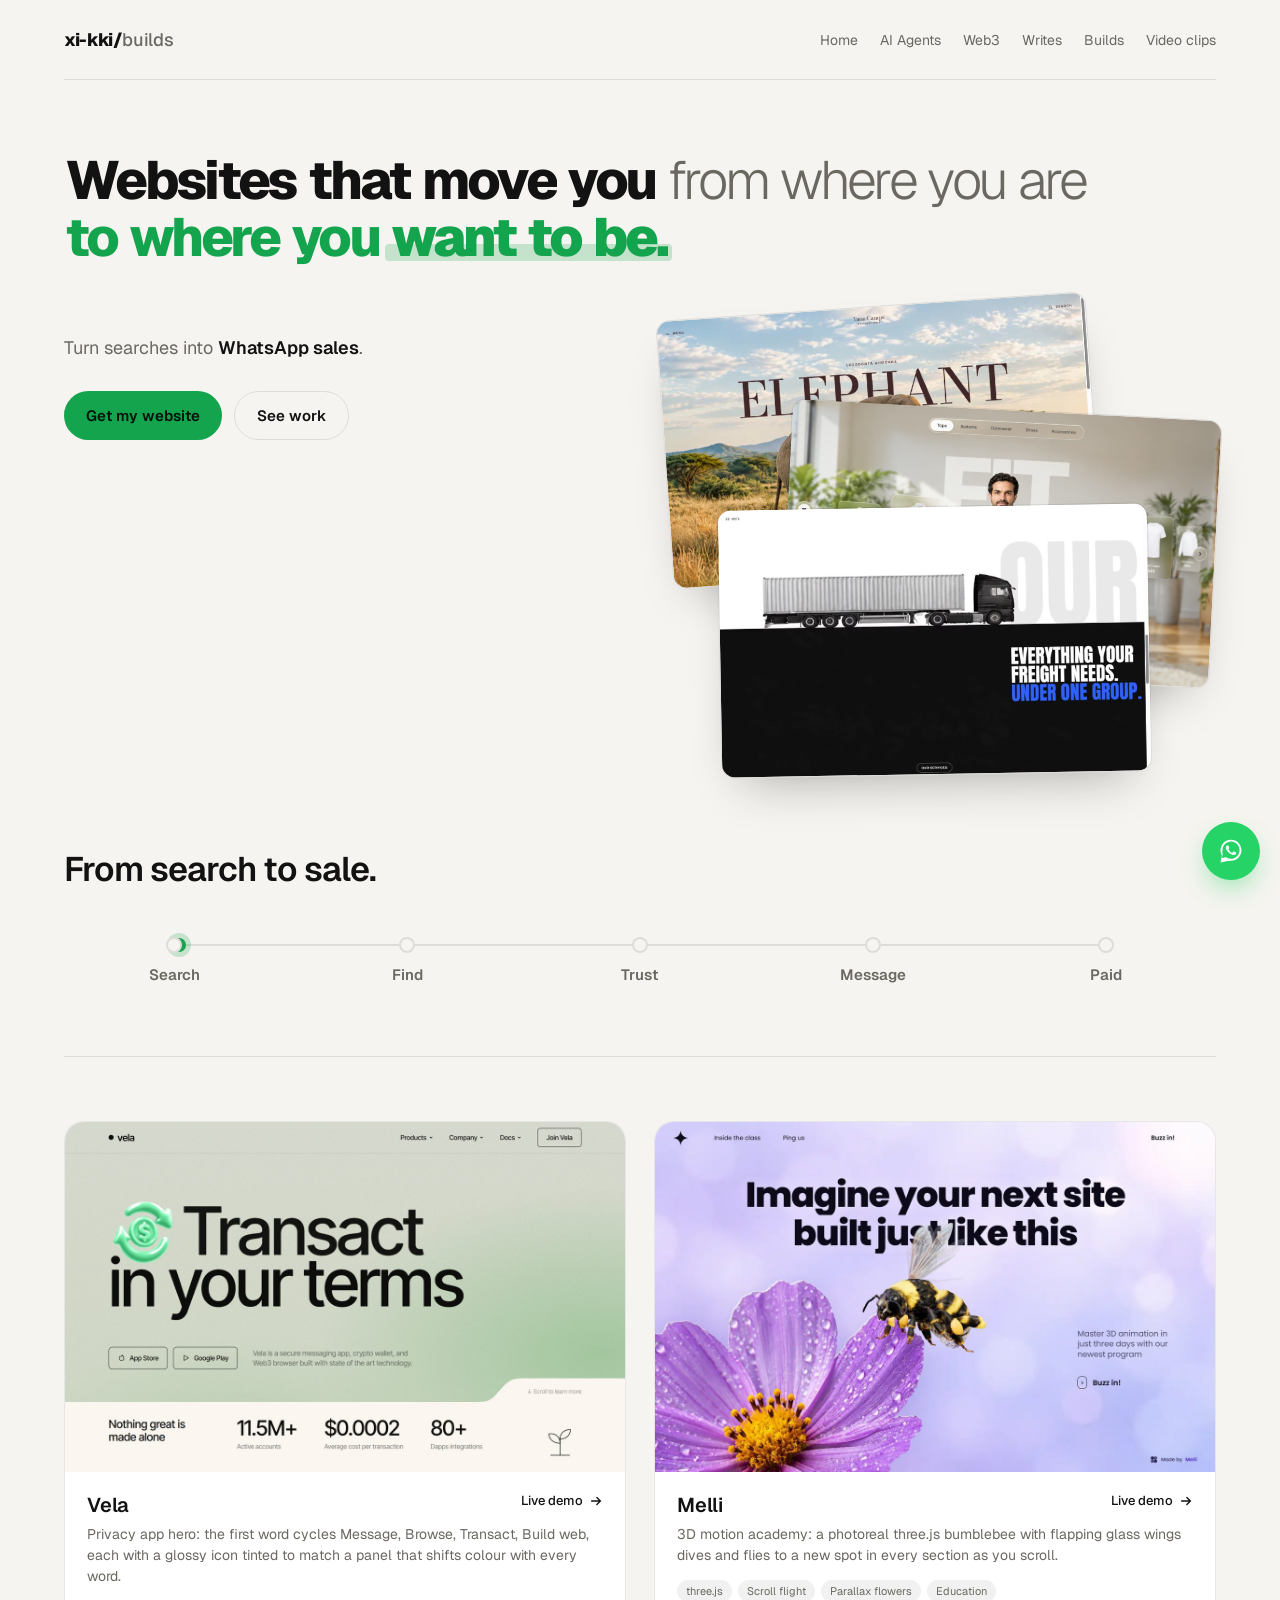
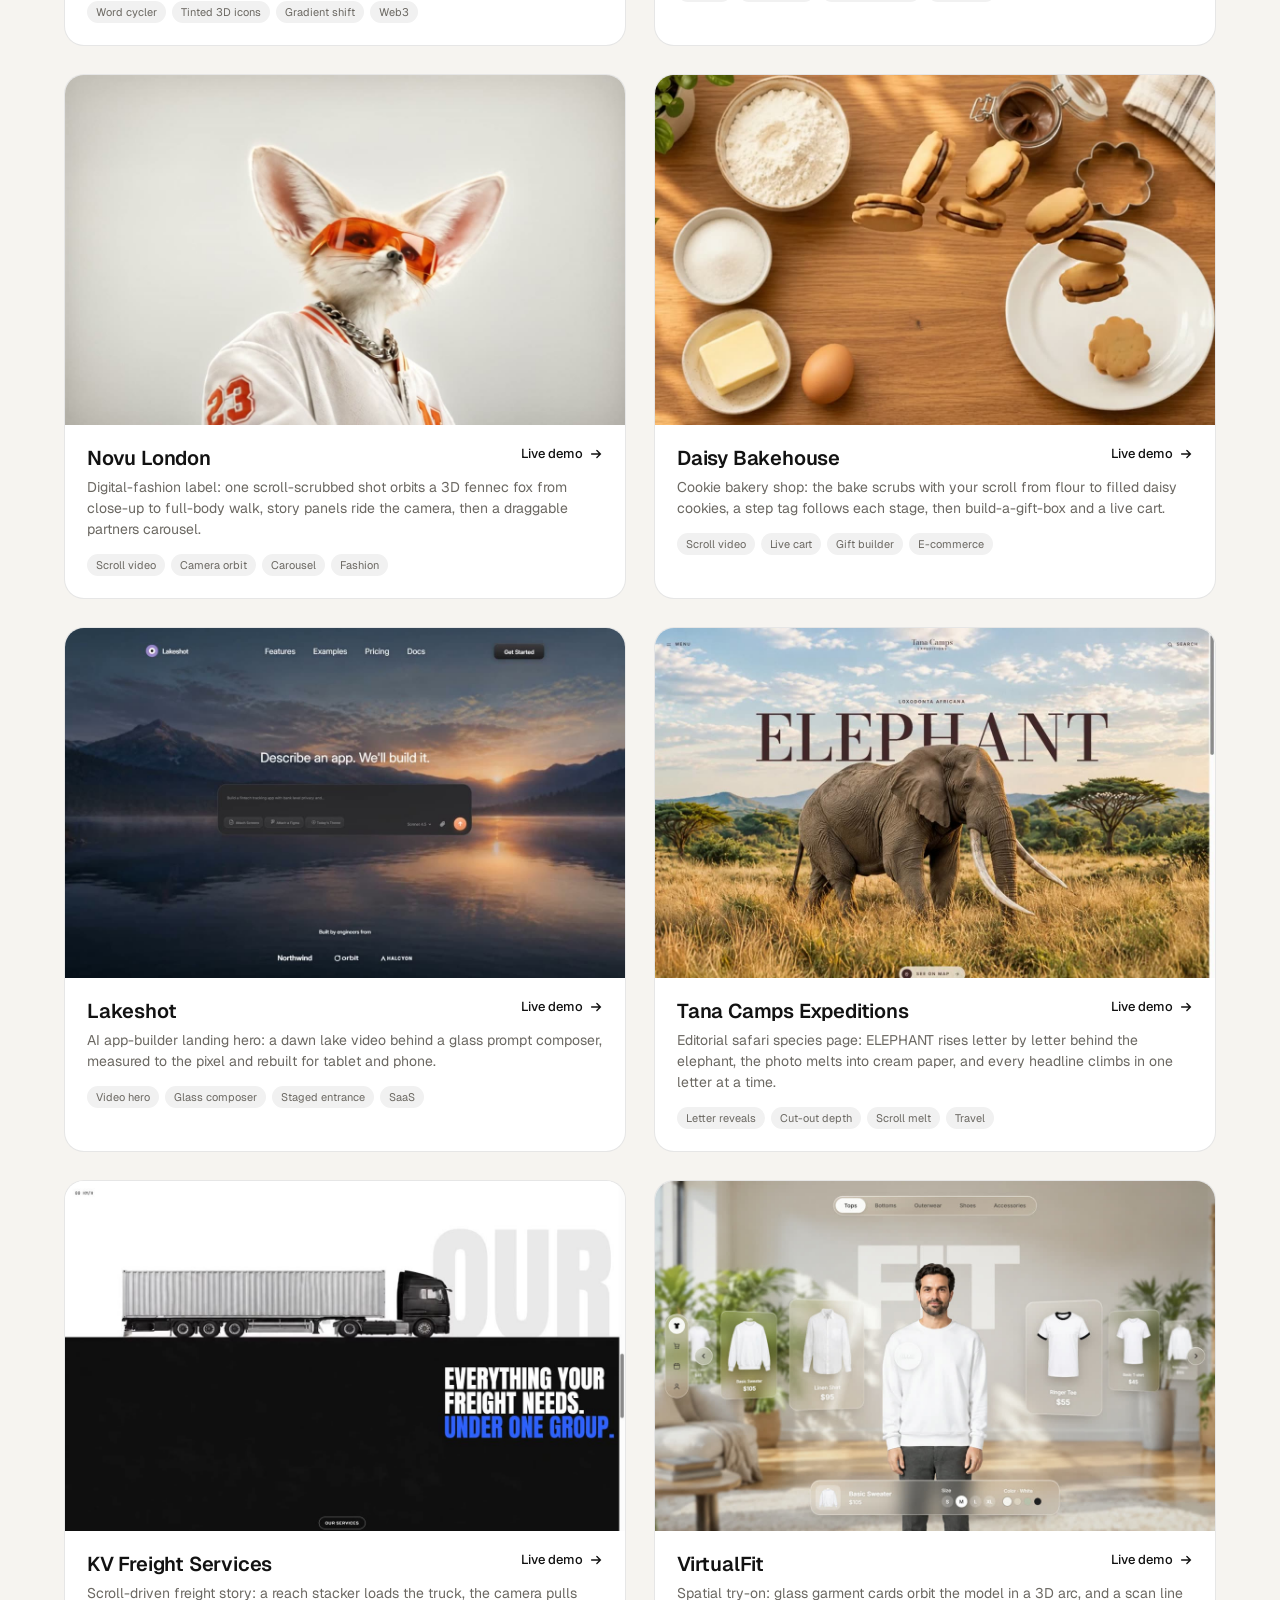
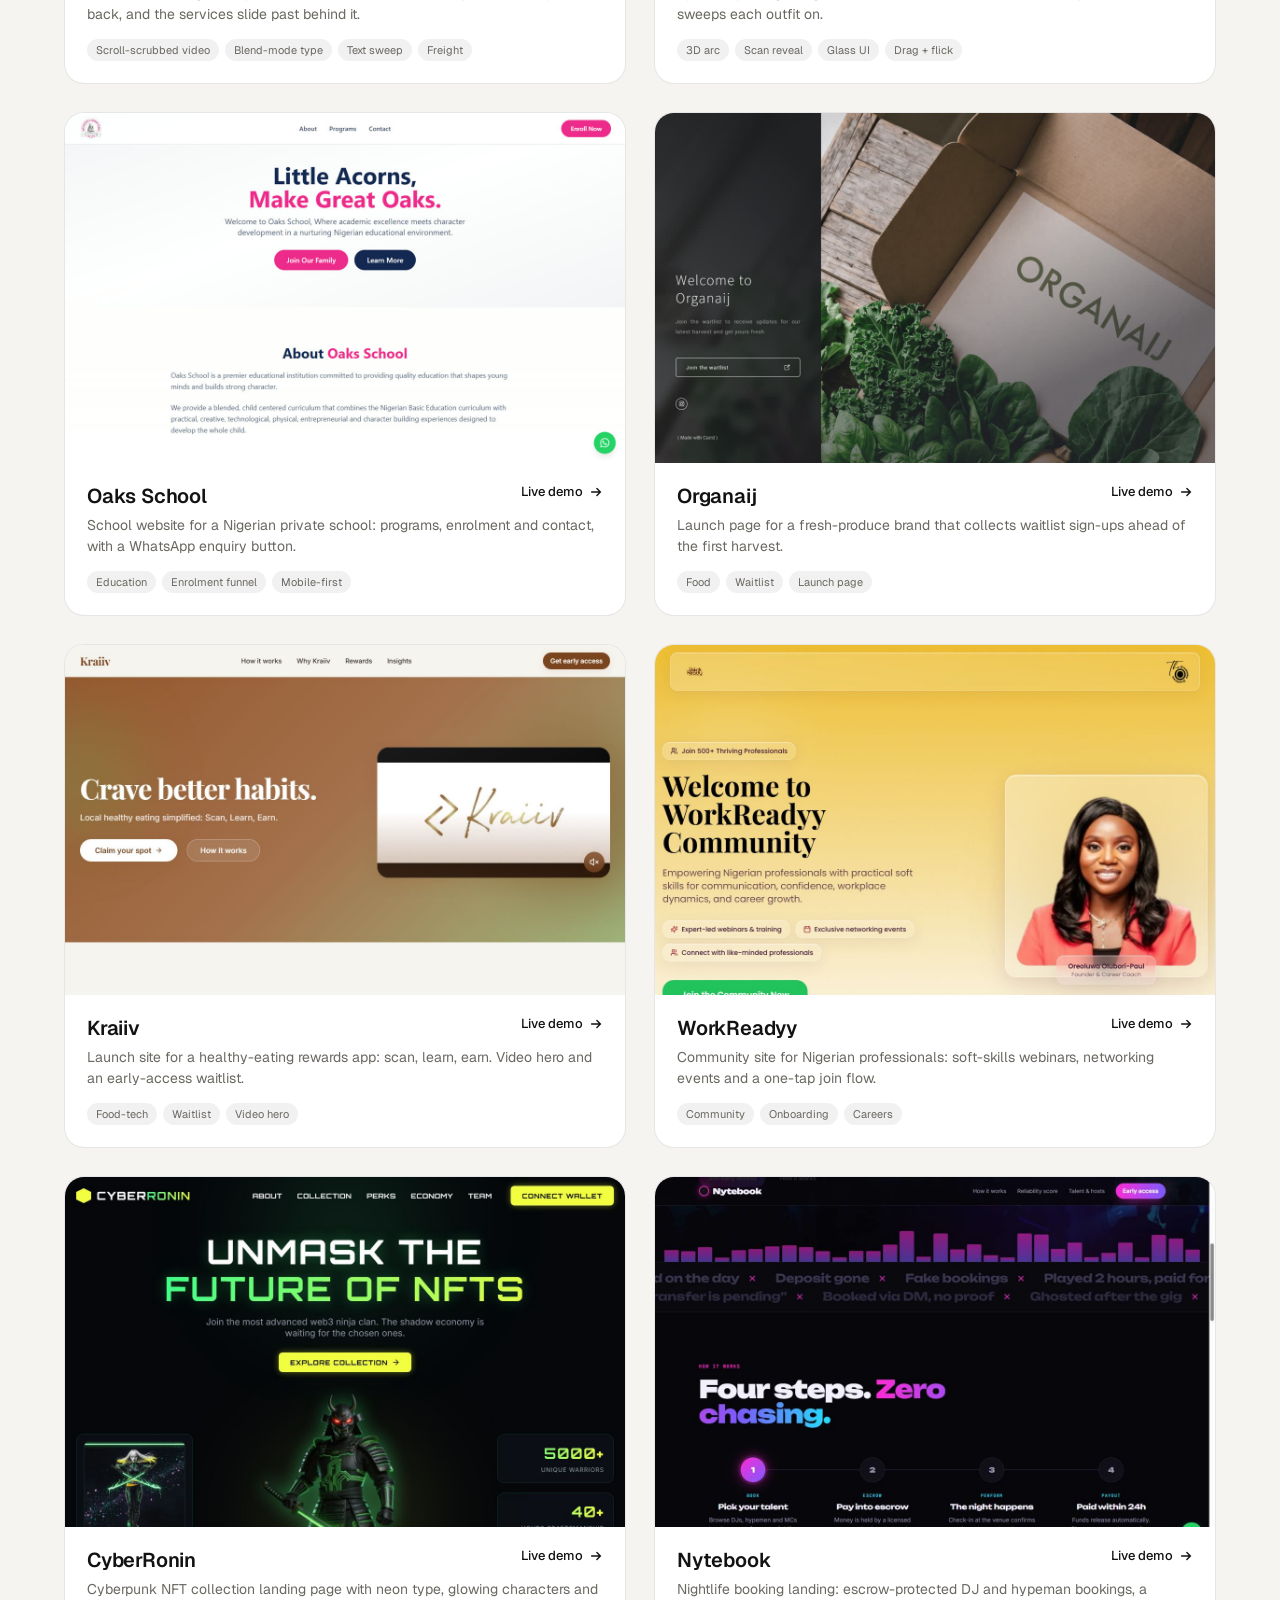
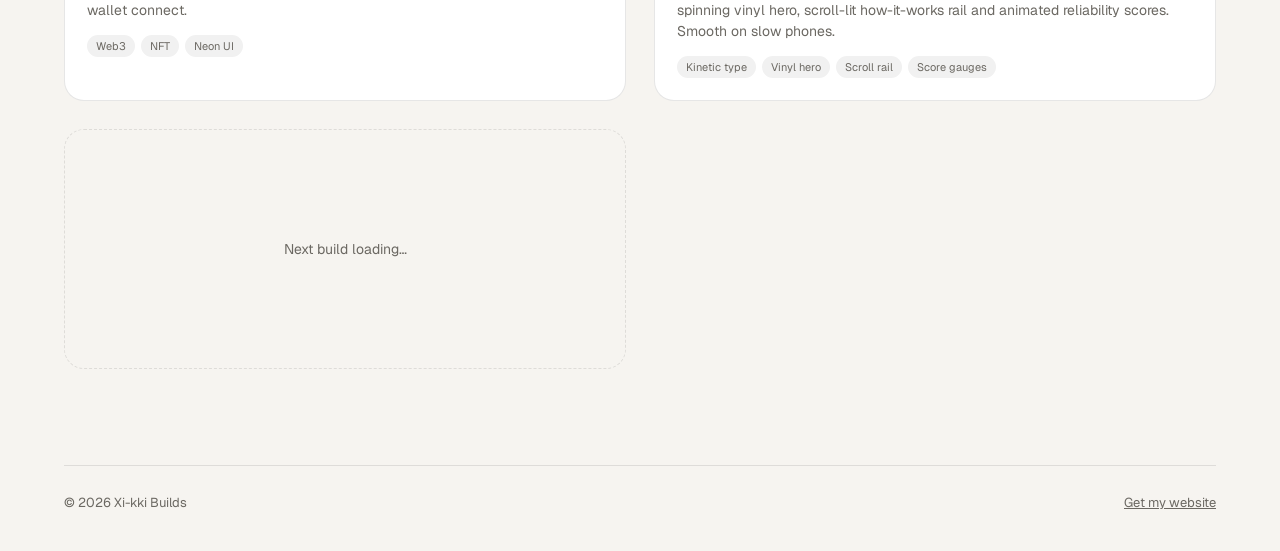
<file: index.html>
<!doctype html>
<html lang="en">
<head>
<meta charset="utf-8">
<meta name="viewport" content="width=device-width,initial-scale=1">
<title>Xi-kki Builds</title>
<meta name="description" content="Websites built by Xi-kki: motion-rich, fast, hand-coded. Live demos.">
<meta property="og:title" content="Xi-kki Builds">
<meta property="og:description" content="Motion-rich websites, hand-coded. Live demos.">
<meta property="og:image" content="https://xi-kki.github.io/builds/shots/virtualfit.jpg">
<link rel="preconnect" href="https://fonts.googleapis.com">
<link rel="preconnect" href="https://fonts.gstatic.com" crossorigin>
<link href="https://fonts.googleapis.com/css2?family=Geist:wght@300..900&display=swap" rel="stylesheet">
<style>
:root{
  --bg:#f6f4f0; --ink:#121212; --muted:#6b6862; --line:rgba(18,18,18,.10); --card:#ffffff; --chip:rgba(18,18,18,.06);
  --ease:cubic-bezier(.2,.8,.2,1); --acc:#14a44d;
}
@media (prefers-color-scheme:dark){:root:not([data-theme="light"]){--bg:#0e0e0f;--ink:#f2f0ec;--muted:#9a968f;--line:rgba(255,255,255,.10);--card:#18181a;--chip:rgba(255,255,255,.08);--acc:#3ddc84}}
:root[data-theme="dark"]{--bg:#0e0e0f;--ink:#f2f0ec;--muted:#9a968f;--line:rgba(255,255,255,.10);--card:#18181a;--chip:rgba(255,255,255,.08);--acc:#3ddc84}
*{box-sizing:border-box;margin:0;padding:0}
body{background:var(--bg);color:var(--ink);font-family:Geist,system-ui,sans-serif;-webkit-font-smoothing:antialiased;overflow-x:hidden}
a{color:inherit;text-decoration:none}
.wrap{max-width:1200px;margin:0 auto;padding:0 24px}
header{padding:28px 0;display:flex;align-items:center;justify-content:space-between;border-bottom:1px solid var(--line)}
.logo{font-weight:800;letter-spacing:-.02em;font-size:18px}
.logo span{color:var(--muted);font-weight:500}
header nav{display:flex;gap:22px;font-size:14px;color:var(--muted)}
header nav a:hover{color:var(--ink)}
.hero{padding:72px 0 64px;display:grid;grid-template-columns:1fr 1fr;grid-template-areas:"h h" "c s";gap:40px 48px;align-items:center}
.hero h1{grid-area:h}.hero .copy{grid-area:c;align-self:start}.hero .stack{grid-area:s}
.stack{position:relative;aspect-ratio:4/3.4}
.stack img{position:absolute;width:78%;height:auto;aspect-ratio:16/10;object-fit:cover;border-radius:14px;border:1px solid var(--line);box-shadow:0 24px 50px -24px color-mix(in srgb,var(--ink) 35%,transparent);transition:transform .6s var(--ease)}
.stack img:nth-child(1){left:0;top:0;transform:rotate(-4deg)}
.stack img:nth-child(2){right:0;top:22%;transform:rotate(3deg);z-index:1}
.stack img:nth-child(3){left:10%;bottom:0;transform:rotate(-1deg);z-index:2}
.stack:hover img:nth-child(1){transform:rotate(-6deg) translate(-8px,-6px)}
.stack:hover img:nth-child(2){transform:rotate(5deg) translate(8px,-4px)}
@media (max-width:860px){.hero{grid-template-columns:1fr;grid-template-areas:"h" "c" "s";gap:28px;padding:48px 0 40px}.stack{max-width:520px}}
.hero h1{font-size:clamp(30px,4.2vw,58px);line-height:1.06;letter-spacing:-.05em;font-weight:800}
.eyebrow{font-size:12px;font-weight:600;letter-spacing:.18em;text-transform:uppercase;color:var(--muted);margin-bottom:22px;display:flex;align-items:center;gap:10px}
.eyebrow i{width:8px;height:8px;border-radius:50%;background:var(--acc);box-shadow:0 0 0 0 var(--acc);animation:ping 2s infinite}
@keyframes ping{70%{box-shadow:0 0 0 10px transparent}100%{box-shadow:0 0 0 0 transparent}}
.beat{display:block;position:relative;width:fit-content;max-width:100%}
.beat .txt{display:inline-block;clip-path:inset(0 100% 0 0)}
.beat .bar{position:absolute;inset:.06em -.04em .02em;background:var(--ink);transform:scaleX(0);transform-origin:left}
.beat.paid .bar{background:var(--acc)}
.beat .lt{display:inline-block;color:var(--acc);white-space:pre}
.beat.muted .txt{color:var(--muted)}
@media (max-width:640px){.beat{width:auto}}
.kt .ln{display:block}
.kt .w{display:inline-block;overflow:hidden;vertical-align:bottom;padding:0 .02em .1em;margin-bottom:-.1em}
.kt .w>span{display:inline-block;font-weight:800}
.kt .from.past .w>span{font-weight:300;color:var(--muted)}
.kt .l2 .w>span{color:var(--acc)}
.kt .goal{position:relative;display:inline-block}
.kt .goal .w>span{font-weight:600}
.kt .goal.land .w>span{font-weight:900}
.kt .hl{position:absolute;left:-.08em;right:-.08em;bottom:.08em;height:.32em;background:color-mix(in srgb,var(--acc) 22%,transparent);border-radius:4px;transform:scaleX(0);transform-origin:left;z-index:-1}
.kt .goal{z-index:0}
@media (prefers-reduced-motion:reduce){.kt .from .w>span{font-weight:300;color:var(--muted)}.kt .goal .w>span{font-weight:900}.kt .hl{transform:none}}
.hero p{margin-top:28px;max-width:52ch;color:var(--muted);font-size:18px;line-height:1.6}
.hero p b{color:var(--ink);font-weight:600}
.cta-row{display:flex;gap:12px;flex-wrap:wrap;margin-top:28px}
.btn{display:inline-flex;align-items:center;gap:8px;padding:14px 22px;border-radius:999px;font-weight:600;font-size:15px;transition:transform .4s var(--ease),box-shadow .4s var(--ease)}
.btn.pri{background:var(--acc);color:#04120a}
.btn:active{transform:scale(.98)}
.btn.sec{border:1px solid var(--line)}
.btn:hover{transform:translateY(-2px)}
.path{padding:8px 0 72px;border-bottom:1px solid var(--line);margin-bottom:40px}
.path h2{font-size:clamp(24px,3vw,34px);font-weight:600;letter-spacing:-.03em}
.journey{margin-top:40px;position:relative;display:grid;grid-template-columns:repeat(5,1fr);gap:12px;padding-top:34px}
.journey .rail{position:absolute;top:13px;left:10%;right:10%;height:2px;background:var(--line);border-radius:2px}
.journey .fill{position:absolute;inset:0;background:var(--acc);transform:scaleX(0);transform-origin:left;border-radius:2px}
.journey .pulse{position:absolute;top:-6px;left:0;width:14px;height:14px;margin-left:-7px;border-radius:50%;background:var(--acc);box-shadow:0 0 0 5px color-mix(in srgb,var(--acc) 22%,transparent)}
.step{text-align:center;position:relative}
.step .dot{position:absolute;top:-28px;left:50%;width:16px;height:16px;margin-left:-8px;border-radius:50%;background:var(--bg);border:2px solid var(--line);transition:background .3s,border-color .3s,transform .3s var(--ease)}
.step.on .dot{background:var(--acc);border-color:var(--acc);transform:scale(1.25)}
.step b{display:block;font-size:15px;font-weight:600;transition:color .3s}
.step span{display:block;font-size:13px;color:var(--muted);margin-top:4px;line-height:1.4}
.step:not(.on) b{color:var(--muted)}
.step.last.on b{color:var(--acc)}
@media (max-width:700px){
  .journey{grid-template-columns:1fr;gap:18px;padding:0 0 0 34px}
  .journey .rail{top:6px;bottom:6px;left:7px;right:auto;width:2px;height:auto}
  .journey .fill{transform:scaleY(0);transform-origin:top}
  .journey .pulse{left:-6px!important;top:0;margin:0}
  .step{text-align:left}.step .dot{top:2px;left:-34px;margin:0}
}
@media (prefers-reduced-motion:reduce){.beat .txt{clip-path:none}.step .dot{background:var(--acc);border-color:var(--acc)}.step b{color:var(--ink)!important}.journey .pulse{display:none}}
.meta{display:flex;gap:10px;margin-top:28px;flex-wrap:wrap}
.chip{font-size:12px;font-weight:500;padding:7px 12px;border-radius:999px;background:var(--chip)}
.grid{display:grid;grid-template-columns:repeat(auto-fill,minmax(min(100%,520px),1fr));gap:28px;padding:24px 0 96px}
.build{display:block;background:var(--card);border:1px solid var(--line);border-radius:20px;overflow:hidden;transition:transform .6s var(--ease),box-shadow .6s var(--ease)}
.build:hover{transform:translateY(-4px);box-shadow:0 30px 60px -30px rgba(0,0,0,.35)}
.shot{aspect-ratio:16/10;overflow:hidden;background:var(--chip)}
.shot img{width:100%;height:100%;object-fit:cover;display:block;transition:transform 1.2s var(--ease)}
.build:hover .shot img{transform:scale(1.04)}
.info{padding:20px 22px 22px;display:grid;grid-template-columns:1fr auto;gap:6px 16px;align-items:start}
.info h2{font-size:20px;font-weight:600;letter-spacing:-.01em}
.info p{grid-column:1/-1;color:var(--muted);font-size:14px;line-height:1.5}
.go{font-size:13px;font-weight:500;display:flex;align-items:center;gap:6px;white-space:nowrap}
.go svg{transition:transform .5s var(--ease)}
.build:hover .go svg{transform:translateX(4px)}
.tags{grid-column:1/-1;display:flex;gap:6px;flex-wrap:wrap;margin-top:8px}
.tags span{font-size:11px;padding:4px 9px;border-radius:999px;background:var(--chip);color:var(--muted)}
.soon{display:grid;place-items:center;min-height:240px;border:1px dashed var(--line);border-radius:20px;color:var(--muted);font-size:14px}
footer{border-top:1px solid var(--line);padding:28px 0 40px;color:var(--muted);font-size:13px;display:flex;justify-content:space-between;gap:16px;flex-wrap:wrap}
.wa{position:fixed;right:20px;bottom:20px;z-index:50;width:58px;height:58px;border-radius:50%;background:#25d366;display:grid;place-items:center;box-shadow:0 12px 30px -10px rgba(37,211,102,.7);transition:transform .5s var(--ease)}
.wa:hover{transform:scale(1.08)}
.reveal{opacity:0;transform:translateY(18px);transition:opacity .9s var(--ease),transform .9s var(--ease)}
.reveal.in{opacity:1;transform:none}
@media (prefers-reduced-motion:reduce){.reveal{opacity:1;transform:none;transition:none}}
@media (max-width:600px){.wrap{padding:0 16px}.hero{padding:56px 0 36px}header nav{gap:12px;flex-wrap:wrap;font-size:13px}}
</style>
</head>
<body>
<div class="wrap">
  <header>
    <a class="logo" href="/">xi-kki/<span>builds</span></a>
    <nav><a href="https://xi-kki.github.io/">Home</a><a href="/agents/">AI Agents</a><a href="/web3/">Web3</a><a href="/writes/">Writes</a><a href="/builds/" aria-current="page">Builds</a><a href="/video/">Video clips</a></nav>
  </header>

  <section class="hero">
      <h1 class="kt" aria-label="Websites that move you from where you are to where you want to be.">
        <span class="ln" aria-hidden="true"><span class="w"><span>Websites</span></span> <span class="w"><span>that</span></span> <span class="w"><span>move</span></span> <span class="w"><span>you</span></span> <span class="from"><span class="w"><span>from</span></span> <span class="w"><span>where</span></span> <span class="w"><span>you</span></span> <span class="w"><span>are</span></span></span></span>
        <span class="ln l2" aria-hidden="true"><span class="w"><span>to</span></span> <span class="w"><span>where</span></span> <span class="w"><span>you</span></span> <span class="goal"><span class="w"><span>want</span></span> <span class="w"><span>to</span></span> <span class="w"><span>be.</span></span><i class="hl"></i></span></span>
      </h1>
    <div class="copy">
      <p class="reveal">Turn searches into <b>WhatsApp sales</b>.</p>
      <div class="cta-row reveal"><a class="btn pri" href="https://wa.me/2349066339975?text=Hi%20Xi-kki%2C%20I%27d%20like%20a%20website%20that%20brings%20me%20customers" target="_blank" rel="noopener">Get my website</a><a class="btn sec" href="#work">See work</a></div>
    </div>
    <div class="stack reveal" aria-hidden="true">
      <img src="shots/tana-camps.jpg" alt="" width="1200" height="750">
      <img src="shots/virtualfit.jpg" alt="" width="1200" height="750">
      <img src="shots/kv-freight.jpg" alt="" width="1200" height="750">
    </div>
  </section>

  <section class="path">
    <h2>From search to sale.</h2>
    <div class="journey" id="journey" aria-label="How a website turns a search into a sale">
      <div class="rail"><div class="fill"></div><div class="pulse"></div></div>
      <div class="step"><i class="dot"></i><b>Search</b></div>
      <div class="step"><i class="dot"></i><b>Find</b></div>
      <div class="step"><i class="dot"></i><b>Trust</b></div>
      <div class="step"><i class="dot"></i><b>Message</b></div>
      <div class="step last"><i class="dot"></i><b>Paid</b></div>
    </div>
  </section>

  <main id="work" class="grid"></main>

  <footer><span>© <span id="yr"></span> Xi-kki Builds</span><span><a href="https://wa.me/2349066339975?text=Hi%20Xi-kki%2C%20I%27d%20like%20a%20website" target="_blank" rel="noopener" style="text-decoration:underline">Get my website</a></span></footer>
</div>
<a class="wa" href="https://wa.me/2349066339975?text=Hi%20Xi-kki%2C%20I%27d%20like%20a%20website" target="_blank" rel="noopener" aria-label="Get my website on WhatsApp">
  <svg viewBox="0 0 32 32" width="28" height="28" fill="#fff" aria-hidden="true"><path d="M16.04 3C9.4 3 4 8.38 4 15c0 2.12.56 4.18 1.62 6L4 29l8.2-1.6A12.1 12.1 0 0 0 16.04 27C22.66 27 28 21.62 28 15S22.66 3 16.04 3zm0 21.8c-1.86 0-3.66-.5-5.24-1.44l-.38-.22-4.86.95.97-4.73-.25-.4A9.7 9.7 0 0 1 6.3 15c0-5.38 4.37-9.76 9.74-9.76 5.36 0 9.72 4.38 9.72 9.76s-4.36 9.8-9.72 9.8zm5.34-7.3c-.3-.15-1.73-.85-2-.95-.27-.1-.46-.15-.66.15-.2.3-.76.95-.93 1.14-.17.2-.34.22-.63.07-.3-.15-1.24-.46-2.37-1.46a8.9 8.9 0 0 1-1.64-2.04c-.17-.3-.02-.45.13-.6.13-.13.3-.34.44-.51.15-.17.2-.3.3-.49.1-.2.05-.37-.03-.52-.07-.15-.66-1.58-.9-2.17-.24-.57-.48-.49-.66-.5h-.56c-.2 0-.51.07-.78.37-.27.3-1.02 1-1.02 2.42s1.05 2.81 1.2 3c.15.2 2.06 3.14 5 4.4.7.3 1.24.48 1.67.62.7.22 1.34.19 1.84.12.56-.08 1.73-.7 1.97-1.38.25-.68.25-1.27.17-1.39-.07-.12-.27-.2-.56-.34z"/></svg>
</a>
<script>
// Add new builds here (newest first). shot = 1200px jpg in /shots
const BUILDS=[
  {slug:'vela', title:'Vela', note:'Concept demo', blurb:'Privacy app hero: the first word cycles Message, Browse, Transact, Build web, each with a glossy icon tinted to match a panel that shifts colour with every word.', tags:['Word cycler','Tinted 3D icons','Gradient shift','Web3']},
  {slug:'melli', title:'Melli', note:'Concept demo', blurb:'3D motion academy: a photoreal three.js bumblebee with flapping glass wings dives and flies to a new spot in every section as you scroll.', tags:['three.js','Scroll flight','Parallax flowers','Education']},
  {slug:'novu', title:'Novu London', note:'Concept demo', blurb:'Digital-fashion label: one scroll-scrubbed shot orbits a 3D fennec fox from close-up to full-body walk, story panels ride the camera, then a draggable partners carousel.', tags:['Scroll video','Camera orbit','Carousel','Fashion']},
  {slug:'daisy', title:'Daisy Bakehouse', note:'Concept demo', blurb:'Cookie bakery shop: the bake scrubs with your scroll from flour to filled daisy cookies, a step tag follows each stage, then build-a-gift-box and a live cart.', tags:['Scroll video','Live cart','Gift builder','E-commerce']},
  {slug:'lakeshot', title:'Lakeshot', note:'Concept demo', blurb:'AI app-builder landing hero: a dawn lake video behind a glass prompt composer, measured to the pixel and rebuilt for tablet and phone.', tags:['Video hero','Glass composer','Staged entrance','SaaS']},
  {slug:'tana-camps', title:'Tana Camps Expeditions', note:'Concept demo', blurb:'Editorial safari species page: ELEPHANT rises letter by letter behind the elephant, the photo melts into cream paper, and every headline climbs in one letter at a time.', tags:['Letter reveals','Cut-out depth','Scroll melt','Travel']},
  {slug:'kv-freight', title:'KV Freight Services', blurb:'Scroll-driven freight story: a reach stacker loads the truck, the camera pulls back, and the services slide past behind it.', tags:['Scroll-scrubbed video','Blend-mode type','Text sweep','Freight']},
  {slug:'virtualfit', title:'VirtualFit', note:'Concept demo', blurb:'Spatial try-on: glass garment cards orbit the model in a 3D arc, and a scan line sweeps each outfit on.', tags:['3D arc','Scan reveal','Glass UI','Drag + flick']},
  {slug:'oaks-school', url:'https://oaks-school.vercel.app/', title:'Oaks School', blurb:'School website for a Nigerian private school: programs, enrolment and contact, with a WhatsApp enquiry button.', tags:['Education','Enrolment funnel','Mobile-first']},
  {slug:'organaij', url:'https://organaij.carrd.co/', title:'Organaij', blurb:'Launch page for a fresh-produce brand that collects waitlist sign-ups ahead of the first harvest.', tags:['Food','Waitlist','Launch page']},
  {slug:'kraiiv', url:'https://kraiiv.xyz/', title:'Kraiiv', blurb:'Launch site for a healthy-eating rewards app: scan, learn, earn. Video hero and an early-access waitlist.', tags:['Food-tech','Waitlist','Video hero']},
  {slug:'workreadyy', url:'https://workreadyy.vercel.app/', title:'WorkReadyy', blurb:'Community site for Nigerian professionals: soft-skills webinars, networking events and a one-tap join flow.', tags:['Community','Onboarding','Careers']},
  {slug:'cyberronin', url:'https://cyberonnin.netlify.app/', title:'CyberRonin', blurb:'Cyberpunk NFT collection landing page with neon type, glowing characters and wallet connect.', tags:['Web3','NFT','Neon UI']},
  {slug:'nytebook', title:'Nytebook', note:'Concept demo', blurb:'Nightlife booking landing: escrow-protected DJ and hypeman bookings, a spinning vinyl hero, scroll-lit how-it-works rail and animated reliability scores. Smooth on slow phones.', tags:['Kinetic type','Vinyl hero','Scroll rail','Score gauges']},
];
const grid=document.getElementById('work');
grid.innerHTML=BUILDS.map(b=>`
  <a class="build reveal" href="${b.url||'./'+b.slug+'/'}"${b.url?' target="_blank" rel="noopener"':''}>
    <div class="shot"><img src="shots/${b.slug}.jpg" alt="${b.title} screenshot" loading="lazy" width="1200" height="750"></div>
    <div class="info">
      <h2>${b.title}</h2>
      <span class="go">Live demo <svg width="14" height="14" viewBox="0 0 16 16" fill="none" stroke="currentColor" stroke-width="1.6" stroke-linecap="round"><path d="M3 8h10M9 4l4 4-4 4"/></svg></span>
      <p>${b.blurb}</p>
      <div class="tags">${b.tags.map(t=>`<span>${t}</span>`).join('')}</div>
    </div>
  </a>`).join('')+`<div class="soon reveal">Next build loading…</div>`;
document.getElementById('yr').textContent=new Date().getFullYear();
const io=new IntersectionObserver(es=>es.forEach(e=>{if(e.isIntersecting){e.target.classList.add('in');io.unobserve(e.target)}}),{threshold:.12});
// kinetic headline: rise in, "where you are" fades to light/grey (left behind),
// "to where you want to be." travels in forward, lands heavy, highlight sweeps behind the goal
const calm=matchMedia('(prefers-reduced-motion: reduce)').matches, O='cubic-bezier(.16,1,.3,1)';
(()=>{const h=document.querySelector('.kt'); if(!h)return;
  const l1=[...h.querySelectorAll('.ln:first-child .w>span')], l2=[...h.querySelectorAll('.l2 .w>span')];
  const from=h.querySelector('.from'), goal=h.querySelector('.goal'), hl=h.querySelector('.hl');
  if(calm){from.classList.add('past');goal.classList.add('land');return}
  l1.forEach((w,i)=>w.animate([{transform:'translateY(105%)'},{transform:'none'}],{duration:700,delay:120+i*70,easing:O,fill:'backwards'}));
  const t1=120+l1.length*70+500;
  const mut=getComputedStyle(document.documentElement).getPropertyValue('--muted').trim(), ink=getComputedStyle(document.documentElement).getPropertyValue('--ink').trim();
  from.querySelectorAll('.w>span').forEach((w,i)=>w.animate([{fontWeight:800,color:ink},{fontWeight:300,color:mut}],{duration:900,delay:t1+i*60,easing:O,fill:'forwards'}));
  l2.forEach((w,i)=>w.animate([{transform:'translateX(-.6em)',clipPath:'inset(0 100% 0 0)'},{transform:'none',clipPath:'inset(0 0 0 0)'}],{duration:650,delay:t1+250+i*90,easing:O,fill:'backwards'}));
  const t2=t1+250+l2.length*90+350;
  goal.querySelectorAll('.w>span').forEach((w,i)=>w.animate([{fontWeight:600},{fontWeight:900}],{duration:800,delay:t2+i*70,easing:O,fill:'forwards'}));
  hl.animate([{transform:'scaleX(0)'},{transform:'scaleX(1)'}],{duration:700,delay:t2+150,easing:O,fill:'forwards'});
})();
// customer journey: pulse travels the rail lighting each step, then resets
(()=>{const j=document.getElementById('journey'),steps=[...j.querySelectorAll('.step')],fill=j.querySelector('.fill'),pulse=j.querySelector('.pulse');
  if(calm){steps.forEach(s=>s.classList.add('on'));fill.style.transform='none';return}
  const vert=()=>matchMedia('(max-width:700px)').matches, STEP=900, N=steps.length;
  const run=()=>{steps.forEach(s=>s.classList.remove('on'));const v=vert(),T=STEP*(N-1);
    fill.animate([{transform:v?'scaleY(0)':'scaleX(0)'},{transform:'none'}],{duration:T,easing:'linear',fill:'forwards'});
    pulse.animate(v?[{top:'0%'},{top:'100%'}]:[{left:'0%'},{left:'100%'}],{duration:T,easing:'linear',fill:'forwards'});
    steps.forEach((s,i)=>setTimeout(()=>s.classList.add('on'),i*STEP));
    setTimeout(run,T+2600);};
  new IntersectionObserver((es,o)=>{if(es[0].isIntersecting){o.disconnect();setTimeout(run,1800)}}).observe(j);
})();
document.querySelectorAll('.reveal').forEach((el,i)=>{el.style.transitionDelay=(i%4)*80+'ms';io.observe(el)});
</script>
</body>
</html>
</file>
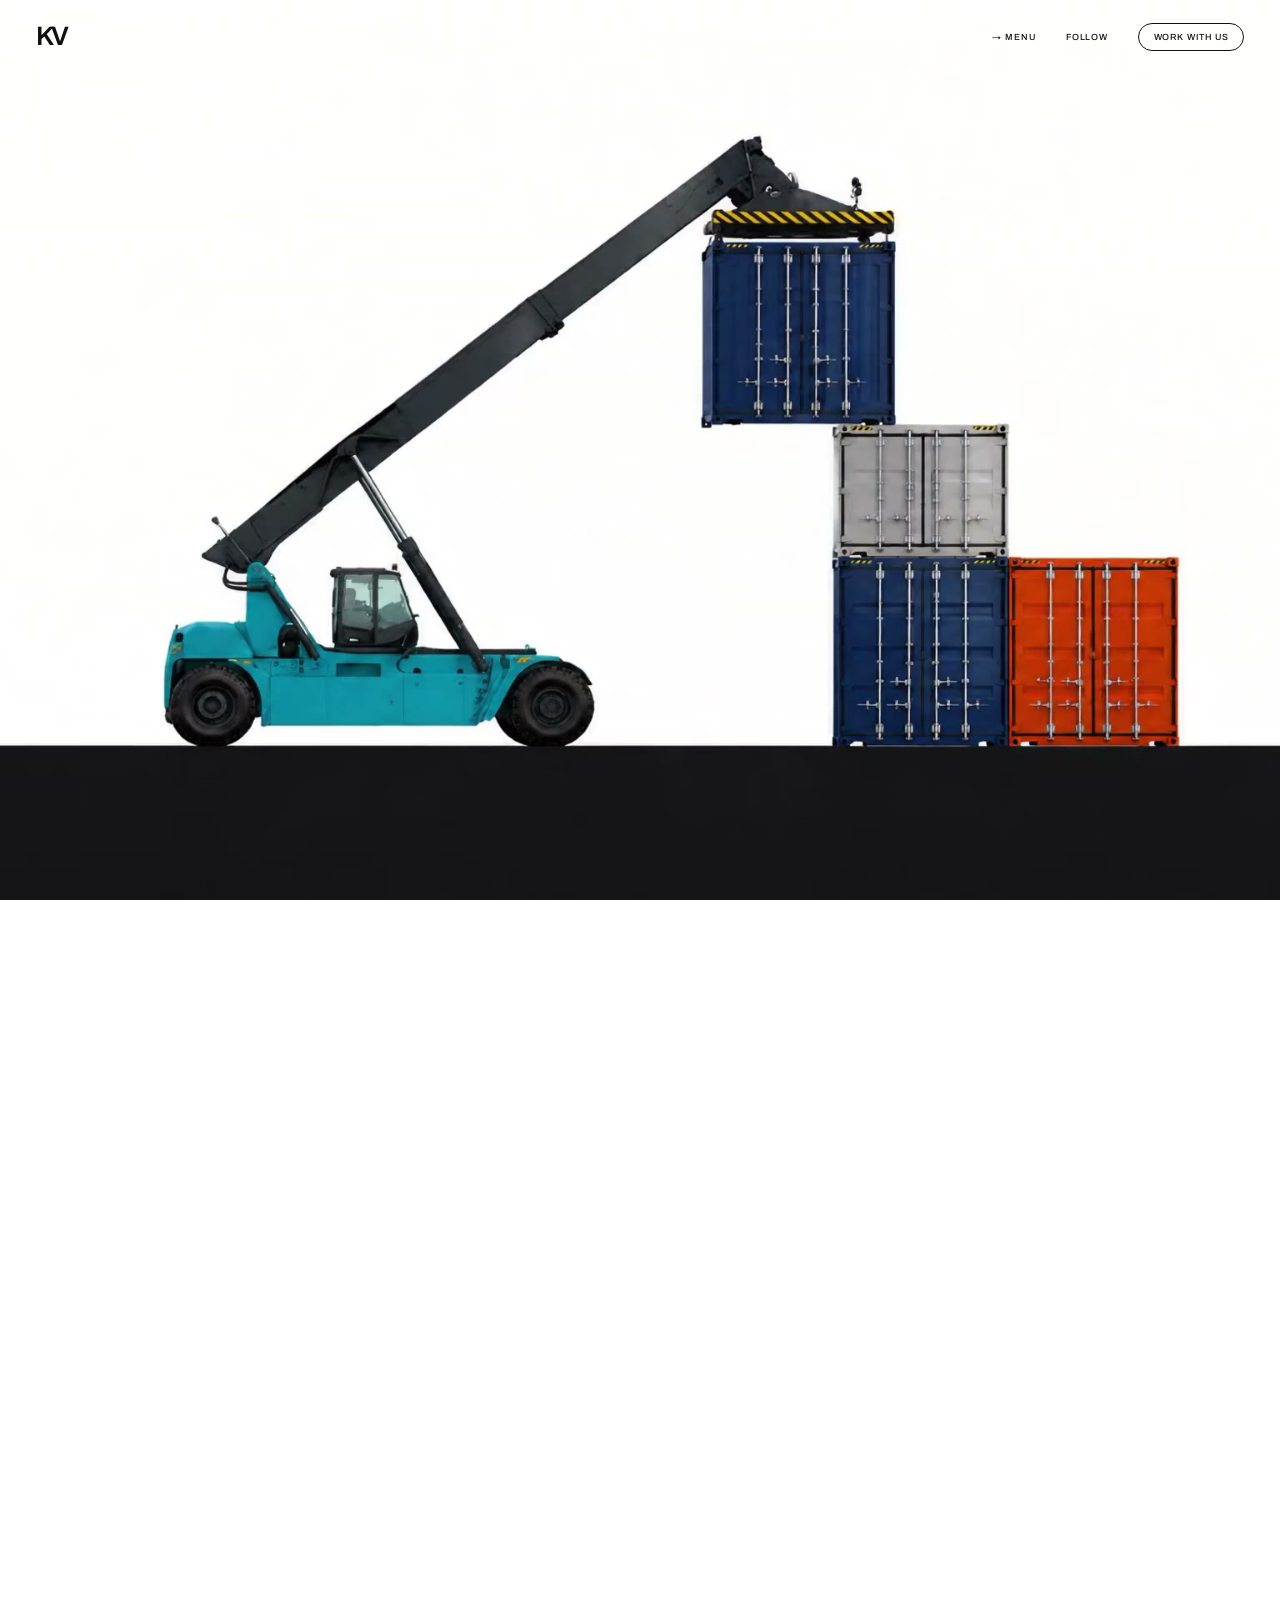
<file: kv-freight/index.html>
<!doctype html>
<html lang="en">
<head>
<meta charset="utf-8">
<meta name="viewport" content="width=device-width,initial-scale=1">
<title>KV Freight Services</title>
<meta name="description" content="Air, ocean, customs, warehousing and project cargo under one freight group.">
<meta name="theme-color" content="#ffffff">
<link rel="preconnect" href="https://fonts.googleapis.com">
<link rel="preconnect" href="https://fonts.gstatic.com" crossorigin>
<link href="https://fonts.googleapis.com/css2?family=Anton&family=Archivo:wght@400..600&family=JetBrains+Mono:wght@400&display=swap" rel="stylesheet">
<link rel="preload" as="image" href="media/poster.jpg">
<style>
:root{
  --ink:#111; --cobalt:#2f63ff; --giant:#e9e9e9;
  --u:min(calc(100vw / 1440), calc(100vh / 960));
  --edge-px:72vh; --ph:0;
}
@media (max-width:767px), (orientation:portrait){ :root{ --u:min(calc(100vw / 430), 1.4px); } }
*{box-sizing:border-box;margin:0;padding:0}
html,body{background:#fff;color:var(--ink);font-family:Archivo,system-ui,sans-serif;-webkit-font-smoothing:antialiased}
body{overflow-x:hidden}
a{color:inherit;text-decoration:none}

.track{position:relative;background:#fff;height:500vh}

/* nav scrolls away with the track */
.nav{position:absolute;top:0;left:0;right:0;z-index:20;display:flex;align-items:center;justify-content:space-between;padding:calc(26*var(--u)) calc(40*var(--u))}
.logo{font-weight:600;font-size:calc(30*var(--u));letter-spacing:-.06em;line-height:1}
.nav-r{display:flex;align-items:center;gap:calc(34*var(--u));font-weight:500;font-size:calc(10*var(--u));text-transform:uppercase;letter-spacing:.1em}
.nav-r a{transition:opacity .3s}
.nav-r a:hover{opacity:.55}
.pill-o{border:1px solid currentColor;border-radius:999px;padding:calc(9*var(--u)) calc(16*var(--u))}
.nav-r .pill-o:hover{opacity:1;background:var(--ink);color:#fff}

/* sticky scene */
.scene{position:sticky;top:0;height:100vh;height:100lvh;overflow:hidden;background:linear-gradient(#fff var(--split,60vh),#111 var(--split,60vh))}
video{position:absolute;left:0;top:0;width:1920px;height:1080px;transform-origin:0 0;pointer-events:none;background:transparent}

.giant{position:absolute;left:0;top:var(--edge-px);z-index:2;font-family:Anton,Impact,sans-serif;font-size:calc(330*var(--u));line-height:.8;color:var(--giant);white-space:nowrap;width:max-content;mix-blend-mode:darken;transform:translate3d(100vw,-100%,0);will-change:transform;pointer-events:none;user-select:none}

.speed{position:absolute;left:calc(26*var(--u));top:calc(52*var(--u));z-index:5;font-family:"JetBrains Mono",ui-monospace,monospace;font-size:calc(10.5*var(--u));letter-spacing:.04em;opacity:var(--ph);transition:opacity .6s ease}

.band{position:absolute;left:0;right:0;top:var(--edge-px);bottom:0;z-index:3;color:#fff}
.strip{position:absolute;left:0;top:calc(76*var(--u));display:flex;align-items:flex-start;gap:calc(120*var(--u));width:max-content;transform:translate3d(100vw,0,0);will-change:transform}
.lead{display:flex;gap:calc(64*var(--u));align-items:flex-start}
.lead h2{font-family:Anton,Impact,sans-serif;font-weight:400;font-size:calc(64*var(--u));line-height:.98;white-space:nowrap}
.lead h2 span{display:block}
.lead h2 .c{color:var(--cobalt)}
.lead .copy{width:calc(250*var(--u));display:flex;flex-direction:column;gap:calc(12*var(--u));font-size:calc(12*var(--u));line-height:1.5;color:rgba(255,255,255,.62);padding-top:calc(6*var(--u))}
.cards{display:flex}
.card{width:calc(270*var(--u));padding:0 calc(30*var(--u));border-left:1px solid rgba(255,255,255,.12);--s:-40%}
.card:first-child{border-left:0;padding-left:0}
.card svg{width:calc(38*var(--u));height:calc(38*var(--u));display:block;margin-bottom:calc(22*var(--u));stroke:#fff;fill:none;stroke-width:1.4;stroke-linecap:round;stroke-linejoin:round}
.card h3,.card p{background:linear-gradient(90deg,#fff calc(var(--s) - 34%),var(--cobalt) calc(var(--s) - 6%),transparent calc(var(--s) + 26%));-webkit-background-clip:text;background-clip:text;color:transparent}
.card h3{font-family:Anton,Impact,sans-serif;font-weight:400;font-size:calc(26*var(--u));line-height:1;margin-bottom:calc(14*var(--u))}
.card p{font-size:calc(12.4*var(--u));line-height:1.5}

.svc{position:absolute;left:50%;bottom:calc(36*var(--u));z-index:4;font-weight:500;font-size:calc(10*var(--u));text-transform:uppercase;letter-spacing:.1em;color:#fff;border:1px solid rgba(255,255,255,.55);border-radius:999px;padding:calc(9*var(--u)) calc(16*var(--u));opacity:var(--ph);transform:translate3d(-50%,calc((1 - var(--ph)) * 24px),0);transition:opacity .7s cubic-bezier(.2,.8,.2,1),transform .7s cubic-bezier(.2,.8,.2,1)}

/* phones / portrait */
@media (max-width:767px), (orientation:portrait){
  .nav{padding:20px 20px}
  .logo{font-size:26px}
  .nav-r{font-size:10px;gap:16px}
  .nav-r .follow{display:none}
  .pill-o{padding:8px 13px}
  .giant{font-size:calc(180*var(--u))}
  .speed{left:20px;top:22px;font-size:11px}
  .strip{top:calc(44*var(--u));gap:calc(56*var(--u));padding-left:22px}
  .lead{flex-direction:column;gap:calc(20*var(--u))}
  .lead h2{font-size:calc(46*var(--u))}
  .lead .copy{width:calc(300*var(--u));font-size:calc(13*var(--u))}
  .card{width:calc(250*var(--u))}
  .card h3{font-size:calc(26*var(--u))}
  .card p{font-size:calc(13*var(--u))}
  .svc{font-size:10px}
}
@media (prefers-reduced-motion:reduce){.svc,.speed{transition:none}}
</style>
</head>
<body>
<div class="track" id="track">
  <nav class="nav">
    <a class="logo" href="./" aria-label="KV home">KV</a>
    <div class="nav-r">
      <a href="#" class="menu">→ Menu</a>
      <a href="#" class="follow">Follow</a>
      <a href="#" class="pill-o">Work with us</a>
    </div>
  </nav>

  <div class="scene" id="scene">
    <video id="clip" muted playsinline preload="auto" poster="media/poster.jpg" disablepictureinpicture disableremoteplayback aria-hidden="true"></video>

    <div class="giant" id="giant" aria-hidden="true">OUR SERVICES</div>

    <div class="speed" aria-hidden="true"><span id="spd">00</span> KM/H</div>

    <section class="band" aria-label="Our services">
      <div class="strip" id="strip">
        <div class="lead">
          <h2><span>EVERYTHING YOUR</span><span>FREIGHT NEEDS.</span><span class="c">UNDER ONE GROUP.</span></h2>
          <div class="copy">
            <p>From air to sea, from customs clearance to the last mile, we bring decades of practice to every freight discipline.</p>
            <p>One integrated network means one partner, one point of contact and full visibility from origin to destination.</p>
          </div>
        </div>
        <div class="cards">
          <article class="card">
            <svg viewBox="0 0 24 24" aria-hidden="true"><path d="M17.8 19.2 16 11l3.5-3.5C21 6 21.5 4 21 3c-1-.5-3 0-4.5 1.5L13 8 4.8 6.2c-.5-.1-.9.1-1.1.5l-.3.5c-.2.5-.1 1 .3 1.3L9 12l-2 3H4l-1 1 3 2 2 3 1-1v-3l3-2 3.5 5.3c.3.4.8.5 1.3.3l.5-.2c.4-.3.6-.7.5-1.2z"/></svg>
            <h3>AIR<br>FREIGHT</h3>
            <p>Express, priority and deferred options across global lanes, booked and tracked end to end.</p>
          </article>
          <article class="card">
            <svg viewBox="0 0 24 24" aria-hidden="true"><path d="M2 21c.6.5 1.2 1 2.5 1 2.5 0 2.5-2 5-2 1.3 0 1.9.5 2.5 1 .6.5 1.2 1 2.5 1 2.5 0 2.5-2 5-2 1.3 0 1.9.5 2.5 1"/><path d="M19.38 20A11.6 11.6 0 0 0 21 14l-9-4-9 4c0 2.9.94 5.34 2.81 7.76"/><path d="M19 13V7a2 2 0 0 0-2-2H7a2 2 0 0 0-2 2v6"/><path d="M12 10v4M12 2v3"/></svg>
            <h3>OCEAN<br>FREIGHT</h3>
            <p>FCL and LCL sailings on every major trade lane, with carrier choice based on cost and transit time.</p>
          </article>
          <article class="card">
            <svg viewBox="0 0 24 24" aria-hidden="true"><path d="M15 2H6a2 2 0 0 0-2 2v16a2 2 0 0 0 2 2h12a2 2 0 0 0 2-2V7Z"/><path d="M14 2v4a2 2 0 0 0 2 2h4"/><path d="m9 15 2 2 4-4"/></svg>
            <h3>CUSTOMS<br>BROKERAGE</h3>
            <p>Licensed in-house brokers for classification, duties and inspections, so goods clear first time.</p>
          </article>
          <article class="card">
            <svg viewBox="0 0 24 24" aria-hidden="true"><path d="M22 8.35V20a2 2 0 0 1-2 2H4a2 2 0 0 1-2-2V8.35A2 2 0 0 1 3.26 6.5l8-3.2a2 2 0 0 1 1.48 0l8 3.2A2 2 0 0 1 22 8.35Z"/><path d="M6 18h12M6 14h12"/><path d="M6 22V10h12v12"/></svg>
            <h3>WAREHOUSING<br>AND 3PL</h3>
            <p>Bonded and general storage, pick and pack, and distribution that plugs straight into transport.</p>
          </article>
          <article class="card">
            <svg viewBox="0 0 24 24" aria-hidden="true"><path d="M12 2v6"/><path d="M12 8a2.4 2.4 0 1 1-2.4 2.4"/><path d="M12 13 6 17M12 13l6 4"/><rect x="4" y="17" width="16" height="5" rx="1"/></svg>
            <h3>PROJECT<br>CARGO</h3>
            <p>Oversized and heavy-lift moves, engineered, permitted and escorted from factory to foundation.</p>
          </article>
        </div>
      </div>
      <span class="svc">Our services</span>
    </section>
  </div>
</div>

<script>
(() => {
const root=document.documentElement, track=document.getElementById('track'), video=document.getElementById('clip');
const giant=document.getElementById('giant'), strip=document.getElementById('strip'), spdEl=document.getElementById('spd');
const cards=[...document.querySelectorAll('.card')];
const RM=matchMedia('(prefers-reduced-motion: reduce)').matches;
const REC=new URLSearchParams(location.search).get('rec')==='1';
const clamp=(v,a=0,b=1)=>Math.min(b,Math.max(a,v));
const lerpK=(k,dt)=>1-Math.pow(1-k,dt*60);
const A=2.4, EDGE_END=.448, SPLIT=.95;

// source: 720p at 900px wide and below
video.src = innerWidth<=900 ? 'media/kv-720.mp4' : 'media/kv-1080.mp4';
let dur=4.04;
video.addEventListener('loadedmetadata',()=>{ dur=video.duration||dur; });
// iOS needs a decode kick before seeking paints frames
video.addEventListener('loadeddata',()=>{ const p=video.play(); if(p&&p.then) p.then(()=>video.pause()).catch(()=>{}); },{once:true});

let vw,vh,phone,B=1,stripW=0,lettersW=0,cardX=[],clipTop=0,clipH=0;
function layout(){
  vw=innerWidth; vh=innerHeight; phone=vw<768||vw<=vh;
  let w,h,l,t;
  if(phone){ w=1.55*vw; h=w*9/16; l=vw/2-.4*w; t=.36*vh-EDGE_END*h; }
  else{ const s=Math.max(vw/1920,vh/1080); w=1920*s; h=1080*s; l=(vw-w)/2; t=(vh-h)/2; }
  video.style.transform=`translate3d(${l}px,${t}px,0) scale(${w/1920})`;
  clipTop=t; clipH=h;
  root.style.setProperty('--edge-px',(t+EDGE_END*h)+'px');
  root.style.setProperty('--split',(t+SPLIT*h)+'px');
  stripW=strip.scrollWidth; lettersW=giant.offsetWidth;
  cardX=cards.map(c=>c.offsetLeft); // offsetParent = .strip
  B=(stripW+.45*vw)/vw*1.1;
  track.style.height=((1+A+B)*vh)+'px';
}

// scroll speed readout (smoothed px/s / 32)
let lastY=scrollY, lastT=performance.now(), speed=0, shownSpd=-1;
// smoothed scroll for the strip/letters, independent lerp for clip time
let ys=scrollY, cur=0, ph=-1, lastMs=0;

function seekTo(t){
  if(video.readyState<1||video.seeking) return;
  if(Math.abs(video.currentTime-t)>1/60) video.currentTime=t;
}
video.addEventListener('seeked',()=>seekTo(cur));

function render(y,dt,rawSpeed){
  // 1) clip
  const q=clamp(y/(A*vh));
  const target=q*(dur-1/48);
  cur = RM ? target : cur+(target-cur)*lerpK(.2,dt);
  if(Math.abs(target-cur)<1e-4) cur=target;
  seekTo(cur);
  // 2) settled flag
  const p=q>=.94?1:0;
  if(p!==ph){ ph=p; root.style.setProperty('--ph',p); }
  // 3) strip + giant letters
  const r=clamp((y-A*vh)/(B*vh));
  const sx=vw-r*(stripW+.45*vw);
  strip.style.transform=`translate3d(${sx.toFixed(1)}px,0,0)`;
  giant.style.transform=`translate3d(${(vw-r*(lettersW+vw)).toFixed(1)}px,-100%,0)`;
  // 4) card sweep blue -> white
  for(let i=0;i<cards.length;i++){
    const left=sx+cardX[i];
    const s=Math.round(clamp((.98-left/vw)/.3,-.4,1.6)*200)/2;
    const c=cards[i];
    if(c._s!==s){ c._s=s; c.style.setProperty('--s',s+'%'); }
  }
  // 5) speed
  speed+=(rawSpeed-speed)*lerpK(.12,dt);
  const n=Math.min(99,Math.round(speed/32));
  if(n!==shownSpd){ shownSpd=n; spdEl.textContent=String(n).padStart(2,'0'); }
}

function frame(ms){
  const dt=lastMs?Math.min(.05,(ms-lastMs)/1000):1/60; lastMs=ms;
  if(!REC){
    const y=scrollY, now=performance.now();
    const raw=Math.abs(y-lastY)/Math.max(1,now-lastT)*1000;
    lastY=y; lastT=now;
    ys = RM ? y : ys+(y-ys)*lerpK(.16,dt);
    if(Math.abs(y-ys)<.05) ys=y;
    render(ys,dt,raw);
  }
  requestAnimationFrame(frame);
}

// recorder mode: deterministic 11s progress for frame-by-frame capture
if(REC){
  const ease=t=>{ // cubic-bezier(.4,.05,.55,.95) approx via smoothstep blend
    const x=clamp(t); return x*x*(3-2*x);
  };
  const prog=t=>{ const u=t/11; if(u<=.04) return 0; if(u>=.96) return 1; return ease((u-.04)/.92); };
  let prevY=0;
  window.__recTime=(v,t)=>{
    const max=track.offsetHeight-vh;
    const y=prog(t)*max;
    scrollTo(0,y);
    const raw=Math.abs(y-prevY)*30; prevY=y; // 30fps recorder
    ys=y; cur=clamp(y/(A*vh))*(dur-1/48);
    render(y,1/30,raw);
    return cur;
  };
}

addEventListener('resize',()=>{ layout(); });
layout();
if(document.fonts) document.fonts.ready.then(layout);
requestAnimationFrame(frame);
})();
</script>
</body>
</html>
</file>
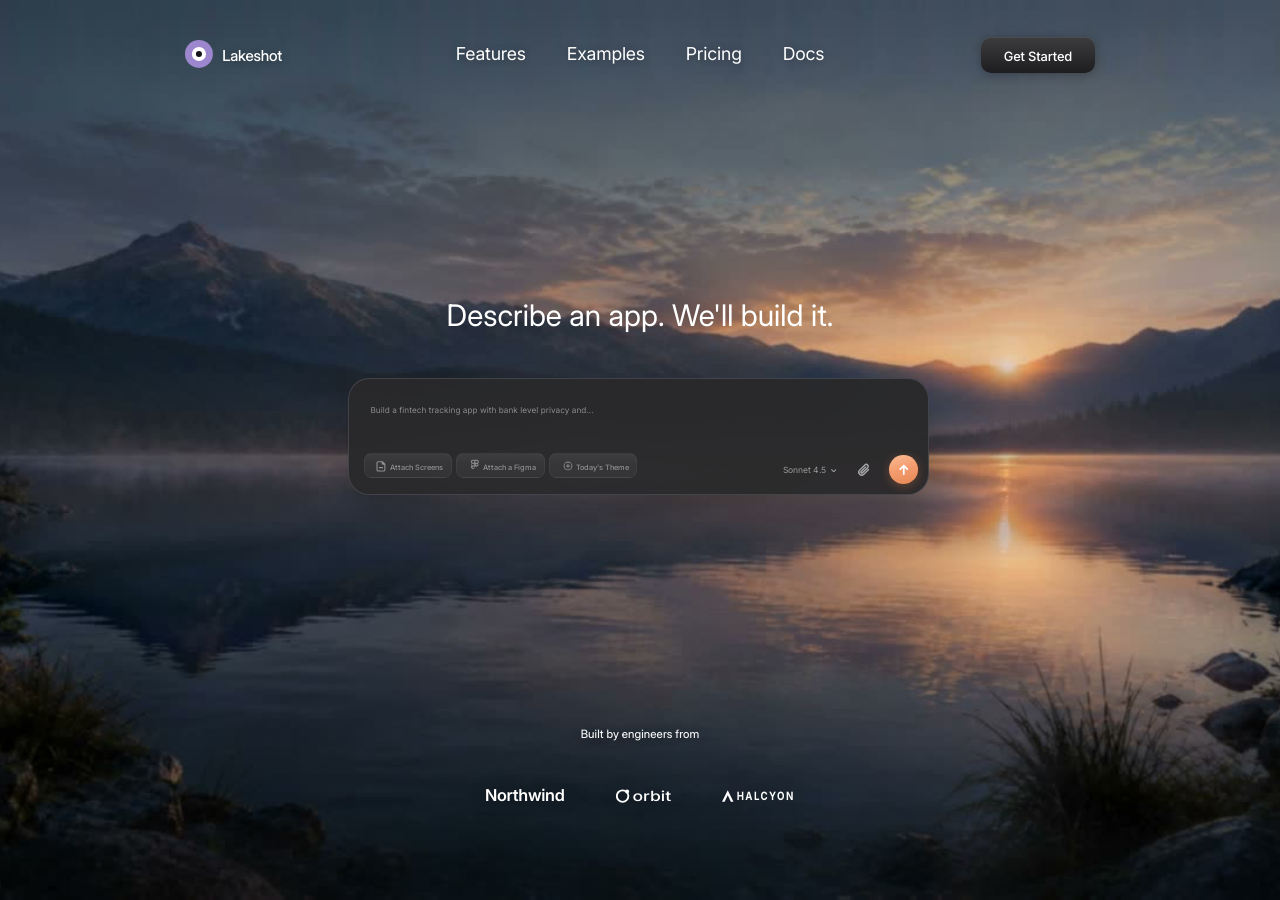
<file: lakeshot/index.html>
<!doctype html>
<html lang="en">
<head>
<meta charset="utf-8">
<meta name="viewport" content="width=device-width, initial-scale=1, viewport-fit=cover">
<title>Lakeshot — Describe an app. We'll build it.</title>
<meta name="description" content="Lakeshot turns a written description into a working app.">
<script>document.documentElement.classList.add('anim')</script>
<link rel="preconnect" href="https://fonts.googleapis.com">
<link rel="preconnect" href="https://fonts.gstatic.com" crossorigin>
<link href="https://fonts.googleapis.com/css2?family=Inter:opsz,wght@14..32,100..900&display=block" rel="stylesheet">
<link rel="preload" as="video" href="media/lake.mp4" type="video/mp4">
<style>
:root{
  --u:min(0.06410256vw,0.12400794vh); --vu:0.09920635vh;
  --inset-top:41; --inset-bottom:106;
  --font-text:Inter,-apple-system,"Segoe UI",Roboto,Helvetica,Arial,sans-serif; --font-display:Inter,var(--font-text);
  --brand-fs:18.49; --mark:34; --brand-gap:12;
  --links-gap:50; --links-fs:21.69;
  --cta-w:140; --cta-h:43; --cta-r:12; --cta-fs:15.70;
  --hero-gap:51; --h1-fs:36.25;
  --card-w:708; --card-h:143; --card-r:26;
  --ph-fs:9.97; --chip-h:30; --chip-r:9; --chip-fs:9.0; --chip-gap:5.5;
  --son-fs:10.4; --send-d:35;
  --by-fs:14.01; --logo-gap:62;
  --e-primary:cubic-bezier(.16,1,.3,1); --e-soft:cubic-bezier(.22,1,.36,1);
}
@supports (height:100dvh){:root{--u:min(0.06410256vw,0.12400794dvh);--vu:0.09920635dvh}}
@media (min-width:1561px){:root{--inset-top:27;--inset-bottom:74}}

*,*::before,*::after{box-sizing:border-box;margin:0;padding:0}
button,input,textarea{font:inherit;color:inherit;background:none;border:0}
img,svg{display:block}
a{color:inherit;text-decoration:none}
html,body{height:100%}
body{overflow:hidden;background:#0a0d12;color:#fff;font-family:var(--font-text);font-synthesis:none;
  -webkit-font-smoothing:antialiased;-moz-osx-font-smoothing:grayscale;text-rendering:geometricPrecision}
:focus-visible{outline:2px solid #F8B285;outline-offset:3px;border-radius:4px}

.stage{position:fixed;inset:0;overflow:hidden;background:#0a0d12}
.stage-video{position:absolute;inset:0;width:100%;height:100%;object-fit:cover;z-index:0}
.frame{position:absolute;inset:0;z-index:1;display:flex;flex-direction:column;
  padding:calc(var(--inset-top)*var(--vu)) calc(225*var(--u)) calc(var(--inset-bottom)*var(--vu))}
#menu{position:absolute;opacity:0;pointer-events:none}

/* nav */
.nav{position:relative;height:calc(43*var(--u));display:flex;align-items:center;justify-content:space-between;flex:none}
.brand{display:flex;align-items:center;gap:calc(var(--brand-gap)*var(--u))}
.mark{width:calc(var(--mark)*var(--u));height:calc(var(--mark)*var(--u))}
.wordmark{font-size:calc(var(--brand-fs)*var(--u));font-weight:500;letter-spacing:-.0154em;transform:translateY(calc(1*var(--u)));
  font-variation-settings:"opsz" 32;text-shadow:0 calc(1*var(--u)) calc(10*var(--u)) rgba(0,0,0,.30)}
.links{position:absolute;left:50%;transform:translateX(-50%);top:calc((50.5 - 41)*var(--u));display:flex;gap:calc(var(--links-gap)*var(--u))}
.links a{font-size:calc(var(--links-fs)*var(--u));font-weight:400;letter-spacing:-.0115em;line-height:1.2;
  text-shadow:0 calc(1*var(--u)) calc(12*var(--u)) rgba(0,0,0,.32);transition:opacity .18s ease}
.links a:hover{opacity:.72}
.cta{align-self:flex-start;margin-top:calc((42 - 41)*var(--u));width:calc(var(--cta-w)*var(--u));height:calc(var(--cta-h)*var(--u));
  border-radius:calc(var(--cta-r)*var(--u));display:grid;place-items:center;font-size:calc(var(--cta-fs)*var(--u));font-weight:520;letter-spacing:-.0127em;
  background:linear-gradient(180deg,#3d3d3f 0%,#1d1d20 100%);
  box-shadow:inset 0 calc(1*var(--u)) 0 rgba(255,255,255,.10),0 calc(2*var(--u)) calc(14*var(--u)) rgba(0,0,0,.28)}
.cta span{transform:translateY(calc(2*var(--u)))}
.cta:hover{filter:brightness(1.16)} .cta:active{transform:translateY(1px)}
.burger,.sheet{display:none}

/* hero */
.hero{flex:1;display:flex;flex-direction:column;align-items:center;justify-content:center;gap:calc(var(--hero-gap)*var(--vu));padding-bottom:calc(4*var(--vu));min-height:0}
.h1{font-family:var(--font-display);font-size:calc(var(--h1-fs)*var(--u));font-weight:410;line-height:1.10;letter-spacing:.0018em;
  font-variation-settings:"opsz" 32;text-align:center;text-shadow:0 calc(2*var(--u)) calc(22*var(--u)) rgba(0,0,0,.30)}

.card{position:relative;width:calc(var(--card-w)*var(--u));height:calc(var(--card-h)*var(--u));border-radius:calc(var(--card-r)*var(--u));margin-right:calc(3*var(--u));
  background:rgba(41,41,43,.955);-webkit-backdrop-filter:blur(calc(26*var(--u))) saturate(112%);backdrop-filter:blur(calc(26*var(--u))) saturate(112%);
  box-shadow:inset 0 0 0 1px rgba(214,228,255,.14),0 calc(22*var(--u)) calc(60*var(--u)) rgba(0,0,0,.30)}
.ph{position:absolute;left:calc(27*var(--u));top:calc(33*var(--u));right:calc(24*var(--u));color:#8B8C8E;font-size:calc(var(--ph-fs)*var(--u));
  font-weight:400;line-height:1.35;letter-spacing:.007em;white-space:nowrap;overflow:hidden}
.tools{position:absolute;left:calc(19*var(--u));top:calc(92*var(--u));height:calc(30*var(--u));right:calc((425 + 708 - 1134)*var(--u))}
.chips{display:flex;align-items:center;gap:calc(var(--chip-gap)*var(--u));height:100%}
.chip{display:flex;align-items:center;flex:none;width:calc(var(--cw)*var(--u));height:calc(var(--chip-h)*var(--u));padding-left:calc(var(--pl)*var(--u));
  gap:calc(var(--ig)*var(--u));border-radius:calc(var(--chip-r)*var(--u));font-size:calc(var(--chip-fs)*var(--u));font-weight:500;color:#909093;line-height:1;cursor:pointer;
  background:linear-gradient(180deg,rgba(255,255,255,.088) 0%,rgba(255,255,255,.050) 45%,rgba(255,255,255,.038) 100%);border:1px solid rgba(255,255,255,.05);
  transition:color .18s ease,background .18s ease;white-space:nowrap}
.chip:hover{background:linear-gradient(180deg,rgba(255,255,255,.14),rgba(255,255,255,.07));color:#c8c8cb}
.chip svg{width:calc(var(--iw)*var(--u));height:auto;fill:currentColor;flex:none}
.chip span{transform:translateY(calc(2*var(--u)))}

.right{position:absolute;inset:0;pointer-events:none}
.right>*{position:absolute;pointer-events:auto}
.model{left:calc(510.2*var(--u));top:calc(15.5*var(--u));font-size:calc(var(--son-fs)*var(--u));font-weight:400;color:#98999C;line-height:1;
  display:inline-flex;align-items:center;gap:calc(6.2*var(--u));cursor:pointer}
.model svg{width:calc(6.8*var(--u));height:auto;fill:none;stroke:currentColor;stroke-width:1.6;stroke-linecap:round;stroke-linejoin:round}
.attach{left:calc(599.15*var(--u));top:calc(10.14*var(--u));color:#A9AAAD;cursor:pointer;transition:color .18s ease}
.attach:hover{color:#fff}
.attach svg{width:calc(19.79*var(--u));height:auto;fill:none;stroke:currentColor;stroke-width:1.7;stroke-linecap:round;stroke-linejoin:round}
.send{left:calc(640*var(--u));top:calc(2*var(--u));width:calc(var(--send-d)*var(--u));height:calc(var(--send-d)*var(--u));border-radius:50%;
  display:flex;align-items:center;justify-content:center;cursor:pointer;
  background:linear-gradient(163deg,#FBBC94 0%,#F49D70 46%,#E88654 100%);box-shadow:0 calc(3*var(--u)) calc(12*var(--u)) rgba(210,110,60,.34);transition:filter .18s ease,transform .18s ease}
.send svg{width:calc(11.66*var(--u));height:auto;fill:#fff}
.send:hover{filter:brightness(1.07)} .send:active{transform:scale(.95)}

/* proof */
.proof{flex:none;display:flex;flex-direction:column;align-items:center;gap:calc(52.3*var(--vu))}
.by{font-size:calc(var(--by-fs)*var(--u));font-weight:480;letter-spacing:.0065em;color:rgba(255,255,255,.95);font-variation-settings:"opsz" 32;
  text-shadow:0 calc(1*var(--u)) calc(12*var(--u)) rgba(0,0,0,.35)}
.logos{display:flex;align-items:center;gap:calc(var(--logo-gap)*var(--u))}
.logos svg{height:auto;fill:#fff;filter:drop-shadow(0 calc(1*var(--u)) calc(10*var(--u)) rgba(0,0,0,.30))}
.lg1{width:calc(96.84*var(--u))} .lg2{width:calc(67.29*var(--u))} .lg3{width:calc(88.68*var(--u))}

/* ---------- tablet ---------- */
@media (min-width:600px) and (max-width:1180px) and (min-height:600px){
  :root{--u:1px}
  .frame{padding:clamp(24px,3.4vh,44px) clamp(28px,4.2vw,60px) clamp(26px,4.4vh,56px)}
  .links{position:static;transform:none;gap:clamp(20px,3vw,40px)}
  .links a{font-size:clamp(15px,1.7vw,19px)}
  .cta{width:auto;padding:0 clamp(14px,1.6vw,20px);height:clamp(38px,4vh,43px);font-size:15px}
  .h1{font-size:clamp(27px,4.3vw,44px);line-height:1.12;white-space:nowrap}
  .card{width:min(100%,clamp(516px,74vw,760px));height:auto;margin-right:0;padding:clamp(15px,1.9vw,24px);border-radius:clamp(17px,2.1vw,26px);
    display:flex;flex-direction:column;gap:clamp(20px,3.2vh,44px)}
  .ph{position:static;white-space:normal;font-size:clamp(11px,1.35vw,14px);line-height:1.4}
  .tools{position:static;height:auto;display:flex;flex-direction:row;flex-wrap:wrap;align-items:center;gap:clamp(10px,1.4vw,18px)}
  .chips{flex-wrap:nowrap;gap:clamp(6px,.85vw,10px)}
  .chip{width:auto;height:clamp(29px,3.4vh,34px);padding:0 clamp(7px,1vw,13px);font-size:clamp(9.6px,1.12vw,12.5px);gap:5px}
  .chip svg{width:clamp(10px,1.1vw,14px)}
  .right{position:static;display:flex;align-items:center;margin-left:auto;gap:0}
  .right>*{position:static}
  .model{font-size:clamp(9.8px,1.12vw,12.5px)}
  .attach{margin-left:clamp(9px,1.4vw,20px)} .attach svg{width:clamp(16px,1.7vw,20px)}
  .send{margin-left:clamp(9px,1.3vw,18px);width:clamp(32px,3.5vw,38px);height:clamp(32px,3.5vw,38px)}
  .send svg{width:12px}
  .proof{gap:clamp(15px,2.5vh,30px)}
  .by{font-size:14px}
  .logos{gap:clamp(28px,5vw,56px)}
  .lg1{width:clamp(70px,8vw,97px)} .lg2{width:clamp(50px,5.6vw,67px)} .lg3{width:clamp(64px,7.4vw,89px)}
}

/* ---------- compact ---------- */
@media (max-width:599px),(max-height:599px) and (max-width:1180px){
  :root{--u:1px}
  .frame{padding:max(18px,env(safe-area-inset-top)) max(clamp(18px,5.2vw,40px),env(safe-area-inset-right)) max(20px,env(safe-area-inset-bottom)) max(clamp(18px,5.2vw,40px),env(safe-area-inset-left))}
  .links,.nav .cta{display:none}
  .mark{width:30px;height:30px}
  .burger{display:grid;place-items:center;width:38px;height:38px;border-radius:11px;background:rgba(255,255,255,.10);border:1px solid rgba(255,255,255,.14);cursor:pointer}
  .burger svg{width:17px;height:12px;fill:none;stroke:#fff;stroke-width:1.8;stroke-linecap:round}
  .sheet{display:grid;grid-template-rows:0fr;transition:grid-template-rows .32s cubic-bezier(.4,0,.2,1);flex:none}
  #menu:checked~.sheet{grid-template-rows:1fr}
  .sheet>div{overflow:hidden}
  .panel{margin-top:12px;padding:10px 14px 14px;background:rgba(24,24,27,.86);-webkit-backdrop-filter:blur(20px);backdrop-filter:blur(20px);border-radius:16px;border:1px solid rgba(255,255,255,.09);display:flex;flex-direction:column}
  .panel a{font-size:15px;padding:11px 2px}
  .panel .go{margin-top:8px;height:40px;border-radius:11px;font-size:15px;font-weight:520;display:grid;place-items:center;background:linear-gradient(180deg,#3d3d3f 0%,#1d1d20 100%);box-shadow:inset 0 1px 0 rgba(255,255,255,.10)}
  .hero{gap:clamp(22px,4vh,40px)}
  .h1{width:100%;max-width:15ch;font-size:clamp(29px,7.6vw,50px);line-height:1.14;letter-spacing:-.012em}
  .card{width:100%;max-width:600px;height:auto;margin-right:0;display:flex;flex-direction:column;gap:clamp(16px,4.6vh,34px);padding:clamp(13px,3.4vw,18px);border-radius:20px}
  .ph{position:static;white-space:nowrap;text-overflow:ellipsis;font-size:clamp(9.4px,2.95vw,14px)}
  .tools{position:static;height:auto;display:flex;flex-direction:column;align-items:stretch;gap:12px}
  .chips{flex-wrap:wrap;gap:6px}
  .chip{width:auto;height:30px;padding:0 10px;font-size:11px;gap:5px}
  .chip svg{width:12px}
  .right{position:static;display:flex;align-items:center;justify-content:flex-start}
  .right>*{position:static}
  .model{font-size:12px}
  .attach{margin-left:auto} .attach svg{width:20px}
  .send{margin-left:14px;width:40px;height:40px} .send svg{width:13px}
  .proof{gap:18px}
  .by{font-size:13px}
  .logos{gap:clamp(22px,7vw,40px)}
  .lg1{width:76px} .lg2{width:54px} .lg3{width:70px}
}
@media (max-width:1180px) and (max-height:560px){
  .hero{gap:16px} .h1{font-size:clamp(24px,5.4vh,34px)} .proof{gap:10px} .frame{padding-top:10px}
}

/* ---------- entrance ---------- */
@keyframes e-settle-down{from{opacity:0;transform:translateY(calc(-5*var(--u)))}}
@keyframes e-settle-up{from{opacity:0;transform:translateY(calc(6*var(--u)))}}
@keyframes e-mark{from{transform:scale(.9)}}
@keyframes e-focus{from{opacity:0;transform:translateY(calc(14*var(--u)));filter:blur(calc(6*var(--u)))}to{filter:blur(0)}}
@keyframes e-panel{from{opacity:0;transform:translateY(calc(18*var(--u))) scale(.985)}}
@keyframes e-populate{from{opacity:0;transform:translateY(calc(4*var(--u)))}}
@keyframes e-send{from{transform:scale(.82)}}
@media (prefers-reduced-motion:no-preference){
  .anim .brand{animation:e-settle-down .58s var(--e-soft) .06s both}
  .anim .mark{animation:e-mark .62s var(--e-primary) .06s both}
  .anim .links a{animation:e-settle-down .5s var(--e-soft) both}
  .anim .links a:nth-child(1){animation-delay:.16s} .anim .links a:nth-child(2){animation-delay:.21s}
  .anim .links a:nth-child(3){animation-delay:.26s} .anim .links a:nth-child(4){animation-delay:.31s}
  .anim .nav .cta{animation:e-settle-down .55s var(--e-soft) .34s both}
  .anim .h1{animation:e-focus 1s var(--e-primary) .30s both;will-change:transform,opacity}
  .anim .card{animation:e-panel .9s var(--e-primary) .62s both;will-change:transform,opacity}
  .anim .ph{animation:e-populate .5s var(--e-soft) .88s both}
  .anim .chips{animation:e-populate .5s var(--e-soft) .94s both}
  .anim .right{animation:e-populate .5s var(--e-soft) 1s both}
  .anim .send{animation:e-send .5s var(--e-primary) 1s both}
  .anim .by{animation:e-settle-up .55s var(--e-soft) 1.08s both}
  .anim .logos svg{animation:e-settle-up .55s var(--e-soft) both}
  .anim .logos svg:nth-child(1){animation-delay:1.16s} .anim .logos svg:nth-child(2){animation-delay:1.22s} .anim .logos svg:nth-child(3){animation-delay:1.28s}
}
@media (prefers-reduced-motion:reduce){*,*::before,*::after{animation-duration:.01ms!important;transition-duration:.01ms!important}}
</style>
</head>
<body>
<div class="stage">
  <video class="stage-video" src="media/lake.mp4" poster="media/poster.jpg" autoplay muted loop playsinline aria-hidden="true"></video>
  <div class="frame">
    <input type="checkbox" id="menu" aria-label="Toggle menu">
    <header class="nav">
      <a class="brand" href="#" aria-label="Lakeshot home">
        <svg class="mark" viewBox="0 0 34 34" aria-hidden="true"><circle cx="17" cy="17" r="17" fill="#9C86CE"/><circle cx="17" cy="17" r="8.6" fill="#FFFFFF"/><circle cx="17" cy="17" r="3.7" fill="#151519"/></svg>
        <span class="wordmark">Lakeshot</span>
      </a>
      <nav class="links" aria-label="Main"><a href="#">Features</a><a href="#">Examples</a><a href="#">Pricing</a><a href="#">Docs</a></nav>
      <a class="cta" href="#"><span>Get Started</span></a>
      <label class="burger" for="menu" aria-label="Open menu"><svg viewBox="0 0 17 12" aria-hidden="true"><path d="M1 2.5h15M1 9.5h15"/></svg></label>
    </header>
    <div class="sheet"><div><div class="panel"><a href="#">Features</a><a href="#">Examples</a><a href="#">Pricing</a><a href="#">Docs</a><a class="go" href="#">Get Started</a></div></div></div>

    <main class="hero">
      <h1 class="h1">Describe an app. We'll build it.</h1>
      <form class="card" onsubmit="return false" aria-label="Describe your app">
        <p class="ph">Build a fintech tracking app with bank level privacy and...</p>
        <div class="tools">
          <div class="chips">
            <button type="button" class="chip" style="--cw:107;--pl:12;--ig:3.7;--iw:15.06"><svg viewBox="0 0 16 16" aria-hidden="true"><path fill-rule="evenodd" d="M4.2 1.5h5.1c.4 0 .8.2 1.1.5l2.6 2.6c.3.3.5.7.5 1.1v6.9c0 1.3-1 2.3-2.3 2.3H4.2c-1.3 0-2.3-1-2.3-2.3V3.8c0-1.3 1-2.3 2.3-2.3zm0 1.4c-.5 0-.9.4-.9.9v8.8c0 .5.4.9.9.9h7c.5 0 .9-.4.9-.9V6H10c-.8 0-1.4-.6-1.4-1.4V2.9H4.2zm1.5 6.3h4.2a.7.7 0 0 1 0 1.4H5.7a.7.7 0 0 1 0-1.4z"/></svg><span>Attach Screens</span></button>
            <button type="button" class="chip" style="--cw:108;--pl:16;--ig:3.9;--iw:11.8"><svg viewBox="0 0 12 16" aria-hidden="true"><path fill-rule="evenodd" d="M3.4 1h5.2a2.4 2.4 0 0 1 1.3 4.4A2.4 2.4 0 1 1 6 8.4v2.2A2.4 2.4 0 1 1 2.1 8 2.4 2.4 0 0 1 2.1 5.4 2.4 2.4 0 0 1 3.4 1zm0 1.3a1.1 1.1 0 0 0 0 2.2h1.9V2.3H3.4zm3.2 0v2.2h2a1.1 1.1 0 0 0 0-2.2h-2zM3.4 5.8a1.1 1.1 0 0 0 0 2.2h1.9V5.8H3.4zm4.9 0a1.1 1.1 0 1 0 0 2.2 1.1 1.1 0 0 0 0-2.2zM3.4 9.3a1.1 1.1 0 1 0 1.9.8V9.3H3.4z"/></svg><span>Attach a Figma</span></button>
            <button type="button" class="chip" style="--cw:107;--pl:15.8;--ig:2.9;--iw:12.13"><svg viewBox="0 0 16 16" aria-hidden="true"><path fill-rule="evenodd" d="M8 1a7 7 0 1 1 0 14A7 7 0 0 1 8 1zm0 1.4a5.6 5.6 0 1 0 0 11.2A5.6 5.6 0 0 0 8 2.4zm0 2.2c.4 0 .7.3.7.7v2h2c.4 0 .7.3.7.7s-.3.7-.7.7h-2v2a.7.7 0 0 1-1.4 0v-2h-2a.7.7 0 0 1 0-1.4h2v-2c0-.4.3-.7.7-.7z"/></svg><span>Today's Theme</span></button>
          </div>
          <div class="right">
            <button type="button" class="model" aria-label="Model: Sonnet 4.5">Sonnet 4.5<svg viewBox="0 0 8 5" aria-hidden="true"><path d="M1 1l3 3 3-3"/></svg></button>
            <button type="button" class="attach" aria-label="Attach file"><svg viewBox="0 0 20 20" aria-hidden="true"><path d="M15.5 9.2l-5.9 5.9a3.6 3.6 0 0 1-5.1-5.1l6.4-6.4a2.4 2.4 0 0 1 3.4 3.4l-6.3 6.3a1.2 1.2 0 0 1-1.7-1.7l5.6-5.6"/></svg></button>
            <button type="submit" class="send" aria-label="Build it"><svg viewBox="0 0 12 14" aria-hidden="true"><path d="M6 .8c.3 0 .6.1.8.3l4.4 4.4a1.1 1.1 0 0 1-1.6 1.6L7.1 4.6v8a1.1 1.1 0 0 1-2.2 0v-8L2.4 7.1A1.1 1.1 0 0 1 .8 5.5l4.4-4.4c.2-.2.5-.3.8-.3z"/></svg></button>
          </div>
        </div>
      </form>
    </main>

    <footer class="proof">
      <p class="by">Built by engineers from</p>
      <div class="logos" aria-label="Northwind, Orbit, Halcyon">
        <svg class="lg1" viewBox="0 0 97 22" aria-hidden="true"><text x="0" y="17" textLength="97" lengthAdjust="spacingAndGlyphs" font-family="Inter,sans-serif" font-weight="600" font-size="20" letter-spacing="-.4">Northwind</text></svg>
        <svg class="lg2" viewBox="0 0 67 22" aria-hidden="true"><circle cx="8" cy="11" r="7" fill="none" stroke="#fff" stroke-width="2.2"/><circle cx="13.5" cy="5.5" r="2.4"/><text x="20" y="16.5" textLength="47" lengthAdjust="spacingAndGlyphs" font-family="Inter,sans-serif" font-weight="500" font-size="17">orbit</text></svg>
        <svg class="lg3" viewBox="0 0 89 22" aria-hidden="true"><path d="M0 18L7 4l7 14h-3.2L7 10.2 3.2 18z"/><text x="18" y="16" textLength="71" lengthAdjust="spacingAndGlyphs" font-family="Inter,sans-serif" font-weight="700" font-size="14" letter-spacing="2">HALCYON</text></svg>
      </div>
    </footer>
  </div>
</div>
<script>
(()=>{const r=document.documentElement;let done=false;const end=()=>{if(!done){done=true;r.classList.remove('anim')}};
const last=document.querySelector('.logos svg:last-child');last.addEventListener('animationend',end,{once:true});setTimeout(end,2600);})();
</script>
</body>
</html>
</file>
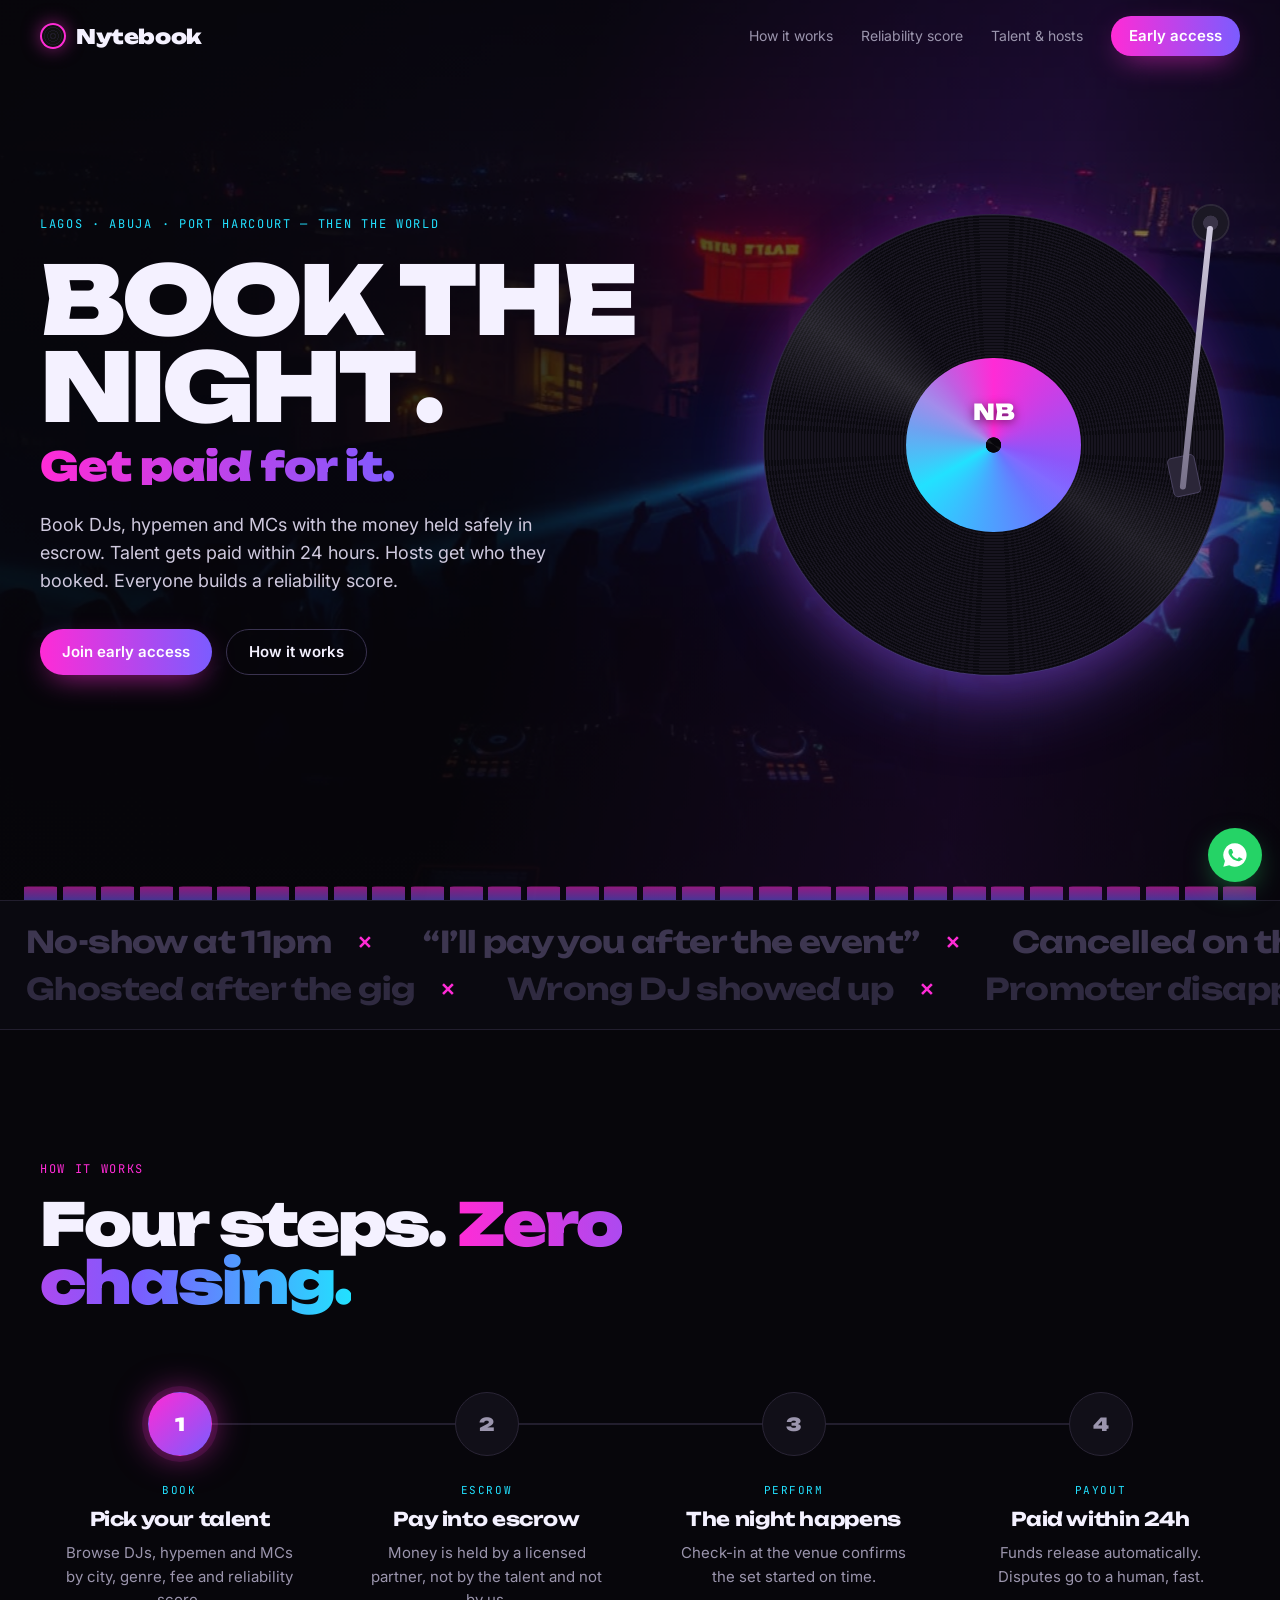
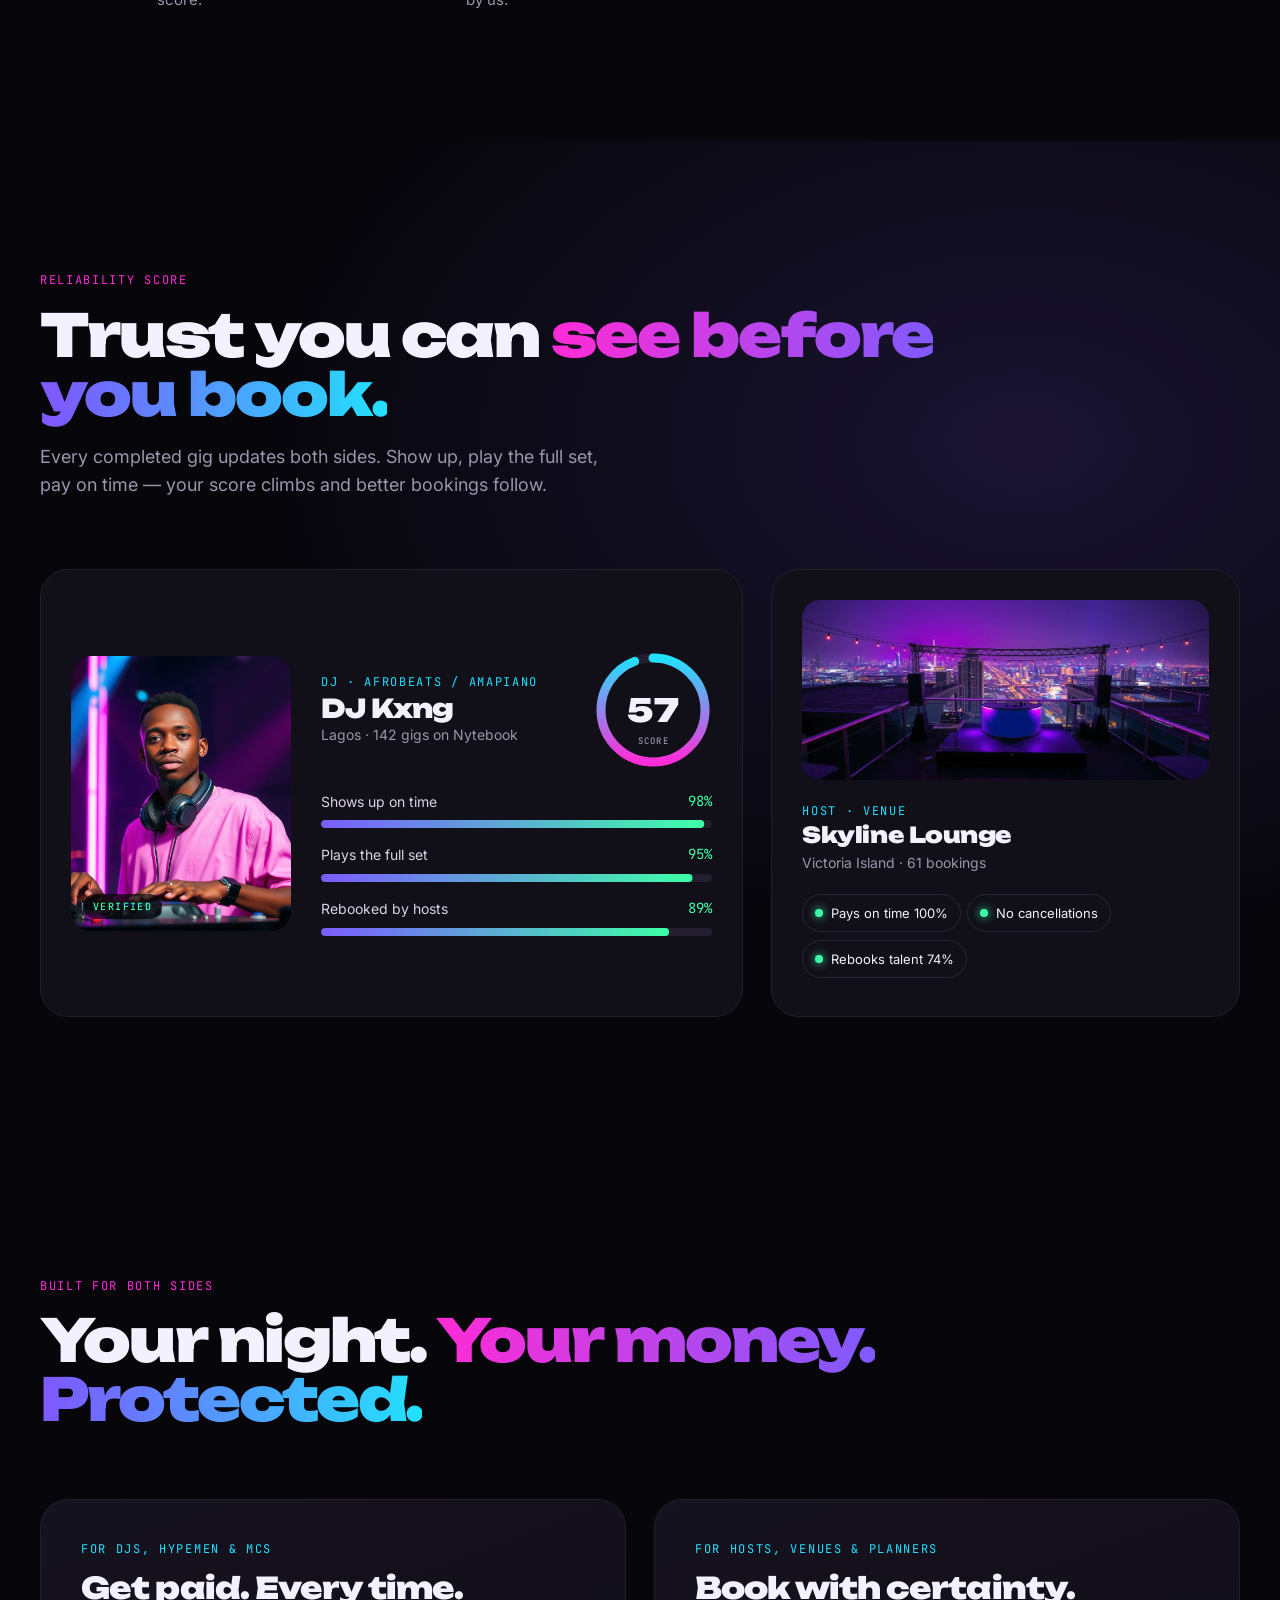
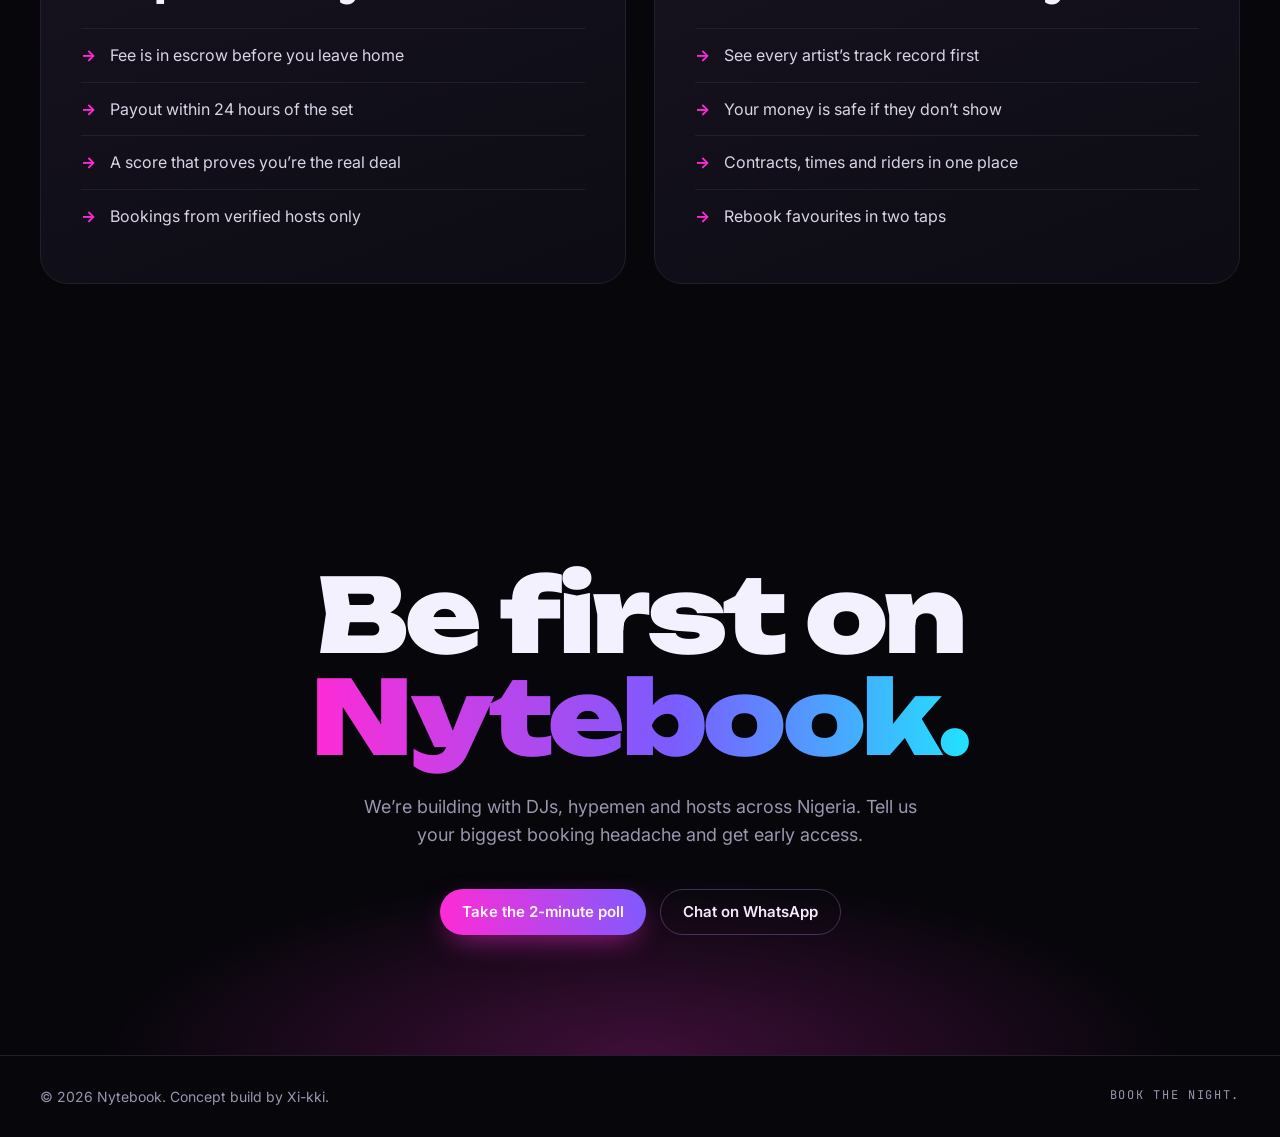
<file: nytebook/index.html>
<!doctype html>
<html lang="en">
<head>
<meta charset="utf-8">
<meta name="viewport" content="width=device-width,initial-scale=1">
<title>Nytebook — Book the night</title>
<meta name="description" content="Book DJs, hypemen and MCs with escrow. Talent gets paid, hosts get who they booked. Both sides earn a reliability score.">
<link rel="preconnect" href="https://fonts.googleapis.com"><link rel="preconnect" href="https://fonts.gstatic.com" crossorigin>
<link href="https://fonts.googleapis.com/css2?family=Unbounded:wght@700;900&family=Inter:wght@400;500;600&family=JetBrains+Mono:wght@500&display=swap" rel="stylesheet">
<style>
:root{--bg:#07060b;--panel:#110f18;--line:#221e2e;--ink:#f4f1ff;--mut:#9b95ad;--mag:#ff2bd6;--vio:#7b5cff;--cy:#22e1ff;--ok:#3dffa8;--e:cubic-bezier(.2,.8,.2,1)}
*{box-sizing:border-box;margin:0;padding:0}
html{scroll-behavior:smooth}
body{background:var(--bg);color:var(--ink);font:16px/1.55 Inter,system-ui,sans-serif;overflow-x:hidden;-webkit-font-smoothing:antialiased}
a{color:inherit;text-decoration:none}
.mono{font-family:'JetBrains Mono',monospace;font-size:12px;letter-spacing:.14em;text-transform:uppercase}
.wrap{width:min(1200px,100% - 48px);margin:0 auto}
.grad{background:linear-gradient(90deg,var(--mag),var(--vio) 55%,var(--cy));-webkit-background-clip:text;background-clip:text;color:transparent}

/* nav */
nav{position:fixed;inset:0 0 auto;z-index:20;transition:background .4s,border-color .4s;border-bottom:1px solid transparent}
nav.solid{background:rgba(7,6,11,.86);border-color:var(--line)}
nav .wrap{display:flex;align-items:center;justify-content:space-between;height:72px}
.logo{font:900 20px Unbounded,sans-serif;letter-spacing:-.02em;display:flex;align-items:center;gap:10px}
.logo i{width:26px;height:26px;border-radius:50%;background:repeating-radial-gradient(circle,#111 0 2px,#1d1a26 2px 3px);box-shadow:0 0 0 2px var(--mag) inset,0 0 18px rgba(255,43,214,.5);display:inline-block}
.links{display:flex;gap:28px;align-items:center;font-size:14px;color:var(--mut)}
.links a:hover{color:var(--ink)}
.pill{display:inline-flex;align-items:center;gap:8px;min-height:46px;padding:0 22px;border-radius:999px;font-weight:600;font-size:15px;transition:transform .3s var(--e),box-shadow .3s}
.pill.p{background:linear-gradient(90deg,var(--mag),var(--vio));color:#fff;box-shadow:0 10px 30px -10px rgba(255,43,214,.7)}
.pill.g{border:1px solid #3a3350;color:var(--ink)}
.pill:hover{transform:translateY(-2px)}
.links .pill{min-height:40px;padding:0 18px;color:#fff}

/* hero */
.hero{position:relative;min-height:100svh;display:flex;align-items:center;overflow:hidden;padding:110px 0 120px}
.hero .bg{position:absolute;inset:-4% 0 0;background:url(img/hero.jpg) center 60%/cover;transform:translate3d(0,var(--hy,0px),0) scale(1.06);will-change:transform}
.hero .bg::after{content:"";position:absolute;inset:0;background:linear-gradient(100deg,rgba(7,6,11,.96) 0%,rgba(7,6,11,.82) 42%,rgba(40,12,60,.45) 75%,rgba(7,6,11,.7)),linear-gradient(0deg,var(--bg) 0%,transparent 35%)}
.hero .wrap{position:relative;z-index:1;isolation:isolate;display:grid;grid-template-columns:1.15fr .85fr;align-items:center;gap:40px}
.kick{color:var(--cy);margin-bottom:22px;opacity:0;transform:translateY(10px);transition:all .8s var(--e) .1s}
h1{font:900 clamp(52px,7.4vw,112px)/.92 Unbounded,sans-serif;letter-spacing:-.04em}
h1 .wd{display:inline-block;white-space:nowrap}
h1 .ch{display:inline-block;opacity:0;transform:translateY(.5em);filter:blur(10px);transition:opacity .9s var(--e),transform .9s var(--e),filter .9s var(--e);transition-delay:calc(var(--i)*60ms + .2s)}
h1 .l2{display:block;font-size:.42em;letter-spacing:-.02em;margin-top:.45em;opacity:0;transform:translateY(16px);transition:all 1s var(--e) 1.2s}
.sub{max-width:520px;color:#cfc9de;font-size:18px;margin:26px 0 34px;opacity:0;transform:translateY(14px);transition:all 1s var(--e) 1.35s}
.ctas{display:flex;gap:14px;flex-wrap:wrap;opacity:0;transform:translateY(14px);transition:all 1s var(--e) 1.5s}
.on .kick,.on h1 .ch,.on h1 .l2,.on .sub,.on .ctas{opacity:1;transform:none;filter:none}
.done h1 .ch{filter:none;transition:none}

/* vinyl */
.deck{position:relative;aspect-ratio:1;width:min(460px,100%);justify-self:center;opacity:0;transform:scale(.9) rotate(-8deg);transition:all 1.4s var(--e) .4s}
.on .deck{opacity:1;transform:none}
.rec{position:absolute;inset:0;border-radius:50%;background:repeating-radial-gradient(circle at 50% 50%,#0b0a10 0 1.5px,#17141f 1.5px 3px);box-shadow:0 30px 80px -20px rgba(123,92,255,.55),0 0 0 1px #2a2536,0 0 60px rgba(255,43,214,.18)}
.disc{position:absolute;inset:0;border-radius:50%;animation:spin 1.8s linear infinite}
.disc::before{content:"";position:absolute;inset:31%;border-radius:50%;background:radial-gradient(circle,#07060b 0 6%,transparent 6.5%),conic-gradient(from 0deg,var(--mag),var(--vio),var(--cy),var(--mag))}
.disc::after{content:"NB";position:absolute;inset:0;display:grid;place-items:center;font:900 22px Unbounded;color:#fff;transform:translateY(-34px);text-shadow:0 2px 10px rgba(0,0,0,.5)}
.sheen{position:absolute;inset:0;border-radius:50%;background:conic-gradient(from 210deg,transparent 0 20%,rgba(255,255,255,.10) 26%,transparent 32% 70%,rgba(255,255,255,.07) 76%,transparent 82%);pointer-events:none}
.arm{position:absolute;right:-4%;top:-2%;width:14%;height:62%;transform-origin:50% 8%;transform:rotate(-28deg);transition:transform 1.6s var(--e) 1.6s}
.on .arm{transform:rotate(6deg)}
.arm::before{content:"";position:absolute;left:50%;top:0;width:34px;height:34px;margin-left:-17px;border-radius:50%;background:radial-gradient(circle,#3a3448 30%,#1b1824 32%);box-shadow:0 0 0 2px #2d2838}
.arm::after{content:"";position:absolute;left:calc(50% - 3px);top:20px;width:6px;height:calc(100% - 20px);border-radius:3px;background:linear-gradient(#cfc9de,#777089);box-shadow:-10px 100% 0 -1px transparent}
.arm b{position:absolute;bottom:-6px;left:calc(50% - 14px);width:28px;height:40px;border-radius:5px;background:#2b2638;border:1px solid #4a4360;transform:rotate(-18deg)}
@keyframes spin{to{transform:rotate(360deg)}}

/* equaliser */
.eq{position:absolute;left:0;right:0;bottom:0;height:90px;display:flex;align-items:flex-end;gap:6px;padding:0 24px;opacity:.55;pointer-events:none}
.eq span{flex:1;height:100%;border-radius:4px 4px 0 0;background:linear-gradient(0deg,var(--vio),var(--mag));transform-origin:bottom;transform:scaleY(.15);animation:eq var(--t) ease-in-out var(--d) infinite alternate}
@keyframes eq{0%{transform:scaleY(.12)}50%{transform:scaleY(var(--h))}100%{transform:scaleY(.3)}}

/* ticker */
.ticker{border-block:1px solid var(--line);padding:22px 0;overflow:hidden;background:#0a0910}
.row{display:flex;width:max-content;gap:0;animation:tk 38s linear infinite}
.row.r{animation-direction:reverse;margin-top:10px;animation-duration:44s}
.row span{font:700 clamp(20px,2.4vw,30px) Unbounded;letter-spacing:-.02em;color:#3d3650;white-space:nowrap;padding:0 26px;display:flex;align-items:center;gap:26px}
.row span::after{content:"✕";color:var(--mag);font-size:.6em}
.row.r span{color:#2f2a40}
.ticker:hover .row{animation-play-state:paused}
@keyframes tk{to{transform:translateX(-50%)}}

/* sections */
section{padding:130px 0}
.eyebrow{color:var(--mag);margin-bottom:16px}
h2{font:900 clamp(34px,4.6vw,64px)/1 Unbounded;letter-spacing:-.035em;max-width:900px}
.lead{color:var(--mut);font-size:18px;max-width:560px;margin-top:20px}
.rv{opacity:0;transform:translateY(34px);transition:opacity 1s var(--e),transform 1s var(--e);transition-delay:calc(var(--d,0)*80ms)}
.rv.in{opacity:1;transform:none}

/* how */
.how{position:relative}
.steps{position:relative;display:grid;grid-template-columns:repeat(4,1fr);gap:28px;margin-top:80px}
.rail{position:absolute;left:12.5%;right:12.5%;top:31px;height:2px;background:#221e2e;border-radius:2px}
.rail i{position:absolute;inset:0;background:linear-gradient(90deg,var(--mag),var(--vio),var(--cy));transform-origin:left;transform:scaleX(var(--p,0));box-shadow:0 0 18px rgba(255,43,214,.6)}
.step{position:relative;text-align:center}
.node{width:64px;height:64px;margin:0 auto 26px;border-radius:50%;display:grid;place-items:center;background:var(--panel);border:1px solid #2a2536;font:900 18px Unbounded;color:var(--mut);transition:all .6s var(--e);position:relative;z-index:1}
.step.lit .node{color:#fff;background:linear-gradient(135deg,var(--mag),var(--vio));border-color:transparent;box-shadow:0 0 0 6px rgba(255,43,214,.12),0 0 34px rgba(255,43,214,.55)}
.step h3{font:700 19px Unbounded;letter-spacing:-.02em;margin-bottom:10px}
.step p{color:var(--mut);font-size:15px;max-width:240px;margin:0 auto}
.step .mono{color:var(--cy);display:block;margin-bottom:8px;font-size:11px}

/* score */
.score{background:radial-gradient(60% 50% at 80% 30%,rgba(123,92,255,.16),transparent),var(--bg)}
.cards{display:grid;grid-template-columns:1.2fr .8fr;gap:28px;margin-top:70px;align-items:stretch}
.card{background:var(--panel);border:1px solid var(--line);border-radius:28px;padding:30px;position:relative;overflow:hidden}
.prof{display:grid;grid-template-columns:220px 1fr;gap:30px;align-items:center}
.prof .ph{aspect-ratio:4/5;border-radius:20px;background:url(img/dj.jpg) center 20%/cover;position:relative}
.prof .ph::after{content:"VERIFIED";position:absolute;left:12px;bottom:12px;padding:6px 10px;border-radius:999px;background:rgba(7,6,11,.75);font:500 10px 'JetBrains Mono';letter-spacing:.14em;color:var(--ok)}
.who{display:flex;align-items:center;justify-content:space-between;gap:16px;margin-bottom:22px}
.who h3{font:900 26px Unbounded;letter-spacing:-.03em}
.who p{color:var(--mut);font-size:14px}
.gauge{position:relative;width:118px;height:118px;flex:none}
.gauge svg{width:100%;height:100%;transform:rotate(-90deg)}
.gauge circle{fill:none;stroke-width:9}
.gauge .t{stroke:#231f2f}
.gauge .v{stroke:url(#gg);stroke-linecap:round;stroke-dasharray:327;stroke-dashoffset:327;transition:stroke-dashoffset 2s var(--e)}
.gauge b{position:absolute;inset:0;display:grid;place-items:center;font:900 32px Unbounded}
.gauge small{position:absolute;bottom:22px;left:0;right:0;text-align:center;font:500 9px 'JetBrains Mono';letter-spacing:.14em;color:var(--mut)}
.bars{display:grid;gap:16px}
.bar .lab{display:flex;justify-content:space-between;font-size:14px;margin-bottom:8px;color:#d9d4e6}
.bar .lab span:last-child{font-family:'JetBrains Mono';color:var(--ok)}
.bar .tr{height:8px;border-radius:8px;background:#231f2f;overflow:hidden}
.bar .tr i{display:block;height:100%;border-radius:8px;background:linear-gradient(90deg,var(--vio),var(--ok));transform-origin:left;transform:scaleX(0);transition:transform 1.6s var(--e);transition-delay:calc(var(--d)*150ms + .3s)}
.in .gauge .v{stroke-dashoffset:var(--off)}
.in .bar .tr i{transform:scaleX(var(--w))}
.host .img{height:180px;border-radius:18px;background:url(img/lounge.jpg) center 55%/cover;margin-bottom:22px}
.host h3{font:900 22px Unbounded;letter-spacing:-.02em}
.host p{color:var(--mut);font-size:14px;margin:4px 0 20px}
.chip{display:inline-flex;gap:8px;align-items:center;padding:8px 12px;border-radius:999px;border:1px solid #2a2536;font-size:13px;margin:0 6px 8px 0}
.chip i{width:8px;height:8px;border-radius:50%;background:var(--ok);box-shadow:0 0 10px var(--ok)}

/* sides */
.sides{display:grid;grid-template-columns:1fr 1fr;gap:28px;margin-top:70px}
.side{padding:40px;border-radius:28px;background:linear-gradient(160deg,#161320,#0d0b13);border:1px solid var(--line);transform:perspective(900px) rotateX(var(--rx,0deg)) rotateY(var(--ry,0deg));transition:transform .5s var(--e)}
.side h3{font:900 30px Unbounded;letter-spacing:-.03em;margin:10px 0 22px}
.side li{list-style:none;padding:14px 0;border-top:1px solid var(--line);color:#d9d4e6;display:flex;gap:14px}
.side li::before{content:"→";color:var(--mag);font-weight:700}
.side .mono{color:var(--cy)}

/* cta */
.cta{text-align:center;padding:150px 0 120px;position:relative;overflow:hidden}
.cta::before{content:"";position:absolute;inset:auto -10% -40% -10%;height:80%;background:radial-gradient(50% 50% at 50% 50%,rgba(255,43,214,.22),transparent 70%)}
.cta h2{margin:0 auto;font-size:clamp(44px,8vw,120px)}
.cta .lead{margin:24px auto 40px}
.cta .ctas{justify-content:center;opacity:1;transform:none}
footer{border-top:1px solid var(--line);padding:30px 0;color:var(--mut);font-size:14px}
footer .wrap{display:flex;justify-content:space-between;gap:20px;flex-wrap:wrap}
.wa{position:fixed;right:18px;bottom:18px;z-index:30;width:54px;height:54px;border-radius:50%;background:#25d366;display:grid;place-items:center;box-shadow:0 10px 30px -8px rgba(37,211,102,.6)}
.wa svg{width:28px;height:28px;fill:#fff}

/* low fx + reduced motion */
.lowfx .eq{display:none}
.lowfx .rec{box-shadow:0 0 0 1px #2a2536}
.lowfx .disc{animation-duration:3.6s}
.lowfx .row{animation-duration:70s}
.lowfx h1 .ch{filter:none}
@media (prefers-reduced-motion:reduce){*,*::before,*::after{animation:none!important;transition:none!important}.kick,h1 .ch,h1 .l2,.sub,.ctas,.deck,.rv{opacity:1!important;transform:none!important;filter:none!important}.arm{transform:rotate(6deg)!important}}

/* phone */
@media (max-width:860px){
  .links a:not(.pill){display:none}
  .hero{padding:96px 0 110px;align-items:flex-end}
  .hero .wrap{grid-template-columns:1fr}
  .deck{position:absolute;width:64vw;right:-12vw;bottom:calc(100% - 10px);top:auto;z-index:-1}
  .on .deck{opacity:.75}
  h1{font-size:13.2vw}
  .sub{font-size:16px}
  .eq{height:60px;gap:4px;padding:0 12px}
  section{padding:90px 0}
  .steps{grid-template-columns:1fr;gap:34px;margin-top:50px}
  .rail{left:31px;right:auto;top:32px;bottom:32px;width:2px;height:auto}
  .rail i{transform-origin:top;transform:scaleY(var(--p,0))}
  .step{text-align:left;display:grid;grid-template-columns:64px 1fr;gap:20px;align-items:start}
  .node{margin:0}
  .step p{margin:0}
  .cards,.sides{grid-template-columns:1fr}
  .prof{grid-template-columns:1fr}
  .prof .ph{aspect-ratio:16/11}
  .side{padding:28px}
  .cta{padding:110px 0 90px}
}
</style>
</head>
<body>
<nav id="nav"><div class="wrap">
  <a class="logo" href="#top"><i></i>Nytebook</a>
  <div class="links"><a href="#how">How it works</a><a href="#score">Reliability score</a><a href="#sides">Talent &amp; hosts</a><a class="pill p" href="https://nightlife-poll.vercel.app" target="_blank" rel="noopener">Early access</a></div>
</div></nav>

<header class="hero" id="top">
  <div class="bg" id="hbg"></div>
  <div class="wrap">
    <div>
      <div class="kick mono">Lagos · Abuja · Port Harcourt — then the world</div>
      <h1 id="h1" aria-label="Book the night. Get paid for it."><span class="l1">BOOK THE NIGHT.</span><span class="l2 grad">Get paid for it.</span></h1>
      <p class="sub">Book DJs, hypemen and MCs with the money held safely in escrow. Talent gets paid within 24 hours. Hosts get who they booked. Everyone builds a reliability score.</p>
      <div class="ctas"><a class="pill p" href="https://nightlife-poll.vercel.app" target="_blank" rel="noopener">Join early access</a><a class="pill g" href="#how">How it works</a></div>
    </div>
    <div class="deck" aria-hidden="true"><div class="rec"><div class="disc"></div><div class="sheen"></div></div><div class="arm"><b></b></div></div>
  </div>
  <div class="eq" id="eq" aria-hidden="true"></div>
</header>

<div class="ticker" aria-label="Problems Nytebook solves">
  <div class="row"><span>No-show at 11pm</span><span>“I’ll pay you after the event”</span><span>Cancelled on the day</span><span>Deposit gone</span><span>Fake bookings</span><span>Played 2 hours, paid for 1</span><span>No-show at 11pm</span><span>“I’ll pay you after the event”</span><span>Cancelled on the day</span><span>Deposit gone</span><span>Fake bookings</span><span>Played 2 hours, paid for 1</span></div>
  <div class="row r"><span>Ghosted after the gig</span><span>Wrong DJ showed up</span><span>Promoter disappeared</span><span>“Transfer is pending”</span><span>Booked via DM, no proof</span><span>Ghosted after the gig</span><span>Wrong DJ showed up</span><span>Promoter disappeared</span><span>“Transfer is pending”</span><span>Booked via DM, no proof</span></div>
</div>

<section class="how" id="how"><div class="wrap">
  <div class="eyebrow mono rv">How it works</div>
  <h2 class="rv" style="--d:1">Four steps. <span class="grad">Zero chasing.</span></h2>
  <div class="steps" id="steps">
    <div class="rail"><i></i></div>
    <div class="step rv" style="--d:1"><div class="node">1</div><div><span class="mono">Book</span><h3>Pick your talent</h3><p>Browse DJs, hypemen and MCs by city, genre, fee and reliability score.</p></div></div>
    <div class="step rv" style="--d:2"><div class="node">2</div><div><span class="mono">Escrow</span><h3>Pay into escrow</h3><p>Money is held by a licensed partner, not by the talent and not by us.</p></div></div>
    <div class="step rv" style="--d:3"><div class="node">3</div><div><span class="mono">Perform</span><h3>The night happens</h3><p>Check-in at the venue confirms the set started on time.</p></div></div>
    <div class="step rv" style="--d:4"><div class="node">4</div><div><span class="mono">Payout</span><h3>Paid within 24h</h3><p>Funds release automatically. Disputes go to a human, fast.</p></div></div>
  </div>
</div></section>

<section class="score" id="score"><div class="wrap">
  <div class="eyebrow mono rv">Reliability score</div>
  <h2 class="rv" style="--d:1">Trust you can <span class="grad">see before you book.</span></h2>
  <p class="lead rv" style="--d:2">Every completed gig updates both sides. Show up, play the full set, pay on time — your score climbs and better bookings follow.</p>
  <div class="cards">
    <div class="card prof rv" id="prof" style="--d:1">
      <div class="ph" role="img" aria-label="DJ Kxng at the decks"></div>
      <div>
        <div class="who"><div><div class="mono" style="color:var(--cy)">DJ · Afrobeats / Amapiano</div><h3>DJ Kxng</h3><p>Lagos · 142 gigs on Nytebook</p></div>
          <div class="gauge"><svg viewBox="0 0 118 118"><defs><linearGradient id="gg" x1="0" x2="1"><stop offset="0" stop-color="#ff2bd6"/><stop offset="1" stop-color="#22e1ff"/></linearGradient></defs><circle class="t" cx="59" cy="59" r="52"/><circle class="v" cx="59" cy="59" r="52" style="--off:19.6"/></svg><b data-to="94">0</b><small>SCORE</small></div></div>
        <div class="bars">
          <div class="bar" style="--d:0;--w:.98"><div class="lab"><span>Shows up on time</span><span>98%</span></div><div class="tr"><i></i></div></div>
          <div class="bar" style="--d:1;--w:.95"><div class="lab"><span>Plays the full set</span><span>95%</span></div><div class="tr"><i></i></div></div>
          <div class="bar" style="--d:2;--w:.89"><div class="lab"><span>Rebooked by hosts</span><span>89%</span></div><div class="tr"><i></i></div></div>
        </div>
      </div>
    </div>
    <div class="card host rv" style="--d:2">
      <div class="img" role="img" aria-label="Skyline Lounge rooftop"></div>
      <div class="mono" style="color:var(--cy)">Host · Venue</div>
      <h3>Skyline Lounge</h3><p>Victoria Island · 61 bookings</p>
      <span class="chip"><i></i>Pays on time 100%</span><span class="chip"><i></i>No cancellations</span><span class="chip"><i></i>Rebooks talent 74%</span>
    </div>
  </div>
</div></section>

<section id="sides"><div class="wrap">
  <div class="eyebrow mono rv">Built for both sides</div>
  <h2 class="rv" style="--d:1">Your night. <span class="grad">Your money. Protected.</span></h2>
  <div class="sides">
    <div class="side rv tilt" style="--d:1"><div class="mono">For DJs, hypemen &amp; MCs</div><h3>Get paid. Every time.</h3><ul><li>Fee is in escrow before you leave home</li><li>Payout within 24 hours of the set</li><li>A score that proves you’re the real deal</li><li>Bookings from verified hosts only</li></ul></div>
    <div class="side rv tilt" style="--d:2"><div class="mono">For hosts, venues &amp; planners</div><h3>Book with certainty.</h3><ul><li>See every artist’s track record first</li><li>Your money is safe if they don’t show</li><li>Contracts, times and riders in one place</li><li>Rebook favourites in two taps</li></ul></div>
  </div>
</div></section>

<section class="cta"><div class="wrap">
  <h2 class="rv">Be first on <span class="grad">Nytebook.</span></h2>
  <p class="lead rv" style="--d:1">We’re building with DJs, hypemen and hosts across Nigeria. Tell us your biggest booking headache and get early access.</p>
  <div class="ctas rv" style="--d:2"><a class="pill p" href="https://nightlife-poll.vercel.app" target="_blank" rel="noopener">Take the 2-minute poll</a><a class="pill g" href="https://wa.me/2349066339975" target="_blank" rel="noopener">Chat on WhatsApp</a></div>
</div></section>

<footer><div class="wrap"><span>© <span id="yr"></span> Nytebook. Concept build by Xi-kki.</span><span class="mono">Book the night.</span></div></footer>
<a class="wa" href="https://wa.me/2349066339975" target="_blank" rel="noopener" aria-label="WhatsApp"><svg viewBox="0 0 24 24"><path d="M12 2a10 10 0 0 0-8.6 15.1L2 22l5-1.3A10 10 0 1 0 12 2zm5.3 14.1c-.2.6-1.3 1.2-1.8 1.2-.5.1-1 .2-3.3-.7-2.8-1.1-4.6-4-4.7-4.2-.1-.2-1.1-1.5-1.1-2.9s.7-2.1 1-2.4c.3-.3.6-.3.8-.3h.6c.2 0 .4 0 .6.5l.9 2.1c.1.2.1.4 0 .6l-.4.6-.4.5c-.1.1-.3.3-.1.6.2.3.8 1.3 1.7 2.1 1.1 1 2.1 1.3 2.4 1.5.3.1.5.1.7-.1l.9-1.1c.2-.3.4-.2.7-.1l2 1c.3.1.5.2.5.3.1.2.1.7-.1 1.3z"/></svg></a>

<script>
(() => {
  const RM = matchMedia('(prefers-reduced-motion: reduce)').matches;
  const root = document.documentElement;
  document.getElementById('yr').textContent = new Date().getFullYear();

  // split headline into letters
  const l1 = document.querySelector('#h1 .l1');
  let i = 0;
  l1.innerHTML = l1.textContent.split(' ').map(w => `<span class="wd">${[...w].map(c => `<span class="ch" style="--i:${i++}">${c}</span>`).join('')}</span>`).join(' ');

  // equaliser bars
  const eq = document.getElementById('eq');
  const n = innerWidth < 860 ? 18 : 32;
  let html = '';
  for (let k = 0; k < n; k++) html += `<span style="--t:${(.5 + Math.random() * .7).toFixed(2)}s;--d:-${(Math.random()).toFixed(2)}s;--h:${(.35 + Math.random() * .65).toFixed(2)}"></span>`;
  eq.innerHTML = html;

  // intro
  requestAnimationFrame(() => requestAnimationFrame(() => document.body.classList.add('on')));
  setTimeout(() => document.body.classList.add('done'), 2600);

  // adaptive quality: slow first frames -> lowfx
  if (!RM) {
    let f = 0, t0 = 0, last = 0, slow = 0;
    const probe = t => { if (!t0) t0 = last = t; else { if (t - last > 24) slow++; last = t; } if (++f < 40) requestAnimationFrame(probe); else if (slow > 12) root.classList.add('lowfx'); };
    requestAnimationFrame(probe);
  }

  // reveals
  const io = new IntersectionObserver(es => es.forEach(e => { if (e.isIntersecting) { e.target.classList.add('in'); io.unobserve(e.target); if (e.target.id === 'prof') count(e.target.querySelector('[data-to]')); } }), { threshold: .18, rootMargin: '0px 0px -6% 0px' });
  document.querySelectorAll('.rv').forEach(el => io.observe(el));

  function count(el) {
    const to = +el.dataset.to, t0 = performance.now(), D = RM ? 0 : 2000;
    const tick = t => { const p = D ? Math.min(1, (t - t0) / D) : 1; el.textContent = Math.round(to * (1 - Math.pow(1 - p, 3))); if (p < 1) requestAnimationFrame(tick); };
    requestAnimationFrame(tick);
  }

  // single rAF-throttled scroll handler
  const nav = document.getElementById('nav'), hbg = document.getElementById('hbg');
  const steps = document.getElementById('steps'), rail = steps.querySelector('.rail'), nodes = [...steps.querySelectorAll('.step')];
  let ticking = false, lastP = -1, lastY = -1, solid = null;
  function onScroll() {
    ticking = false;
    const y = scrollY, vh = innerHeight;
    const s = y > 40; if (s !== solid) { solid = s; nav.classList.toggle('solid', s); }
    if (!RM && y < vh * 1.2) { const hy = Math.round(y * .25); if (hy !== lastY) { lastY = hy; hbg.style.setProperty('--hy', hy + 'px'); } }
    const r = steps.getBoundingClientRect();
    let p = (vh * .75 - r.top) / (r.height + vh * .1);
    p = Math.max(0, Math.min(1, p));
    p = Math.round(p * 200) / 200;
    if (p !== lastP) { lastP = p; rail.style.setProperty('--p', p); nodes.forEach((nd, k) => nd.classList.toggle('lit', p >= k / (nodes.length - 1) - .02)); }
  }
  addEventListener('scroll', () => { if (!ticking) { ticking = true; requestAnimationFrame(onScroll); } }, { passive: true });
  addEventListener('resize', onScroll);
  onScroll();

  // subtle tilt on desktop pointer only
  if (!RM && matchMedia('(hover:hover) and (pointer:fine)').matches) {
    document.querySelectorAll('.tilt').forEach(el => {
      el.addEventListener('pointermove', e => { const b = el.getBoundingClientRect(); el.style.setProperty('--ry', (((e.clientX - b.left) / b.width - .5) * 6).toFixed(2) + 'deg'); el.style.setProperty('--rx', (-((e.clientY - b.top) / b.height - .5) * 6).toFixed(2) + 'deg'); });
      el.addEventListener('pointerleave', () => { el.style.setProperty('--rx', '0deg'); el.style.setProperty('--ry', '0deg'); });
    });
  }
})();
</script>
</body>
</html>
</file>
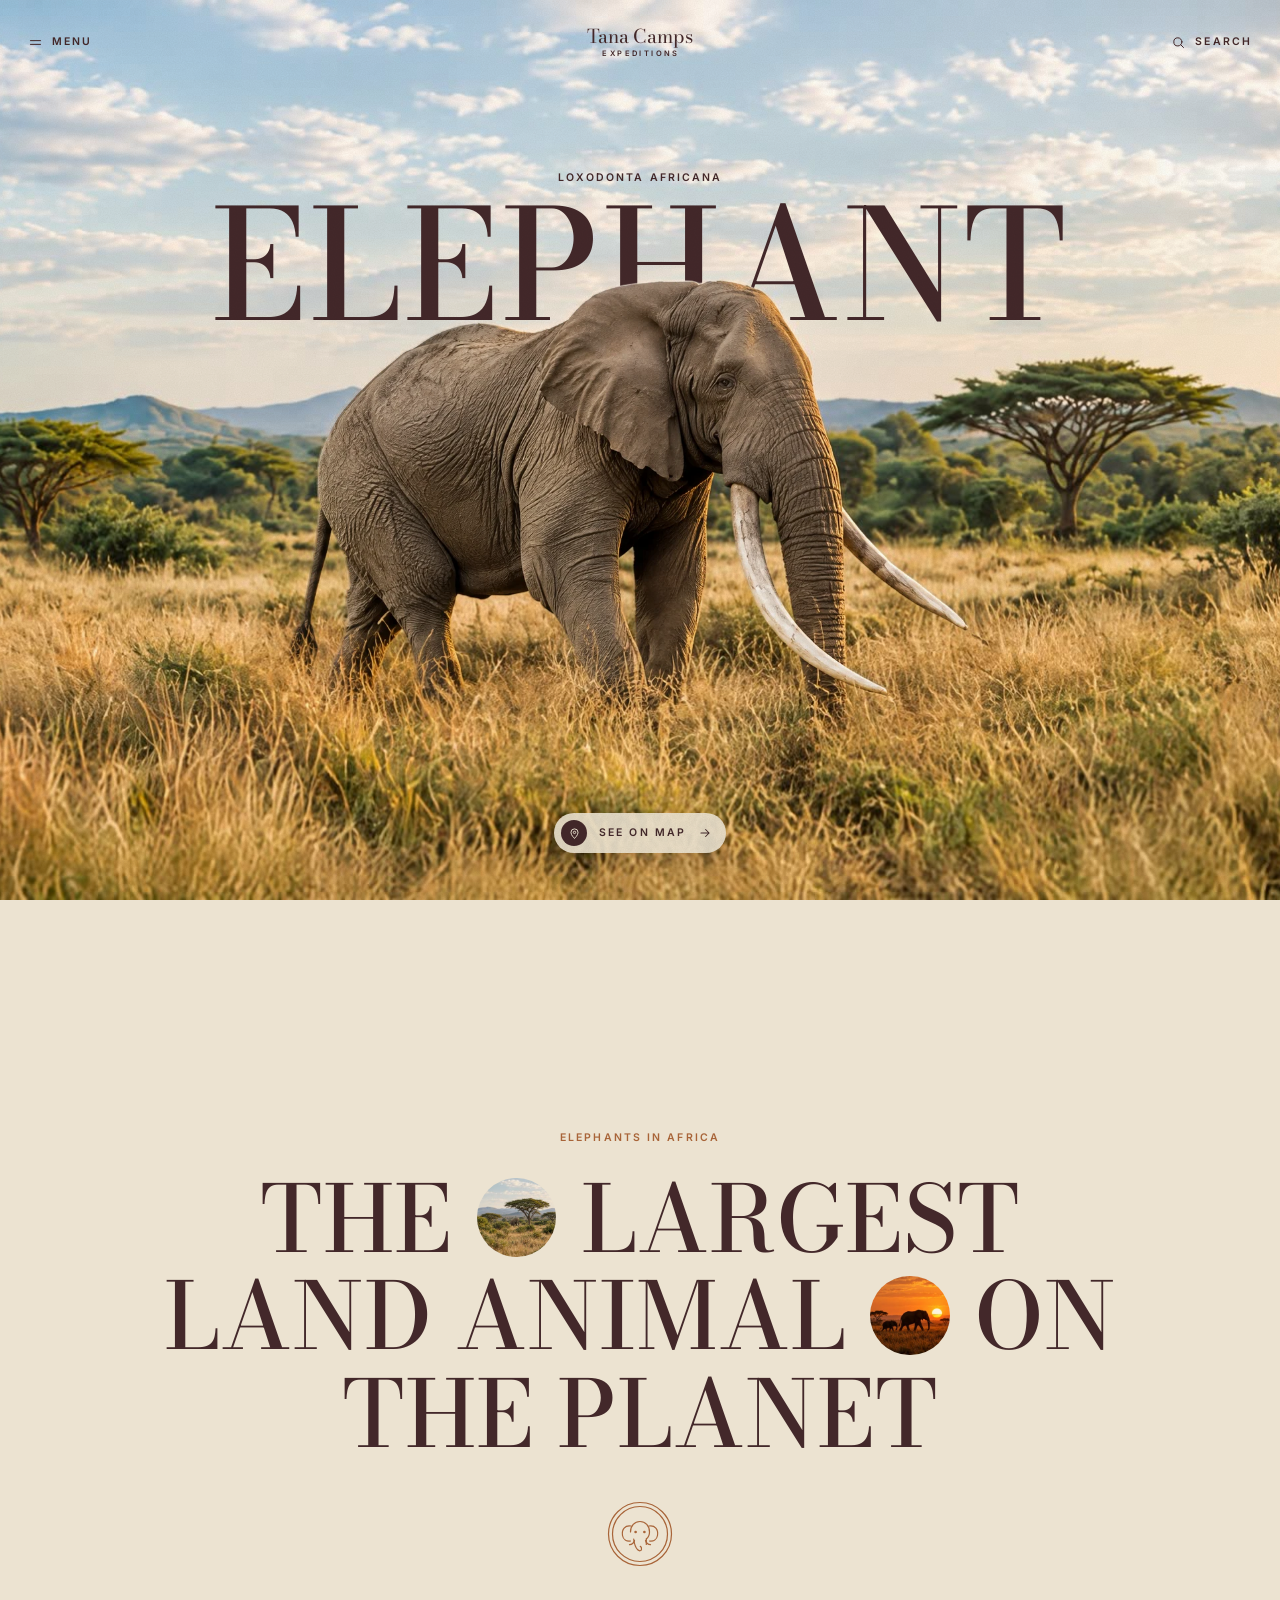
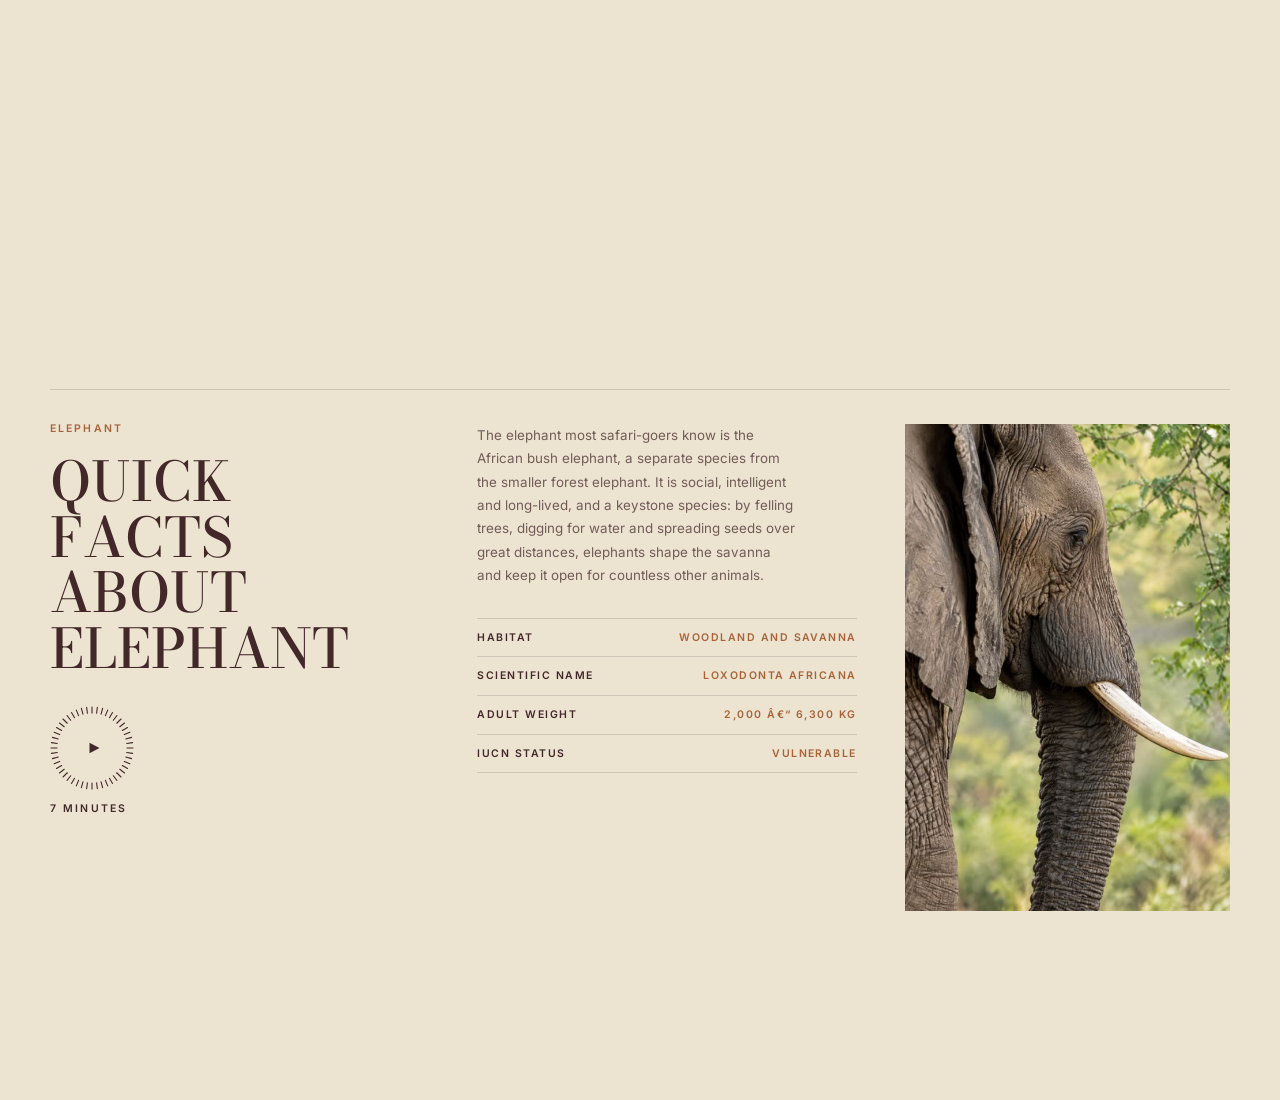
<file: tana-camps/index.html>
﻿<!doctype html>
<html lang="en">
<head>
<meta charset="utf-8">
<meta name="viewport" content="width=device-width, initial-scale=1, viewport-fit=cover">
<title>Elephant â€” Tana Camps Expeditions</title>
<meta name="description" content="The African bush elephant, the largest land animal on the planet. A species field guide by Tana Camps Expeditions.">
<link rel="preconnect" href="https://fonts.googleapis.com">
<link rel="preconnect" href="https://fonts.gstatic.com" crossorigin>
<link href="https://fonts.googleapis.com/css2?family=Bodoni+Moda:opsz,wght@6..96,400..700&family=Inter:wght@400;500;600&display=swap" rel="stylesheet">
<link rel="preload" as="image" href="img/cut.webp">
<style>
:root{
  --paper:#ECE3D1; --paper2:#E6DCC8; --ink:#43282A; --body:rgba(67,40,42,.72);
  --rust:#A86438; --line:rgba(67,40,42,.16);
  --serif:"Bodoni Moda",Didot,"Times New Roman",serif;
  --sans:Inter,system-ui,-apple-system,"Segoe UI",Roboto,Arial,sans-serif;
  --out:cubic-bezier(.16,1,.3,1); --spring:cubic-bezier(.34,1.56,.64,1);
}
*,*::before,*::after{box-sizing:border-box;margin:0;padding:0}
html{background:var(--paper)}
body{background:var(--paper);color:var(--ink);font-family:var(--sans);-webkit-font-smoothing:antialiased;overflow-x:hidden}
img,svg{display:block}
button{font:inherit;color:inherit;background:none;border:0;cursor:pointer}
a{color:inherit;text-decoration:none}
.serif{font-family:var(--serif);font-weight:500;font-variation-settings:"opsz" 11;text-transform:uppercase}
.label{font:600 10.5px/1 var(--sans);letter-spacing:.2em;text-transform:uppercase}
.rust{color:var(--rust)}

/* grain */
.grain{position:fixed;inset:0;z-index:50;pointer-events:none;mix-blend-mode:multiply;opacity:.38;
  background-image:url("data:image/svg+xml,%3Csvg xmlns='http://www.w3.org/2000/svg' width='220' height='220'%3E%3Cfilter id='n'%3E%3CfeTurbulence type='fractalNoise' baseFrequency='.85' numOctaves='3' stitchTiles='stitch'/%3E%3CfeColorMatrix values='0 0 0 0 .55 0 0 0 0 .5 0 0 0 0 .44 0 0 0 .55 0'/%3E%3C/filter%3E%3Crect width='100%25' height='100%25' filter='url(%23n)'/%3E%3C/svg%3E")}

/* ---------- 1 Â· hero ---------- */
.hero{position:relative;height:100vh;height:100svh;overflow:hidden;background:var(--paper)}
.drift{position:absolute;inset:0;will-change:transform}
.stage{position:absolute;left:50%;top:50%;width:max(100vw,176.84vh);width:max(100vw,176.84svh);aspect-ratio:2688/1520;
  transform:translate(-50%,-50%);container-type:inline-size}
.scene{position:absolute;inset:0;transform:scale(1.06);transition:transform 2.2s var(--out)}
.ready .scene{transform:none}
.photo{position:absolute;inset:0;width:100%;height:100%;object-fit:cover}
.cut{position:absolute;left:26.19%;top:30.99%;width:46.5%;height:auto;z-index:2}
.ttl{position:absolute;left:0;right:0;top:19.2%;z-index:1;text-align:center}
.ttl .label{font-size:.66cqw;opacity:0;transform:translateY(-8px);transition:opacity .9s ease .25s,transform .9s var(--out) .25s}
.ttl h1{font-size:9.6cqw;line-height:.8;letter-spacing:.01em;margin-top:1.3cqw;white-space:nowrap}
.ttl h1 .l{display:inline-block;opacity:0;transform:translateY(.18em);filter:blur(10px);
  transition:opacity 1.1s ease,transform 1.3s var(--out),filter 1.1s ease;transition-delay:calc(.45s + var(--i)*95ms)}
.ready .ttl .label{opacity:1;transform:none}
.ready .ttl h1 .l{opacity:1;transform:none;filter:blur(0)}
.settled .ttl h1 .l{filter:none}

.nav{position:absolute;left:0;right:0;top:0;z-index:5;display:flex;align-items:center;justify-content:space-between;padding:22px 28px;
  opacity:0;transform:translateY(-10px);transition:opacity .9s ease .2s,transform .9s var(--out) .2s}
.ready .nav{opacity:1;transform:none}
.nav button{display:flex;align-items:center;gap:9px;min-height:40px}
.nav svg{width:15px;height:15px;fill:none;stroke:var(--ink);stroke-width:1.6;stroke-linecap:round}
.brand{position:absolute;left:50%;transform:translateX(-50%);text-align:center;line-height:1}
.brand b{display:block;font:400 19px/1 var(--serif);font-variation-settings:"opsz" 11;letter-spacing:-.005em}
.brand small{display:block;margin-top:4px;font:600 7.5px/1 var(--sans);letter-spacing:.32em;padding-left:.32em}

.mappill{position:absolute;left:50%;bottom:5.2%;z-index:3;display:flex;align-items:center;gap:12px;padding:7px 14px 7px 7px;border-radius:99px;
  background:rgba(236,227,209,.92);box-shadow:0 6px 24px rgba(40,24,20,.18);transform:translate(-50%,16px);opacity:0;
  transition:opacity .8s ease 1.05s,transform 1s var(--out) 1.05s}
.ready .mappill{opacity:1;transform:translate(-50%,0)}
.mappill .pin{width:26px;height:26px;border-radius:50%;background:var(--ink);display:grid;place-items:center}
.mappill .pin svg{width:13px;height:13px;fill:none;stroke:var(--paper);stroke-width:1.8}
.mappill .ar{width:14px;height:14px;fill:none;stroke:var(--ink);stroke-width:1.8;stroke-linecap:round;stroke-linejoin:round}
.melt{position:absolute;left:0;right:0;bottom:0;height:100%;z-index:4;pointer-events:none;transform-origin:50% 100%;transform:scaleY(.34);opacity:0;
  background:linear-gradient(to bottom,rgba(236,227,209,0) 0%,rgba(236,227,209,.55) 38%,var(--paper) 78%)}

/* letters (sections) */
.wd{display:inline-block;white-space:nowrap}
.rv .l{display:inline-block;opacity:0;transform:translateY(.55em) rotate(4deg);transform-origin:0 100%;
  transition:opacity .7s ease,transform 1s var(--out);transition-delay:calc(var(--i)*var(--step,26ms))}
.rv.in .l{opacity:1;transform:none}

/* ---------- 2 Â· statement ---------- */
.statement{min-height:100vh;min-height:100svh;display:flex;flex-direction:column;align-items:center;justify-content:center;text-align:center;padding:80px 24px}
.statement h2{margin:26px 0 38px;font-size:clamp(40px,7.2vw,132px);line-height:1.06}
.pill{display:inline-block;width:.86em;height:.86em;border-radius:50%;overflow:hidden;vertical-align:-.06em;margin:0 .02em;
  transform:scale(0);transition:transform .9s var(--spring);transition-delay:calc(var(--i)*26ms)}
.pill img{width:100%;height:100%;object-fit:cover;transform:scale(1.5);transition:transform 1.4s var(--out);transition-delay:calc(var(--i)*26ms)}
.rv.in .pill,.rv.in .pill img{transform:none}
.emblem{width:66px;height:66px;color:var(--rust);opacity:0;transform:rotate(-90deg) scale(.6);transition:opacity .8s ease 1s,transform 1.4s var(--out) 1s}
.emblem svg{width:100%;height:100%;fill:none;stroke:currentColor;stroke-width:1.2;stroke-linecap:round;stroke-linejoin:round}
.rv.in .emblem{opacity:1;transform:none}
.fade{opacity:0;transform:translateY(22px);transition:opacity .9s ease,transform 1.1s var(--out);transition-delay:var(--d,0s)}
.in .fade{opacity:1;transform:none}

/* ---------- 3 Â· facts ---------- */
.facts{min-height:100vh;min-height:100svh;display:flex;align-items:center;padding:70px 24px}
.fwrap{width:100%;max-width:1180px;margin:0 auto;border-top:1px solid var(--line);padding-top:34px;
  display:grid;grid-template-columns:1.12fr 1.12fr .96fr;gap:48px}
.facts h2{--step:30ms;margin:20px 0 30px;font-size:clamp(34px,4.25vw,66px);line-height:1.02}
.facts h2 .wd{display:block}
.badge{position:relative;width:84px;height:84px;display:grid;place-items:center}
.badge .ring{position:absolute;inset:0;width:100%;height:100%;animation:spin 16s linear infinite}
.badge .tri{width:12px;height:12px;fill:var(--ink);margin-left:3px}
@keyframes spin{to{transform:rotate(360deg)}}
.mins{display:block;margin-top:14px}
.copy p{font-size:13.4px;line-height:1.75;color:var(--body);max-width:40ch}
.copy dl{margin-top:30px;border-top:1px solid var(--line)}
.row{display:flex;justify-content:space-between;gap:16px;padding:12px 0;border-bottom:1px solid var(--line);font:600 10.5px/1.3 var(--sans);letter-spacing:.14em;text-transform:uppercase}
.row dd{color:var(--rust);text-align:right}
.portrait{position:relative;aspect-ratio:2/3;overflow:hidden;clip-path:inset(100% 0 0 0);transition:clip-path 1.2s cubic-bezier(.65,0,.35,1) .2s}
.portrait .par{position:absolute;left:0;right:0;top:-7%;height:114%;will-change:transform}
.portrait img{width:100%;height:100%;object-fit:cover;transform:scale(1.25);transition:transform 1.8s var(--out) .2s}
.in .portrait{clip-path:inset(0 0 0 0)}
.in .portrait img{transform:none}

/* recorder */
.rec,.rec body{height:100%;overflow:hidden}
.rec #page{will-change:transform}

/* low-power */
.lowfx .grain{display:none}

/* phone */
@media (max-width:760px){
  .nav{padding:16px 14px}
  .nav button span{display:none}
  .ttl{top:17%}
  .ttl .label{font-size:9px;letter-spacing:.18em}
  .ttl h1{font-size:15.6vw;margin-top:10px}
  .statement{padding:80px 8px}
  .statement h2{font-size:8.6vw;white-space:nowrap}
  .fwrap{grid-template-columns:1fr;gap:34px}
  .facts h2{font-size:12vw}
  .copy p{max-width:none}
  .mappill{bottom:7%}
}
@media (prefers-reduced-motion:reduce){
  *,*::before,*::after{transition:none!important;animation:none!important}
}
</style>
</head>
<body>
<div class="grain" aria-hidden="true"></div>
<div id="page">
<header class="hero" id="hero">
  <div class="drift" id="drift">
    <div class="stage">
      <div class="scene">
        <img class="photo" id="photo" src="img/hero-1600.jpg" srcset="img/hero-m.jpg 960w, img/hero-1600.jpg 1600w, img/hero-2400.jpg 2400w" sizes="max(100vw, 177vh)" alt="An African bush elephant with long tusks walking through golden savanna grass" width="2400" height="1357" fetchpriority="high">
        <div class="ttl">
          <p class="label">Loxodonta africana</p>
          <h1 class="serif" id="giant" aria-label="Elephant">ELEPHANT</h1>
        </div>
        <img class="cut" id="cut" src="img/cut.webp" alt="" width="1116" height="698" aria-hidden="true">
      </div>
    </div>
  </div>
  <a class="mappill label" href="#facts"><span class="pin"><svg viewBox="0 0 24 24"><path d="M12 21s-6.5-5.6-6.5-11a6.5 6.5 0 0 1 13 0C18.5 15.4 12 21 12 21z"/><circle cx="12" cy="10" r="2.2"/></svg></span>See on map<svg class="ar" viewBox="0 0 24 24"><path d="M5 12h14M13 6l6 6-6 6"/></svg></a>
  <div class="melt" id="melt"></div>
  <nav class="nav" aria-label="Main">
    <button class="label" aria-label="Menu"><svg viewBox="0 0 24 24"><path d="M4 9h16M4 15h16"/></svg><span>Menu</span></button>
    <a class="brand" href="./" aria-label="Tana Camps Expeditions home"><b>Tana Camps</b><small>EXPEDITIONS</small></a>
    <button class="label" aria-label="Search"><svg viewBox="0 0 24 24"><circle cx="11" cy="11" r="6.5"/><path d="m20 20-4.2-4.2"/></svg><span>Search</span></button>
  </nav>
</header>

<main>
  <section class="statement rv" id="s2">
    <p class="label rust fade">Elephants in Africa</p>
    <h2 class="serif" id="big" aria-label="The largest land animal on the planet"></h2>
    <div class="emblem" aria-hidden="true"><svg viewBox="0 0 66 66"><circle cx="33" cy="33" r="31.5"/><circle cx="33" cy="33" r="27.5"/>
      <path d="M24 25c-6-1-9.5 3.5-8.5 9.5.7 4 4 6 8 5.5M42 25c6-1 9.5 3.5 8.5 9.5-.7 4-4 6-8 5.5"/>
      <path d="M23.5 31c0-6.5 4.2-10.5 9.5-10.5s9.5 4 9.5 10.5c0 3.4-1.4 5.6-3.2 7"/>
      <path d="M26.7 38c.6 5 1.7 8.6 4 10.8 1.6 1.5 3.6 1.3 3.8-.6.2-1.4-.4-2.4-1.2-2.8M39.3 38v5.5"/>
      <path d="M27.5 39.5c-.8 2.6-2.6 4-5 4.2M38.5 39.5c.8 2.6 2.6 4 5 4.2"/><circle cx="28.6" cy="31" r=".7" fill="currentColor"/><circle cx="37.4" cy="31" r=".7" fill="currentColor"/></svg></div>
  </section>

  <section class="facts rv" id="facts">
    <div class="fwrap">
      <div>
        <p class="label rust fade">Elephant</p>
        <h2 class="serif" id="ftitle" aria-label="Quick facts about elephant"></h2>
        <button class="badge fade" style="--d:.5s" aria-label="Play the 7 minute elephant film">
          <svg class="ring" id="ring" viewBox="0 0 84 84" aria-hidden="true"></svg>
          <svg class="tri" viewBox="0 0 12 12" aria-hidden="true"><path d="M1.5 0.8l10 5.2-10 5.2z"/></svg>
        </button>
        <span class="label mins fade" style="--d:.6s">7 Minutes</span>
      </div>
      <div class="copy">
        <p class="fade" style="--d:.25s">The elephant most safari-goers know is the African bush elephant, a separate species from the smaller forest elephant. It is social, intelligent and long-lived, and a keystone species: by felling trees, digging for water and spreading seeds over great distances, elephants shape the savanna and keep it open for countless other animals.</p>
        <dl>
          <div class="row fade" style="--d:.45s"><dt>Habitat</dt><dd>Woodland and savanna</dd></div>
          <div class="row fade" style="--d:.55s"><dt>Scientific name</dt><dd>Loxodonta africana</dd></div>
          <div class="row fade" style="--d:.65s"><dt>Adult weight</dt><dd>2,000 â€“ 6,300 kg</dd></div>
          <div class="row fade" style="--d:.75s"><dt>IUCN status</dt><dd>Vulnerable</dd></div>
        </dl>
      </div>
      <figure class="portrait"><div class="par" id="par"><img src="img/portrait.jpg" alt="An elephant's head in profile with one long tusk against green foliage" width="640" height="964" loading="lazy" decoding="async"></div></figure>
    </div>
  </section>
</main>
</div>

<script>
(()=>{
const D=document, root=D.documentElement, body=D.body;
const RM=matchMedia('(prefers-reduced-motion: reduce)').matches;
const REC=new URLSearchParams(location.search).has('rec');
if(REC) root.classList.add('rec');

// split helpers
let n=0;
const word=w=>`<span class="wd" aria-hidden="true">${[...w].map(c=>`<span class="l" style="--i:${n++}">${c}</span>`).join('')}</span>`;
const pill=(src)=>`<span class="pill" aria-hidden="true" style="--i:${n++}"><img src="${src}" alt="" width="220" height="220"></span>`;

// hero title
n=0; D.getElementById('giant').innerHTML=word('ELEPHANT');
// statement
n=0; D.getElementById('big').innerHTML=[
  [word('THE'),pill('img/p1.jpg'),word('LARGEST')],
  [word('LAND'),word('ANIMAL'),pill('img/p2.jpg'),word('ON')],
  [word('THE'),word('PLANET')]
].map(l=>l.join(' ')).join('<br>');
// facts title
n=0; D.getElementById('ftitle').innerHTML=['QUICK','FACTS','ABOUT','ELEPHANT'].map(word).join('');

// 48-tick ring
let t='';
for(let i=0;i<48;i++){const a=i/48*Math.PI*2,c=Math.cos(a),s=Math.sin(a);
  t+=`<line x1="${(42+c*35).toFixed(2)}" y1="${(42+s*35).toFixed(2)}" x2="${(42+c*41).toFixed(2)}" y2="${(42+s*41).toFixed(2)}"/>`;}
const ring=D.getElementById('ring'); ring.innerHTML=t;
ring.setAttribute('stroke','#43282A'); ring.setAttribute('stroke-width','1.1'); ring.setAttribute('stroke-linecap','round');

// intro after hero photo + cut-out decode
const photo=D.getElementById('photo'), cut=D.getElementById('cut');
const dec=img=>(img.decode?img.decode():Promise.resolve()).catch(()=>{});
let started=false;
const start=()=>{ if(started) return; started=true;
  requestAnimationFrame(()=>requestAnimationFrame(()=>body.classList.add('ready')));
  setTimeout(()=>body.classList.add('settled'),2600); };
if(RM) body.classList.add('ready','settled');
else { Promise.all([dec(photo),dec(cut)]).then(start); setTimeout(start,2500); }

// reveals
const secs=[...D.querySelectorAll('.rv')];
if(REC){
  [[0,null],[2650,secs[0]],[4850,secs[1]]].forEach(([ms,el])=>el&&setTimeout(()=>el.classList.add('in'),ms));
}else if(RM){ secs.forEach(s=>s.classList.add('in')); }
else{
  const io=new IntersectionObserver(es=>es.forEach(e=>{ if(e.isIntersecting){ e.target.classList.add('in'); io.unobserve(e.target); } }),{threshold:.35});
  secs.forEach(s=>io.observe(s));
}

// scroll-linked effects (shared by real scroll + recorder)
const hero=D.getElementById('hero'), drift=D.getElementById('drift'), melt=D.getElementById('melt'), par=D.getElementById('par'), facts=D.getElementById('facts');
const page=D.getElementById('page');
let vh=innerHeight, last={};
addEventListener('resize',()=>{vh=innerHeight; last={};});
const set=(el,k,prop,v)=>{ if(last[k]!==v){ last[k]=v; el.style[prop]=v; } };
function apply(y){
  const hp=Math.min(1,Math.max(0,y/(vh*.6)));
  if(y<vh*1.1){
    set(drift,'d','transform',`translate3d(0,${(y*.32).toFixed(1)}px,0)`);
    set(melt,'ms','transform',`scaleY(${(.34+.66*hp).toFixed(3)})`);
    set(melt,'mo','opacity',hp.toFixed(3));
    if(!root.classList.contains('lowfx')){
      const b=(6*hp).toFixed(1), f=b>0?`blur(${b}px)`:'none';
      set(photo,'pb','filter',f); set(cut,'cb','filter',f);
    }
  }
  const top=facts.offsetTop-y, h=facts.offsetHeight;
  if(top<vh && top>-h){
    const q=Math.min(1,Math.max(0,(vh-top)/(vh+h)));
    set(par,'p','transform',`translate3d(0,${((.5-q)*2*7).toFixed(2)}%,0)`);
  }
}

if(REC){
  const H=vh;
  const anim=page.animate([
    {transform:'translateY(0)',offset:0},
    {transform:'translateY(0)',offset:1.95/6.5,easing:'cubic-bezier(.65,0,.35,1)'},
    {transform:`translateY(${-H}px)`,offset:3.35/6.5},
    {transform:`translateY(${-H}px)`,offset:4.25/6.5,easing:'cubic-bezier(.65,0,.35,1)'},
    {transform:`translateY(${-(facts.offsetTop)}px)`,offset:5.55/6.5},
    {transform:`translateY(${-(facts.offsetTop)}px)`,offset:1}
  ],{duration:6500,fill:'forwards'});
  const loop=()=>{ const m=new DOMMatrixReadOnly(getComputedStyle(page).transform); apply(-m.m42); if(anim.playState!=='finished') requestAnimationFrame(loop); };
  requestAnimationFrame(loop);
}else if(!RM){
  let tick=false;
  addEventListener('scroll',()=>{ if(!tick){ tick=true; requestAnimationFrame(()=>{ tick=false; apply(scrollY); }); } },{passive:true});
  apply(scrollY);
  // adaptive low-power: slow first frames â†’ drop grain + scroll blur
  let fr=0,t0=0;
  const probe=ts=>{ if(!t0) t0=ts; if(++fr<45) return requestAnimationFrame(probe);
    if((ts-t0)/fr>24){ root.classList.add('lowfx'); photo.style.filter=cut.style.filter=''; } };
  setTimeout(()=>requestAnimationFrame(probe),2800);
}
})();
</script>
</body>
</html>
</file>
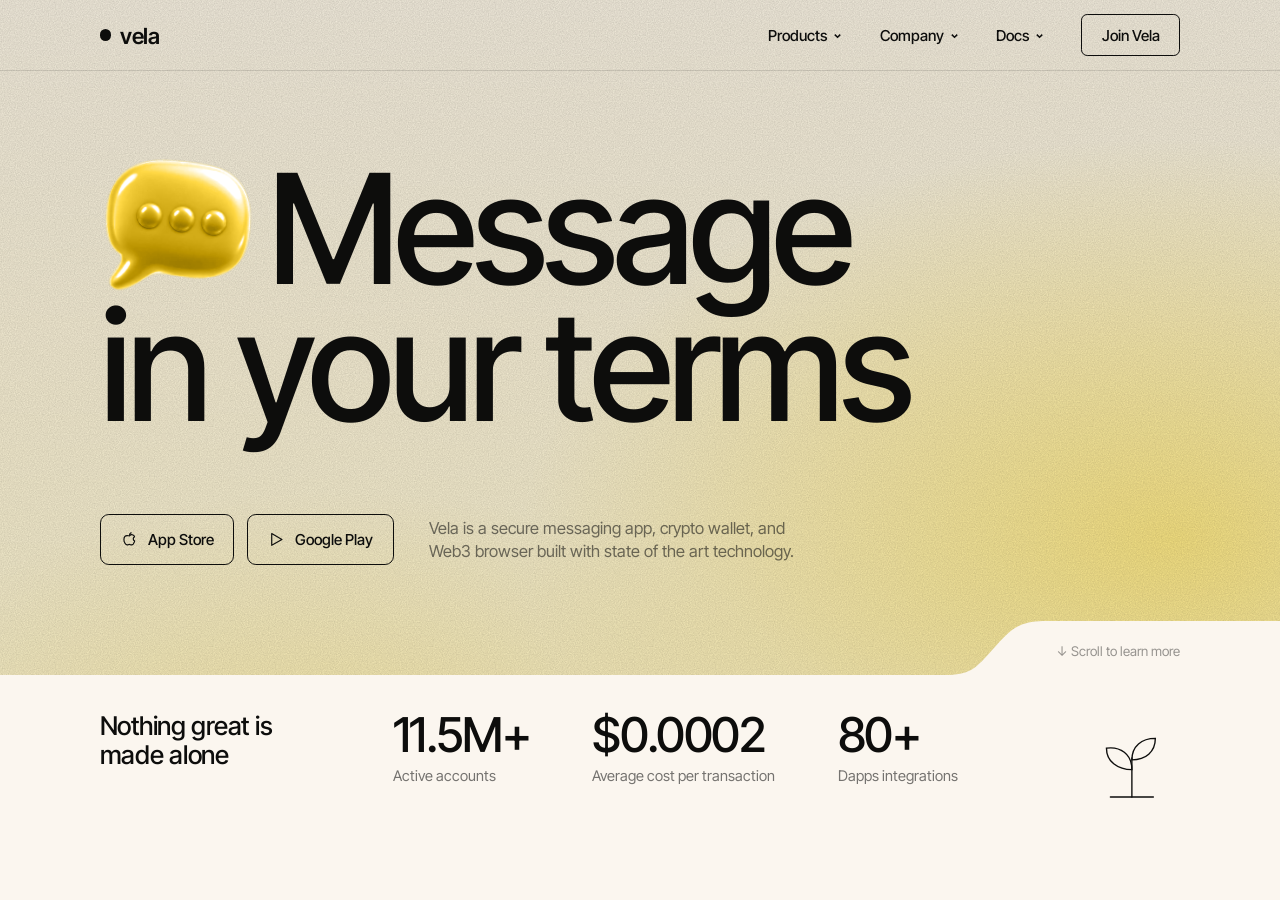
<file: vela/index.html>
<!doctype html>
<html lang="en">
<head>
<meta charset="utf-8">
<meta name="viewport" content="width=device-width, initial-scale=1">
<title>vela — in your terms</title>
<meta name="description" content="Vela is a secure messaging app, crypto wallet, and Web3 browser built with state of the art technology.">
<link rel="icon" href="data:image/svg+xml,%3Csvg xmlns=%27http://www.w3.org/2000/svg%27 viewBox=%270 0 10 10%27%3E%3Ccircle cx=%275%27 cy=%275%27 r=%274%27/%3E%3C/svg%3E">
<link rel="preload" href="fonts/intertight.woff2" as="font" type="font/woff2" crossorigin>
<link rel="preload" href="img/message.webp" as="image">
<style>
@font-face{font-family:"Inter Tight";src:url(fonts/intertight.woff2) format("woff2");font-weight:100 900;font-display:swap}
:root{--ink:#0D0D0C;--ink56:rgba(13,13,12,.56);--ink42:rgba(13,13,12,.42);--cream:#FBF6EF;--u:min(calc(100vw/1440),calc(100vh/960))}
*{box-sizing:border-box;margin:0;padding:0}
html,body{height:100%}
body{font-family:"Inter Tight",system-ui,sans-serif;color:var(--ink);background:var(--cream);-webkit-font-smoothing:antialiased;overflow-x:hidden}
a,button{color:inherit;font:inherit;text-decoration:none;background:none;border:0;cursor:pointer}

.page{height:100vh;min-height:560px;display:flex;flex-direction:column}
.hero{position:relative;flex:0 0 75%;overflow:hidden;isolation:isolate}
.bg{position:absolute;inset:-6%;z-index:-2}
.bg i{position:absolute;inset:0;opacity:0;will-change:opacity,transform;transform:scale(1.08)}
.bg i:nth-child(1){background:radial-gradient(60% 70% at 86% 76%,rgba(246,222,104,.75),transparent 70%),radial-gradient(45% 50% at 32% 105%,rgba(246,222,104,.35),transparent 70%),linear-gradient(#F2ECDF,#F4EBC6)}
.bg i:nth-child(2){background:radial-gradient(60% 70% at 86% 76%,rgba(249,150,84,.7),transparent 70%),radial-gradient(45% 50% at 32% 105%,rgba(249,150,84,.35),transparent 70%),linear-gradient(#F8DCC7,#F9CBA9)}
.bg i:nth-child(3){background:radial-gradient(60% 70% at 86% 76%,rgba(150,206,150,.7),transparent 70%),radial-gradient(45% 50% at 32% 105%,rgba(150,206,150,.35),transparent 70%),linear-gradient(#E9EBE0,#DFE9D4)}
.bg i:nth-child(4){background:radial-gradient(60% 70% at 86% 76%,rgba(222,150,200,.7),transparent 70%),radial-gradient(45% 50% at 32% 105%,rgba(222,150,200,.35),transparent 70%),linear-gradient(#F0E4E6,#ECD6E2)}
.grain{position:absolute;inset:0;z-index:-1;opacity:.18;mix-blend-mode:multiply;pointer-events:none;background:url("data:image/svg+xml,%3Csvg xmlns='http://www.w3.org/2000/svg' width='220' height='220'%3E%3Cfilter id='n'%3E%3CfeTurbulence type='fractalNoise' baseFrequency='.85' numOctaves='2' stitchTiles='stitch'/%3E%3CfeColorMatrix values='0 0 0 0 0 0 0 0 0 0 0 0 0 0 0 0 0 0 .9 0'/%3E%3C/filter%3E%3Crect width='100%25' height='100%25' filter='url(%23n)'/%3E%3C/svg%3E")}

.nav{height:calc(80*var(--u));min-height:56px;display:flex;align-items:center;padding:0 calc(112*var(--u));border-bottom:1px solid rgba(13,13,12,.12)}
.logo{display:flex;align-items:center;gap:calc(10*var(--u));font-weight:600;font-size:max(18px,calc(25*var(--u)));letter-spacing:-.02em}
.logo::before{content:"";width:max(10px,calc(13*var(--u)));height:max(10px,calc(13*var(--u)));border-radius:50%;background:var(--ink)}
.links{margin-left:auto;display:flex;align-items:center;gap:calc(42*var(--u));font-size:max(14px,calc(17*var(--u)));font-weight:500}
.links a{display:flex;align-items:center;gap:6px;min-height:40px}
.links a svg{width:.6em;height:.6em}
.join{height:max(40px,calc(48*var(--u)));padding:0 calc(22*var(--u));border:1.4px solid var(--ink);border-radius:calc(7*var(--u));display:inline-flex;align-items:center;font-weight:500;transition:background .25s,color .25s}
.join:hover{background:var(--ink);color:#fff}

h1{position:absolute;left:calc(112*var(--u));top:calc(190*var(--u));font-size:calc(172*var(--u));line-height:.86;letter-spacing:-.032em;font-weight:500}
.l1{display:block;position:relative;height:.86em;white-space:nowrap}
.l2{display:block}
.w{position:absolute;left:0;top:-.12em;display:inline-flex;align-items:center;gap:.08em;opacity:0;will-change:transform,opacity,filter}
.ic{position:relative;width:1.02em;height:1.02em;flex:none;isolation:isolate;will-change:transform}
.ic img{width:100%;height:100%;display:block;filter:grayscale(1) brightness(1.1) contrast(1.08)}
.ic::after{content:"";position:absolute;inset:0;background:var(--tint);mix-blend-mode:color;-webkit-mask:var(--m) center/contain no-repeat;mask:var(--m) center/contain no-repeat}

.row{position:absolute;left:calc(112*var(--u));top:calc(578*var(--u));display:flex;align-items:center;gap:calc(14*var(--u))}
.store{height:max(44px,calc(58*var(--u)));padding:0 calc(22*var(--u));border:1.4px solid var(--ink);border-radius:calc(10*var(--u));display:inline-flex;align-items:center;gap:calc(10*var(--u));font-size:max(14px,calc(17*var(--u)));font-weight:500;transition:background .35s,color .35s}
.store svg{width:1.25em;height:1.25em}
.store:hover,.store.fill{background:var(--ink);color:#fff}
.cap{margin-left:calc(26*var(--u));font-size:max(13px,calc(18.5*var(--u)));line-height:1.35;color:var(--ink56)}

.strip{position:relative;flex:1;background:var(--cream);padding:calc(40*var(--u)) calc(112*var(--u)) 0;display:flex;align-items:flex-start;gap:calc(70*var(--u))}
.notch{position:absolute;left:0;right:0;bottom:100%;height:calc(62*var(--u));width:100%;display:block}
.hint{position:absolute;right:calc(112*var(--u));bottom:calc(100% + 18*var(--u));font-size:max(12px,calc(15*var(--u)));color:var(--ink42);z-index:1}
.alone{font-size:calc(29*var(--u));font-weight:500;line-height:1.15;letter-spacing:-.01em;width:calc(260*var(--u));flex:none}
.stat b{display:block;font-size:calc(54*var(--u));font-weight:500;letter-spacing:-.03em;line-height:1}
.stat span{display:block;margin-top:calc(10*var(--u));font-size:max(12px,calc(16.5*var(--u)));color:var(--ink56)}
.sprout{margin-left:auto;width:calc(110*var(--u));height:calc(110*var(--u));flex:none}

@media (max-width:760px){
  .page{height:auto;min-height:0}
  .hero{flex:none;padding-bottom:64px}
  .nav{padding:0 18px}.links>a:not(.join){display:none}.join{padding:0 16px;border-radius:8px}
  h1{position:relative;left:auto;top:auto;margin:48px 18px 0;font-size:clamp(52px,15.5vw,88px)}
  .row{position:relative;left:auto;top:auto;margin:32px 18px 0;flex-wrap:wrap;gap:10px}
  .store{border-radius:10px;padding:0 16px}
  .cap{margin:8px 0 0;flex-basis:100%;font-size:15px}.cap br{display:none}
  .strip{flex-wrap:wrap;padding:28px 18px 40px;gap:26px 18px}
  .notch{height:28px}.hint{right:18px;bottom:calc(100% + 6px);font-size:12px}
  .alone{width:100%;font-size:24px}
  .stat{flex:0 0 calc(50% - 9px)}.stat b{font-size:34px}.stat span{font-size:13px;margin-top:6px}
  .sprout{width:72px;height:72px}
}
</style>
</head>
<body>
<div class="page">
  <section class="hero" aria-label="Vela">
    <div class="bg" id="bg" aria-hidden="true"><i></i><i></i><i></i><i></i></div>
    <div class="grain" aria-hidden="true"></div>
    <header class="nav">
      <a class="logo" href="#">vela</a>
      <nav class="links">
        <a href="#">Products<svg viewBox="0 0 10 10" fill="none" stroke="currentColor" stroke-width="1.6"><path d="M2 4l3 3 3-3"/></svg></a>
        <a href="#">Company<svg viewBox="0 0 10 10" fill="none" stroke="currentColor" stroke-width="1.6"><path d="M2 4l3 3 3-3"/></svg></a>
        <a href="#">Docs<svg viewBox="0 0 10 10" fill="none" stroke="currentColor" stroke-width="1.6"><path d="M2 4l3 3 3-3"/></svg></a>
        <a class="join" href="#">Join Vela</a>
      </nav>
    </header>
    <h1 aria-label="Message, browse, transact, build web — in your terms">
      <span class="l1" id="slot" aria-hidden="true"></span>
      <span class="l2" aria-hidden="true">in your terms</span>
    </h1>
    <div class="row">
      <a class="store" id="appstore" href="#"><svg viewBox="0 0 24 24" fill="none" stroke="currentColor" stroke-width="1.5" stroke-linejoin="round"><path d="M12 7.5c1.4-1.6 3.4-1.8 4.6-1 1 .6 1.6 1.4 1.9 2-2 1-2.5 4.2.2 5.6-.7 2.2-2.4 4.9-4 4.9-1.2 0-1.6-.7-2.8-.7s-1.7.7-2.8.7C7.2 19 5 15.4 5 12.3 5 9.1 7 7.2 9.1 7.2c1.1 0 2 .3 2.9.3z"/><path d="M12.2 6.8c-.1-1.6 1-3.1 2.6-3.3"/></svg>App Store</a>
      <a class="store" href="#"><svg viewBox="0 0 24 24" fill="none" stroke="currentColor" stroke-width="1.5" stroke-linejoin="round"><path d="M6 4.5v15l13-7.5z"/></svg>Google Play</a>
      <p class="cap">Vela is a secure messaging app, crypto wallet, and <br>Web3 browser built with state of the art technology.</p>
    </div>
  </section>
  <section class="strip">
    <svg class="notch" viewBox="0 0 1440 62" preserveAspectRatio="none" aria-hidden="true"><path fill="#FBF6EF" d="M0 62 H1062 C1092 62 1098 54 1116 34 C1138 9 1146 1 1178 1 H1440 V62 Z"/></svg>
    <span class="hint">↓ Scroll to learn more</span>
    <p class="alone">Nothing great is<br>made alone</p>
    <div class="stat"><b>11.5M+</b><span>Active accounts</span></div>
    <div class="stat"><b>$0.0002</b><span>Average cost per transaction</span></div>
    <div class="stat"><b>80+</b><span>Dapps integrations</span></div>
    <svg class="sprout" viewBox="0 0 100 100" fill="none" stroke="#0D0D0C" stroke-width="1.4" stroke-linecap="round" aria-hidden="true"><path d="M50 88V48"/><path d="M50 60C50 44 38 36 24 38c0 14 12 22 26 22z"/><path d="M50 50c0-14 10-22 24-22 0 14-10 22-24 22z"/><path d="M28 88h44"/></svg>
  </section>
</div>
<script>
(() => {
  const W = [['Message', 'message', '#E9C22E'], ['Browse', 'browse', '#F2772F'], ['Transact', 'transact', '#3FB874'], ['Build web', 'build', '#C564C4']];
  const slot = document.getElementById('slot'), layers = [...document.getElementById('bg').children], app = document.getElementById('appstore');
  slot.innerHTML = W.map(([w, f, c]) => `<span class="w"><span class="ic" style="--tint:${c};--m:url(img/${f}.webp)"><img src="img/${f}.webp" alt="" width="320" height="320" decoding="async"></span>${w}</span>`).join('');
  const words = [...slot.children], icons = words.map(w => w.firstElementChild);
  const RM = matchMedia('(prefers-reduced-motion: reduce)').matches;
  const S = 1.75, N = 4, ENTER = .5, LEAVE = .42, XF = .77;
  const clamp = (x, a = 0, b = 1) => Math.min(b, Math.max(a, x));
  const eo = t => 1 - Math.pow(1 - t, 3), ei = t => t * t * t;

  if (RM) {
    words[1].style.opacity = 1; layers[1].style.opacity = 1; return;
  }
  /* one clock: a long Web Animation whose currentTime everything reads */
  const clock = document.body.animate([{ opacity: 1 }, { opacity: 1 }], { duration: 1e9 });
  document.addEventListener('visibilitychange', () => document.hidden ? clock.pause() : clock.play());
  const prev = new Array(N).fill('');
  function frame() {
    const t = (clock.currentTime || 0) / 1000, cyc = t / S, idx = Math.floor(cyc) % N, local = t - Math.floor(cyc) * S;
    for (let i = 0; i < N; i++) {
      let css = 'opacity:0';
      if (i === idx) {
        const a = clamp(local / ENTER), b = clamp((local - (S - LEAVE)) / LEAVE);
        const e = eo(a), l = ei(b);
        const op = e * (1 - l), y = (1 - e) * .32 - l * .16, blur = (1 - e) * 10 + l * 8, sc = .96 + .04 * e;
        css = `opacity:${op.toFixed(3)};transform:translate3d(0,${y.toFixed(4)}em,0) scale(${sc.toFixed(4)})` + (blur > .05 ? `;filter:blur(${blur.toFixed(2)}px)` : '');
        const ai = eo(clamp((local - .06) / ENTER)), bob = Math.sin(t * 2.2) * .028, rot = Math.sin(t * 1.7) * 3;
        icons[i].style.transform = `translate3d(0,${bob.toFixed(4)}em,0) rotate(${(rot - 14 * (1 - ai)).toFixed(2)}deg) scale(${(.7 + .3 * ai).toFixed(4)})`;
      }
      if (css !== prev[i]) { words[i].style.cssText = css; prev[i] = css; }
    }
    /* panel crossfade straddling each change */
    const toNext = S - local, sinceStart = local;
    let wNext = 0, wPrev = 0;
    if (toNext < XF / 2) wNext = .5 * (1 - toNext / (XF / 2));
    if (sinceStart < XF / 2) wPrev = .5 * (1 - sinceStart / (XF / 2));
    const op = new Array(N).fill(0);
    op[idx] = 1 - wNext - wPrev; op[(idx + 1) % N] += wNext; op[(idx + N - 1) % N] += wPrev;
    const dx = Math.sin(t * .23) * 2.2, dy = Math.cos(t * .19) * 1.6;
    layers.forEach((L, i) => { L.style.opacity = op[i].toFixed(3); if (op[i] > 0) L.style.transform = `translate3d(${dx.toFixed(2)}%,${dy.toFixed(2)}%,0) scale(1.08)`; });
    /* App Store flash during Build web hold */
    app.classList.toggle('fill', idx === 3 && local > ENTER + .1 && local < S - LEAVE - .1);
    requestAnimationFrame(frame);
  }
  requestAnimationFrame(frame);
})();
</script>
</body>
</html>
</file>
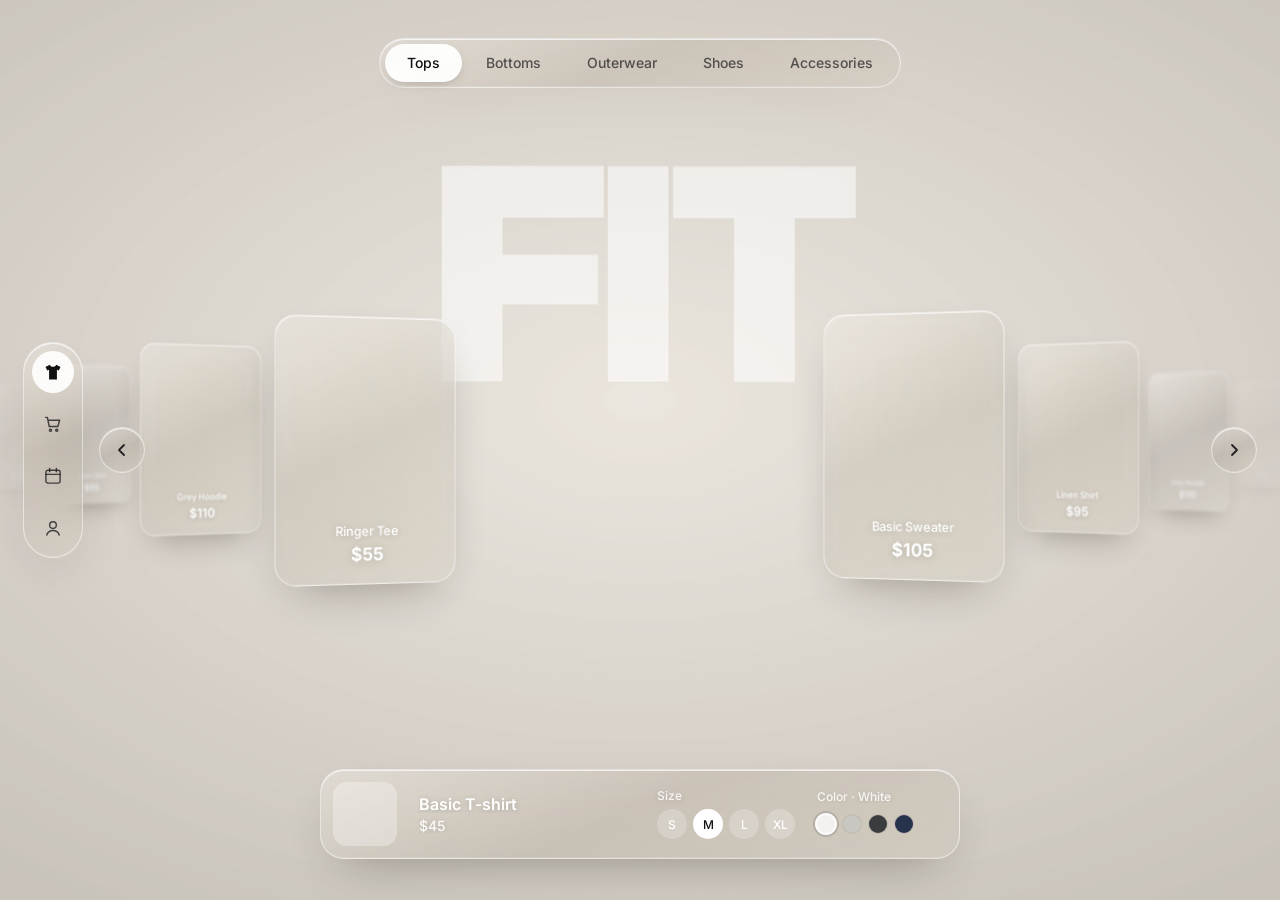
<file: virtualfit/index.html>
<!doctype html>
<html lang="en">
<head>
<meta charset="utf-8">
<meta name="viewport" content="width=device-width,initial-scale=1">
<title>VirtualFit: Spatial Try-On</title>
<meta name="description" content="Spatial virtual try-on: drag the garment arc and watch the outfit scan onto the model.">
<link rel="preconnect" href="https://fonts.googleapis.com">
<link rel="preconnect" href="https://fonts.gstatic.com" crossorigin>
<link href="https://fonts.googleapis.com/css2?family=Inter:wght@400;500;600;700;800;900&display=swap" rel="stylesheet">
<style>
:root{
  --ease:cubic-bezier(.2,.8,.2,1);
  --sans:"Inter",system-ui,-apple-system,sans-serif;
  --MH:min(78vh,62vw);
  --CW:200px;
  --room:url("https://images.higgs.ai/?default=1&output=webp&url=https%3A%2F%2Fd8j0ntlcm91z4.cloudfront.net%2Fuser_38xzZboKViGWJOttwIXH07lWA1P%2Fhf_20261104_080623_c94c85a3-23d5-4a0c-afff-41be1b5b8191.png&w=2400&q=85");
  --model:url("https://images.higgs.ai/?default=1&output=webp&url=https%3A%2F%2Fd8j0ntlcm91z4.cloudfront.net%2Fuser_38xzZboKViGWJOttwIXH07lWA1P%2Fhf_20261104_080717_e02cb856-b812-4c9b-9b86-8a741c7f65eb.png&w=2688&q=85");
  --garm:url("https://images.higgs.ai/?default=1&output=webp&url=https%3A%2F%2Fd8j0ntlcm91z4.cloudfront.net%2Fuser_38xzZboKViGWJOttwIXH07lWA1P%2Fhf_20261104_080719_f5a4cca2-cf42-4957-ab3b-ddec34d2b71a.png&w=2048&q=85");
}
*{box-sizing:border-box;margin:0;padding:0}
html,body{height:100%}
body{background:#e9e4dc;color:#fff;font-family:var(--sans);overflow:hidden;-webkit-font-smoothing:antialiased;-moz-osx-font-smoothing:grayscale;user-select:none;-webkit-user-select:none}
button{font:inherit;color:inherit;background:none;border:0;cursor:pointer;-webkit-tap-highlight-color:transparent}
@media (pointer:fine){html,body,button{cursor:none}}

/* room */
.room{position:fixed;inset:-3%;background:var(--room) center/cover no-repeat;filter:blur(2.5px) saturate(1.05);transform:scale(1.08);z-index:0;will-change:transform}
.room::after{content:"";position:absolute;inset:0;background:radial-gradient(70% 60% at 50% 45%,rgba(255,252,246,.10),rgba(40,30,20,.16))}

/* ghost word */
.ghost{position:fixed;left:50%;top:calc(50% - var(--MH)*.42);z-index:2;transform:translateX(-50%);font:900 calc(var(--MH)*.42)/.8 var(--sans);letter-spacing:-.04em;color:rgba(255,255,255,.3);-webkit-text-stroke:1px rgba(255,255,255,.35);text-shadow:0 1px 0 rgba(255,255,255,.35);white-space:nowrap;pointer-events:none}
.ghost span{display:inline-block}

/* glass */
.glass{background:linear-gradient(155deg,rgba(250,248,245,.30),rgba(150,144,136,.20) 48%,rgba(205,200,192,.24));-webkit-backdrop-filter:blur(22px) saturate(1.5);backdrop-filter:blur(22px) saturate(1.5);border:1px solid rgba(255,255,255,.5);box-shadow:inset 0 1px 0 rgba(255,255,255,.7),inset 0 -1px 0 rgba(255,255,255,.12),0 20px 50px -24px rgba(40,30,20,.45)}

/* tabs */
.tabs{position:fixed;left:50%;top:4.2vh;transform:translateX(-50%);z-index:30;padding:5px;border-radius:999px;display:flex;gap:2px}
.tabs button{position:relative;z-index:1;height:38px;padding:0 22px;font:500 14px var(--sans);color:rgba(30,30,32,.72);border-radius:999px;white-space:nowrap;transition:color .4s var(--ease)}
.tabs button.on{color:#111}
.pill{position:absolute;left:0;top:5px;height:38px;width:0;border-radius:999px;background:rgba(255,255,255,.92);box-shadow:0 4px 14px -6px rgba(0,0,0,.3);transition:transform .6s var(--ease),width .6s var(--ease)}

/* rail */
.rail{position:fixed;left:max(18px,1.8vw);top:50%;transform:translateY(-50%);z-index:30;padding:8px;display:flex;flex-direction:column;gap:10px;border-radius:999px}
.rail button{width:42px;height:42px;border-radius:50%;display:grid;place-items:center;color:rgba(30,30,32,.8);transition:background .3s var(--ease)}
.rail button:hover{background:rgba(255,255,255,.35)}
.rail button.on{background:rgba(255,255,255,.9);color:#111}
.rail svg{width:20px;height:20px}

/* stage + cards */
.stage{position:fixed;inset:0;z-index:10;touch-action:pan-y}
.arc{position:absolute;left:50%;top:50%;width:0;height:0}
.card{position:absolute;left:calc(var(--CW)/-2);top:calc(var(--CW)*-.71);width:var(--CW);height:calc(var(--CW)*1.42);border-radius:22px;overflow:hidden;will-change:transform,opacity;visibility:hidden}
.card .g{position:absolute;left:8%;right:8%;top:5%;height:66%;background-image:var(--garm);background-repeat:no-repeat;background-size:320% 212.5%;filter:drop-shadow(0 14px 14px rgba(40,30,20,.22));pointer-events:none}
.card .nm,.card .pr{position:absolute;left:0;right:0;text-align:center;color:#fff;text-shadow:0 1px 8px rgba(0,0,0,.18);white-space:nowrap;pointer-events:none}
.card .nm{bottom:17%;font:500 calc(var(--CW)*.068) var(--sans)}
.card .pr{bottom:7%;font:700 calc(var(--CW)*.095) var(--sans)}
.sheen{position:absolute;inset:0;background:linear-gradient(105deg,transparent 40%,rgba(255,255,255,.5) 50%,transparent 60%);transform:translateX(-120%);pointer-events:none}
.lowfx .card.glass,.lowfx .card.glass.lite{-webkit-backdrop-filter:none;backdrop-filter:none;background:linear-gradient(155deg,rgba(240,236,230,.55),rgba(170,164,156,.40) 48%,rgba(215,210,202,.46))}
.lowfx .card .g{filter:none}
.card.lite{-webkit-backdrop-filter:none;backdrop-filter:none;background:linear-gradient(155deg,rgba(240,236,230,.52),rgba(170,164,156,.38) 48%,rgba(215,210,202,.44))}
.ghost,.ghost span,.room,.cur,.scan{will-change:transform}

/* model */
.model{position:fixed;left:50%;bottom:0;transform:translateX(-50%);height:var(--MH);aspect-ratio:524/1360;z-index:50;pointer-events:none}
.fig{position:absolute;inset:0;background-image:var(--model);background-repeat:no-repeat;background-size:513% 111.76%;background-position:0 100%}
#mCur{visibility:hidden}
#mNext{clip-path:inset(0 0 100% 0);transform-origin:50% 100%}
.grid{position:absolute;inset:0;background:repeating-linear-gradient(0deg,transparent 0 5px,rgba(255,255,255,.22) 5px 6px);mix-blend-mode:screen;clip-path:inset(0 0 100% 0);
  -webkit-mask-image:var(--model);mask-image:var(--model);-webkit-mask-repeat:no-repeat;mask-repeat:no-repeat;-webkit-mask-size:513% 111.76%;mask-size:513% 111.76%;-webkit-mask-position:0 100%;mask-position:0 100%}
.scan{position:absolute;left:-14%;width:128%;top:0;height:2px;background:linear-gradient(90deg,transparent,#fff 18%,#fff 82%,transparent);box-shadow:0 0 18px 4px rgba(255,255,255,.75),0 0 60px 10px rgba(190,225,255,.45);opacity:0}
.scan::after{content:"";position:absolute;left:14%;right:14%;bottom:100%;height:calc(var(--MH)*.12);background:linear-gradient(to top,rgba(220,238,255,.32),transparent)}

/* arrows */
.arr{position:fixed;top:50%;margin-top:-23px;width:46px;height:46px;border-radius:50%;display:grid;place-items:center;z-index:30;color:#222}
.arr svg{width:16px;height:16px}
.arr.l{left:calc(max(18px,1.8vw) + 76px)}
.arr.r{right:max(18px,1.8vw)}

/* buy card */
.buy{position:fixed;left:50%;bottom:4.6vh;transform:translateX(-50%);z-index:60;width:min(640px,calc(100vw - 32px));display:flex;align-items:center;gap:22px;padding:12px 22px 12px 12px;border-radius:24px;color:#fff;text-shadow:0 1px 6px rgba(0,0,0,.18)}
.thumb{flex:0 0 64px;height:64px;border-radius:14px;background:rgba(255,255,255,.3);position:relative;overflow:hidden}
.thumb i{position:absolute;inset:6px;background-image:var(--garm);background-repeat:no-repeat;background-size:320% 212.5%}
.info{flex:1 1 auto;min-width:0}
.ln{position:relative;height:1.15em;line-height:1.15;overflow:hidden}
.ln span{position:absolute;left:0;top:0;white-space:nowrap}
.bn{font:600 16px var(--sans)}
.bp{font:500 14px var(--sans);opacity:.9;margin-top:4px}
.lab{font:500 12px var(--sans);opacity:.85;margin-bottom:6px}
.chips{display:flex;gap:6px}
.chip{width:30px;height:30px;border-radius:50%;background:rgba(255,255,255,.22);color:#fff;font:500 12px var(--sans);display:grid;place-items:center;transition:transform .2s var(--ease),background .3s var(--ease),color .3s var(--ease)}
.chip.on{background:#fff;color:#111;text-shadow:none}
.chip:active{transform:scale(.9)}
.colors .ln{min-width:120px}
.dots{display:flex;gap:8px;height:30px;align-items:center}
.dot{width:18px;height:18px;border-radius:50%;box-shadow:0 0 0 1px rgba(0,0,0,.08);transition:box-shadow .3s var(--ease)}
.dot.on{box-shadow:0 0 0 2px rgba(255,255,255,.95),0 0 0 4px rgba(0,0,0,.12)}

/* cursor */
.cur{position:fixed;left:0;top:0;width:58px;height:58px;margin:-29px 0 0 -29px;z-index:100;pointer-events:none;opacity:0;transition:opacity .3s}
.cur.live{opacity:1}
.cur .ring{position:absolute;inset:0;border-radius:50%;border:1.5px solid rgba(255,255,255,.95);background:rgba(255,255,255,.14);-webkit-backdrop-filter:blur(6px);backdrop-filter:blur(6px);box-shadow:0 6px 20px -8px rgba(0,0,0,.35);transition:transform .5s var(--ease),background .5s var(--ease)}
.cur .dt{position:absolute;left:50%;top:50%;width:6px;height:6px;margin:-3px 0 0 -3px;border-radius:50%;background:#fff;transition:transform .4s var(--ease)}
.cur b{position:absolute;inset:0;display:grid;place-items:center;font:700 10px var(--sans);letter-spacing:.12em;white-space:nowrap;transform:scale(0);opacity:0;transition:transform .45s var(--ease),opacity .45s var(--ease)}
.cur .t1{color:#111}
.cur .t2{color:#fff;text-shadow:0 1px 4px rgba(0,0,0,.25)}
.cur.down .ring{transform:scale(1.05)}
.cur.try .ring{transform:scale(1.5);background:rgba(255,255,255,.92)}
.cur.try .dt,.cur.drag .dt{transform:scale(0)}
.cur.try .t1,.cur.drag .t2{transform:scale(1);opacity:1}
.cur.drag .ring{transform:scale(1.2)}
.cur.btn .ring{transform:scale(.6)}
@media (pointer:coarse){.cur{display:none}}

/* phones */
@media (max-width:767px){
  :root{--MH:min(62vh,128vw)}
  .tabs{max-width:calc(100vw - 24px);overflow-x:auto;scrollbar-width:none}
  .tabs::-webkit-scrollbar{display:none}
  .tabs button{height:32px;padding:0 13px;font-size:12px}
  .pill{height:32px}
  .rail{left:10px;top:auto;bottom:calc(4.6vh + 150px);transform:none;padding:6px;gap:6px}
  .rail button{width:34px;height:34px}
  .rail svg{width:17px;height:17px}
  .arr{display:none}
  .card.glass{-webkit-backdrop-filter:blur(12px) saturate(1.4);backdrop-filter:blur(12px) saturate(1.4)}
  .card.glass.lite{-webkit-backdrop-filter:none;backdrop-filter:none}
  .buy{flex-wrap:wrap;gap:10px 16px;padding:12px 16px 12px 12px}
  .info{flex-basis:calc(100% - 80px)}
}

</style>
</head>
<body>
<div class="room" aria-hidden="true"></div>
<div class="ghost" aria-hidden="true"><span>F</span><span>I</span><span>T</span></div>

<nav class="tabs glass" aria-label="Categories">
  <span class="pill"></span>
  <button class="on">Tops</button><button>Bottoms</button><button>Outerwear</button><button>Shoes</button><button>Accessories</button>
</nav>

<nav class="rail glass" aria-label="Tools">
  <button class="on" aria-label="Wardrobe"><svg viewBox="0 0 24 24" fill="currentColor"><path d="M8.2 3.2 3 6.1l2.1 4.2 2.2-1V21h9.4V9.3l2.2 1L21 6.1l-5.2-2.9C15.2 4.8 13.8 5.8 12 5.8S8.8 4.8 8.2 3.2z"/></svg></button>
  <button aria-label="Cart"><svg viewBox="0 0 24 24" fill="none" stroke="currentColor" stroke-width="1.7" stroke-linecap="round" stroke-linejoin="round"><path d="M3 4h2.2l2.3 11h10.3L20 7.5H6.4"/><circle cx="9" cy="19.5" r="1.3"/><circle cx="16.5" cy="19.5" r="1.3"/></svg></button>
  <button aria-label="Calendar"><svg viewBox="0 0 24 24" fill="none" stroke="currentColor" stroke-width="1.7" stroke-linecap="round" stroke-linejoin="round"><rect x="3.5" y="5" width="17" height="15.5" rx="2.5"/><path d="M3.5 10h17M8 3v4M16 3v4"/></svg></button>
  <button aria-label="Profile"><svg viewBox="0 0 24 24" fill="none" stroke="currentColor" stroke-width="1.7" stroke-linecap="round" stroke-linejoin="round"><circle cx="12" cy="8.5" r="4"/><path d="M4.5 20.5c1.2-3.6 4-5.5 7.5-5.5s6.3 1.9 7.5 5.5"/></svg></button>
</nav>

<main class="stage" tabindex="-1" aria-label="Garment arc. Drag, scroll or use arrow keys.">
  <div class="arc"></div>
</main>

<div class="model" aria-hidden="true">
  <div class="fig" id="mCur"></div>
  <div class="fig" id="mNext"></div>
  <div class="grid"></div>
  <div class="scan"></div>
</div>

<button class="arr l glass" aria-label="Previous garment"><svg viewBox="0 0 16 16" fill="none" stroke="currentColor" stroke-width="1.8" stroke-linecap="round" stroke-linejoin="round"><path d="M10 3 5 8l5 5"/></svg></button>
<button class="arr r glass" aria-label="Next garment"><svg viewBox="0 0 16 16" fill="none" stroke="currentColor" stroke-width="1.8" stroke-linecap="round" stroke-linejoin="round"><path d="m6 3 5 5-5 5"/></svg></button>

<section class="buy glass" aria-live="polite">
  <div class="thumb"><i></i></div>
  <div class="info">
    <div class="ln bn"><span></span></div>
    <div class="ln bp"><span></span></div>
  </div>
  <div class="sizes">
    <div class="lab">Size</div>
    <div class="chips"><button class="chip">S</button><button class="chip on">M</button><button class="chip">L</button><button class="chip">XL</button></div>
  </div>
  <div class="colors">
    <div class="lab ln" id="cLab"><span></span></div>
    <div class="dots"></div>
  </div>
</section>

<div class="cur" aria-hidden="true"><span class="ring"></span><span class="dt"></span><b class="t1">TRY ON</b><b class="t2">DRAG</b></div>

<script>
(() => {
const ITEMS=[
  {n:"Basic T-shirt", p:45,  g:[1.14,3.06],  m:.37,   c:[["White","#f4f2ee"],["Ash","#c9c7c2"],["Charcoal","#3b3c3f"],["Navy","#27324d"]]},
  {n:"Basic Sweater", p:105, g:[49.7,1.39],  m:25.0,  c:[["White","#f6f4ef"],["Oat","#ddd3c2"],["Sage","#b9c2ae"],["Black","#1f1f21"]]},
  {n:"Linen Shirt",   p:95,  g:[98.2,3.33],  m:49.86, c:[["White","#f7f6f1"],["Sand","#d9ccb4"],["Sky","#bcd0e2"],["Olive","#717556"]]},
  {n:"Grey Hoodie",   p:110, g:[1.14,93.3],  m:74.77, c:[["Heather","#a9a9a8"],["Bone","#e6e1d6"],["Forest","#33463a"],["Black","#1f1f21"]]},
  {n:"Ringer Tee",    p:55,  g:[49.7,95.3],  m:99.35, c:[["White / Black","#f4f2ee"],["Cream / Navy","#efe6d3"],["Grey / Red","#c9c7c2"],["White / Green","#e9efe8"]]},
];
const N=10, EASE='cubic-bezier(.2,.8,.2,1)', SCAN='cubic-bezier(.65,0,.35,1)';
const RM=matchMedia('(prefers-reduced-motion: reduce)').matches;
const $=s=>document.querySelector(s), $$=s=>[...document.querySelectorAll(s)];
const mod=(a,n)=>((a%n)+n)%n;
const root=document.documentElement, stage=$('.stage'), arc=$('.arc'), room=$('.room'), ghost=$('.ghost'), letters=$$('.ghost span');
const mCur=$('#mCur'), mNext=$('#mNext'), grid=$('.grid'), scan=$('.scan'), cur=$('.cur');

// cards
const cards=[];
for(let i=0;i<N;i++){
  const it=ITEMS[i%5], c=document.createElement('div');
  c.className='card glass'; c.dataset.i=i; c.seed=Math.random()*Math.PI*2;
  c.innerHTML=`<i class="g" style="background-position:${it.g[0]}% ${it.g[1]}%"></i><span class="nm">${it.n}</span><span class="pr">$${it.p}</span><span class="sheen"></span>`;
  const sh=c.querySelector('.sheen');
  c.addEventListener('pointerenter',()=>{ if(RM||dragging) return; sh.animate([{transform:'translate3d(-120%,0,0)'},{transform:'translate3d(120%,0,0)'}],{duration:1000,easing:EASE}); });
  arc.appendChild(c); cards.push(c);
}

// layout
let W,H,XS,phone;
function size(){
  W=innerWidth; H=innerHeight; phone=W<768;
  XS=(phone?[0,.36,.5,.56,.6,.62]:[0,.215,.345,.432,.49,.52]).map(v=>v*W);
  const cw=phone?Math.min(W*.30,170):Math.min(W*.148,H*.33);
  root.style.setProperty('--CW',cw+'px');
  placePill($('.tabs .on'),true);
}
const xAt=a=>{ if(a>=5) return XS[5]; const k=Math.floor(a); return XS[k]+(XS[k+1]-XS[k])*(a-k); };

// state
let pos=0, target=0, intro=RM?1:0, shown=-1, ready=false;
let dragging=false, p0=0, x0=0, lastX=0, lastT=0, vel=0, moved=0, downCard=null;
let sx=0, sy=0, tsx=0, tsy=0;
let anims=[];

// preload model sheet before first scan
const pre=new Image();
pre.onload=pre.onerror=()=>{ ready=true; };
pre.src=getComputedStyle(root).getPropertyValue('--model').trim().replace(/^url\(["']?|["']?\)$/g,'');

// frame-rate independent smoothing: same feel at 30, 60, 120, 144 Hz
const lerpK=(k,dt)=>1-Math.pow(1-k,dt*60);
let lastMs=0, lastIe=-1;
// adaptive quality: after the intro, sample ~1.5s of frames; if the GPU can't hold 45fps, drop to light effects
let lowfx=false, qN=0, qT=0, qDone=new URLSearchParams(location.search).has('fx');
if(new URLSearchParams(location.search).get('fx')==='lite'){ lowfx=true; root.classList.add('lowfx'); }
function frame(ms){
  const raw=lastMs?(ms-lastMs)/1000:1/60;
  const dt=Math.min(.05,raw); lastMs=ms;
  if(!qDone && intro>=1 && !document.hidden){
    qN++; qT+=raw;
    if(qT>=1.5){ qDone=true; if(qN/qT<45){ lowfx=true; root.classList.add('lowfx'); cards.forEach(c=>{ c._b=0; c.style.filter=''; }); } }
  }
  const t=ms/1000;
  if(!dragging){
    pos = RM ? target : pos+(target-pos)*lerpK(.11,dt);
    if(Math.abs(target-pos)<1e-4) pos=target;
  }
  intro=Math.min(1,intro+.012*dt*60);
  const ie=RM?1:1-Math.pow(1-intro,3);
  const kp=lerpK(.06,dt);
  sx+=(tsx-sx)*kp; sy+=(tsy-sy)*kp;

  for(const c of cards){
    const u=mod(+c.dataset.i-pos+5,10)-5, a=Math.abs(u), sg=Math.sign(u);
    let s,z,op,ry,blur=0;
    if(a<1){ s=.55+.45*a; z=-260*(1-a); op=a; ry=-sg*16*a; }
    else{ s=1/(1+.3*Math.pow(a-1,1.15)); z=-110*(a-1); op=1; ry=-sg*(16+9*Math.min(2,a-1)); blur=Math.max(0,a-1.6)*2.4; }
    if(a>3.4) op=1-(a-3.4)/.8;
    op=Math.max(0,Math.min(1,op))*ie;
    // only touch the DOM when something actually changed
    const vis=op>=.01;
    if(vis!==c._v){ c._v=vis; c.style.visibility=vis?'visible':'hidden'; }
    if(!vis) continue;
    const bob=RM?0:Math.sin(t*1.1+c.seed)*H*.006*Math.min(1,a);
    const y=bob-(1-s)*H*.04;
    ry+=sx*10;
    const x=sg*xAt(a)*ie;
    c.style.transform=`translate3d(${x.toFixed(2)}px,${y.toFixed(2)}px,0) perspective(1300px) translateZ(${z.toFixed(1)}px) rotateY(${ry.toFixed(2)}deg) rotateX(${(-sy*6).toFixed(2)}deg) scale(${(s*(.6+.4*ie)).toFixed(4)})`;
    const o=op.toFixed(3); if(c._o!==o){ c._o=o; c.style.opacity=o; }
    const zi=a<1?1:Math.round(100-10*a); if(c._z!==zi){ c._z=zi; c.style.zIndex=zi; }
    // blur in 0.5px steps -> far cards repaint ~5x less while moving
    const b=lowfx?0:Math.round(blur*2)/2;
    if(c._b!==b){ c._b=b; c.style.filter=b>0?`blur(${b}px)`:''; }
    // live frosted glass only on the 4-5 near cards; far (already blurred) cards use a cheap tint
    const lite=a>2.6;
    if(c._l!==lite){ c._l=lite; c.classList.toggle('lite',lite); }
  }

  room.style.transform=`translate3d(${(-sx*22).toFixed(2)}px,${(-sy*14).toFixed(2)}px,0) scale(${(1.08-.03*ie).toFixed(4)})`;
  ghost.style.transform=`translate3d(calc(-50% - ${(sx*40).toFixed(2)}px),${(-sy*16).toFixed(2)}px,0)`;
  if(ie!==lastIe){ lastIe=ie; letters.forEach((l,i)=>{ l.style.transform=`translate3d(0,${((1-ie)*(60+30*i)).toFixed(2)}px,0)`; }); }

  // cursor follow
  const kc=lerpK(.22,dt);
  cx+=(tx-cx)*kc; cy+=(ty-cy)*kc;
  cur.style.transform=`translate3d(${cx.toFixed(1)}px,${cy.toFixed(1)}px,0)`;

  // settle -> try on (fires as the arc lands, not after it has fully stopped)
  if(ready && !dragging && Math.abs(target-pos)<.1){
    const k=mod(Math.round(target),5);
    if(k!==shown) tryOn(k);
  }
  requestAnimationFrame(frame);
}

// try-on scan
function tryOn(k){
  const first=shown<0; shown=k;
  updateBuy(k,first);
  anims.forEach(a=>a.cancel()); anims=[];
  const it=ITEMS[k];
  mNext.style.backgroundPositionX=it.m+'%';
  grid.style.webkitMaskPosition=grid.style.maskPosition=`${it.m}% 100%`;
  if(RM){ mCur.style.backgroundPositionX=it.m+'%'; mCur.style.visibility='visible'; return; }
  const mh=mNext.offsetHeight;
  const clip=mNext.animate([{clipPath:'inset(0 0 100% 0)'},{clipPath:'inset(0 0 0% 0)'}],{duration:950,easing:SCAN,fill:'forwards'});
  anims=[
    clip,
    grid.animate([{clipPath:'inset(0 0 100% 0)'},{clipPath:'inset(0 0 0 0)',offset:.5},{clipPath:'inset(100% 0 0 0)'}],{duration:1092,easing:SCAN,fill:'forwards'}),
    scan.animate([
      {transform:'translate3d(0,0,0) scaleX(.2)',opacity:0},
      {transform:`translate3d(0,${(mh*.06).toFixed(1)}px,0) scaleX(1)`,opacity:1,offset:.08},
      {transform:`translate3d(0,${(mh*.94).toFixed(1)}px,0) scaleX(1)`,opacity:1,offset:.92},
      {transform:`translate3d(0,${mh.toFixed(1)}px,0) scaleX(.2)`,opacity:0}
    ],{duration:950,easing:SCAN,fill:'forwards'}),
    mNext.animate([{transform:'scale(1.012)'},{transform:'scale(1)'}],{duration:1250,easing:'ease-out'})
  ];
  clip.onfinish=()=>{
    mCur.style.backgroundPositionX=it.m+'%';
    mCur.style.visibility='visible';
    anims.forEach(a=>a.cancel()); anims=[];
  };
}

// buy card
const bn=$('.bn'), bp=$('.bp'), cLab=$('#cLab'), thumbI=$('.thumb i'), dots=$('.dots');
function roll(el,text,instant){
  const spans=[...el.querySelectorAll('span')];
  if(instant||RM){ el.innerHTML=''; const s=document.createElement('span'); s.textContent=text; el.appendChild(s); return; }
  spans.slice(0,-1).forEach(s=>s.remove());
  const old=spans[spans.length-1];
  if(old && old.textContent===text) return;
  const nw=document.createElement('span'); nw.textContent=text; el.appendChild(nw);
  nw.animate([{transform:'translateY(110%)'},{transform:'translateY(0)'}],{duration:620,easing:EASE,fill:'both'});
  if(old) old.animate([{transform:'translateY(0)'},{transform:'translateY(-110%)'}],{duration:620,easing:EASE,fill:'forwards'}).onfinish=()=>old.remove();
}
function updateBuy(k,instant){
  const it=ITEMS[k];
  roll(bn,it.n,instant); roll(bp,'$'+it.p,instant); roll(cLab,'Color · '+it.c[0][0],instant);
  thumbI.style.backgroundPosition=`${it.g[0]}% ${it.g[1]}%`;
  if(!instant&&!RM) thumbI.animate([{transform:'translateY(70%) scale(.8)'},{transform:'none'}],{duration:650,easing:EASE});
  dots.innerHTML='';
  it.c.forEach(([name,hex],i)=>{
    const d=document.createElement('button');
    d.className='dot'+(i?'':' on'); d.style.background=hex; d.setAttribute('aria-label','Color '+name);
    d.onclick=()=>{ dots.querySelectorAll('.dot').forEach(x=>x.classList.remove('on')); d.classList.add('on'); roll(cLab,'Color · '+name); };
    dots.appendChild(d);
  });
}
$$('.chip').forEach(ch=>ch.onclick=()=>{ $$('.chip').forEach(x=>x.classList.remove('on')); ch.classList.add('on'); });

// tabs
const pill=$('.pill');
function placePill(btn,instant){
  if(!btn) return;
  if(instant) pill.style.transition='none';
  pill.style.width=btn.offsetWidth+'px';
  pill.style.transform=`translateX(${btn.offsetLeft}px)`;
  if(instant){ void pill.offsetWidth; pill.style.transition=''; }
}
$$('.tabs button').forEach(b=>b.onclick=()=>{
  if(b.classList.contains('on')) return;
  $$('.tabs button').forEach(x=>x.classList.remove('on')); b.classList.add('on');
  placePill(b); target+=5;
});
$$('.rail button').forEach(b=>b.onclick=()=>{ $$('.rail button').forEach(x=>x.classList.remove('on')); b.classList.add('on'); });

// input: drag / click
stage.addEventListener('pointerdown',e=>{
  if(e.button!==0) return;
  dragging=true; p0=pos; x0=lastX=e.clientX; lastT=performance.now(); vel=0; moved=0;
  downCard=e.target.closest('.card');
  stage.setPointerCapture(e.pointerId);
  cur.classList.add('down');
});
stage.addEventListener('pointermove',e=>{
  if(!dragging) return;
  const now=performance.now(), dx=e.clientX-x0, dt=Math.max(1,now-lastT);
  vel=.8*((e.clientX-lastX)/dt)+.2*vel; lastX=e.clientX; lastT=now;
  moved=Math.max(moved,Math.abs(dx));
  pos=p0-dx/XS[1];
});
function release(){
  if(!dragging) return;
  dragging=false; cur.classList.remove('down');
  if(performance.now()-lastT>80) vel=0;
  if(moved<6 && downCard){
    const u=mod(+downCard.dataset.i-pos+5,10)-5;
    target=Math.round(pos+u);
  }else{
    const flick=Math.max(-1.5,Math.min(1.5,vel));
    target=Math.round(pos-flick*3.2);
  }
  downCard=null;
}
stage.addEventListener('pointerup',release);
stage.addEventListener('pointercancel',release);

// wheel
let wAcc=0, wLast=0;
addEventListener('wheel',e=>{
  e.preventDefault();
  wAcc+=Math.abs(e.deltaX)>Math.abs(e.deltaY)?e.deltaX:e.deltaY;
  const now=performance.now();
  if(Math.abs(wAcc)>60 && now-wLast>=260){ target+=Math.sign(wAcc); wAcc=0; wLast=now; }
},{passive:false});

// keys + arrows
addEventListener('keydown',e=>{
  if(e.key==='ArrowRight'){ target++; e.preventDefault(); }
  else if(e.key==='ArrowLeft'){ target--; e.preventDefault(); }
});
$('.arr.l').onclick=()=>target--;
$('.arr.r').onclick=()=>target++;

// cursor + pointer tilt
let tx=innerWidth/2, ty=innerHeight/2, cx=tx, cy=ty;
addEventListener('pointermove',e=>{
  tx=e.clientX; ty=e.clientY;
  tsx=e.clientX/W-.5; tsy=e.clientY/H-.5;
  if(e.pointerType==='mouse') cur.classList.add('live');
  const el=e.target instanceof Element?e.target:null;
  let mode='';
  if(dragging && moved>=6) mode='drag';
  else if(el&&el.closest('.card')) mode='try';
  else if(el&&el.closest('button')) mode='btn';
  else if(el&&el.closest('.stage')) mode='drag';
  cur.classList.toggle('try',mode==='try');
  cur.classList.toggle('drag',mode==='drag');
  cur.classList.toggle('btn',mode==='btn');
});
document.addEventListener('mouseleave',()=>cur.classList.remove('live'));

addEventListener('resize',size);
size();
if(document.fonts) document.fonts.ready.then(()=>placePill($('.tabs .on'),true));
requestAnimationFrame(frame);
})();
</script>
</body>
</html>
</file>
